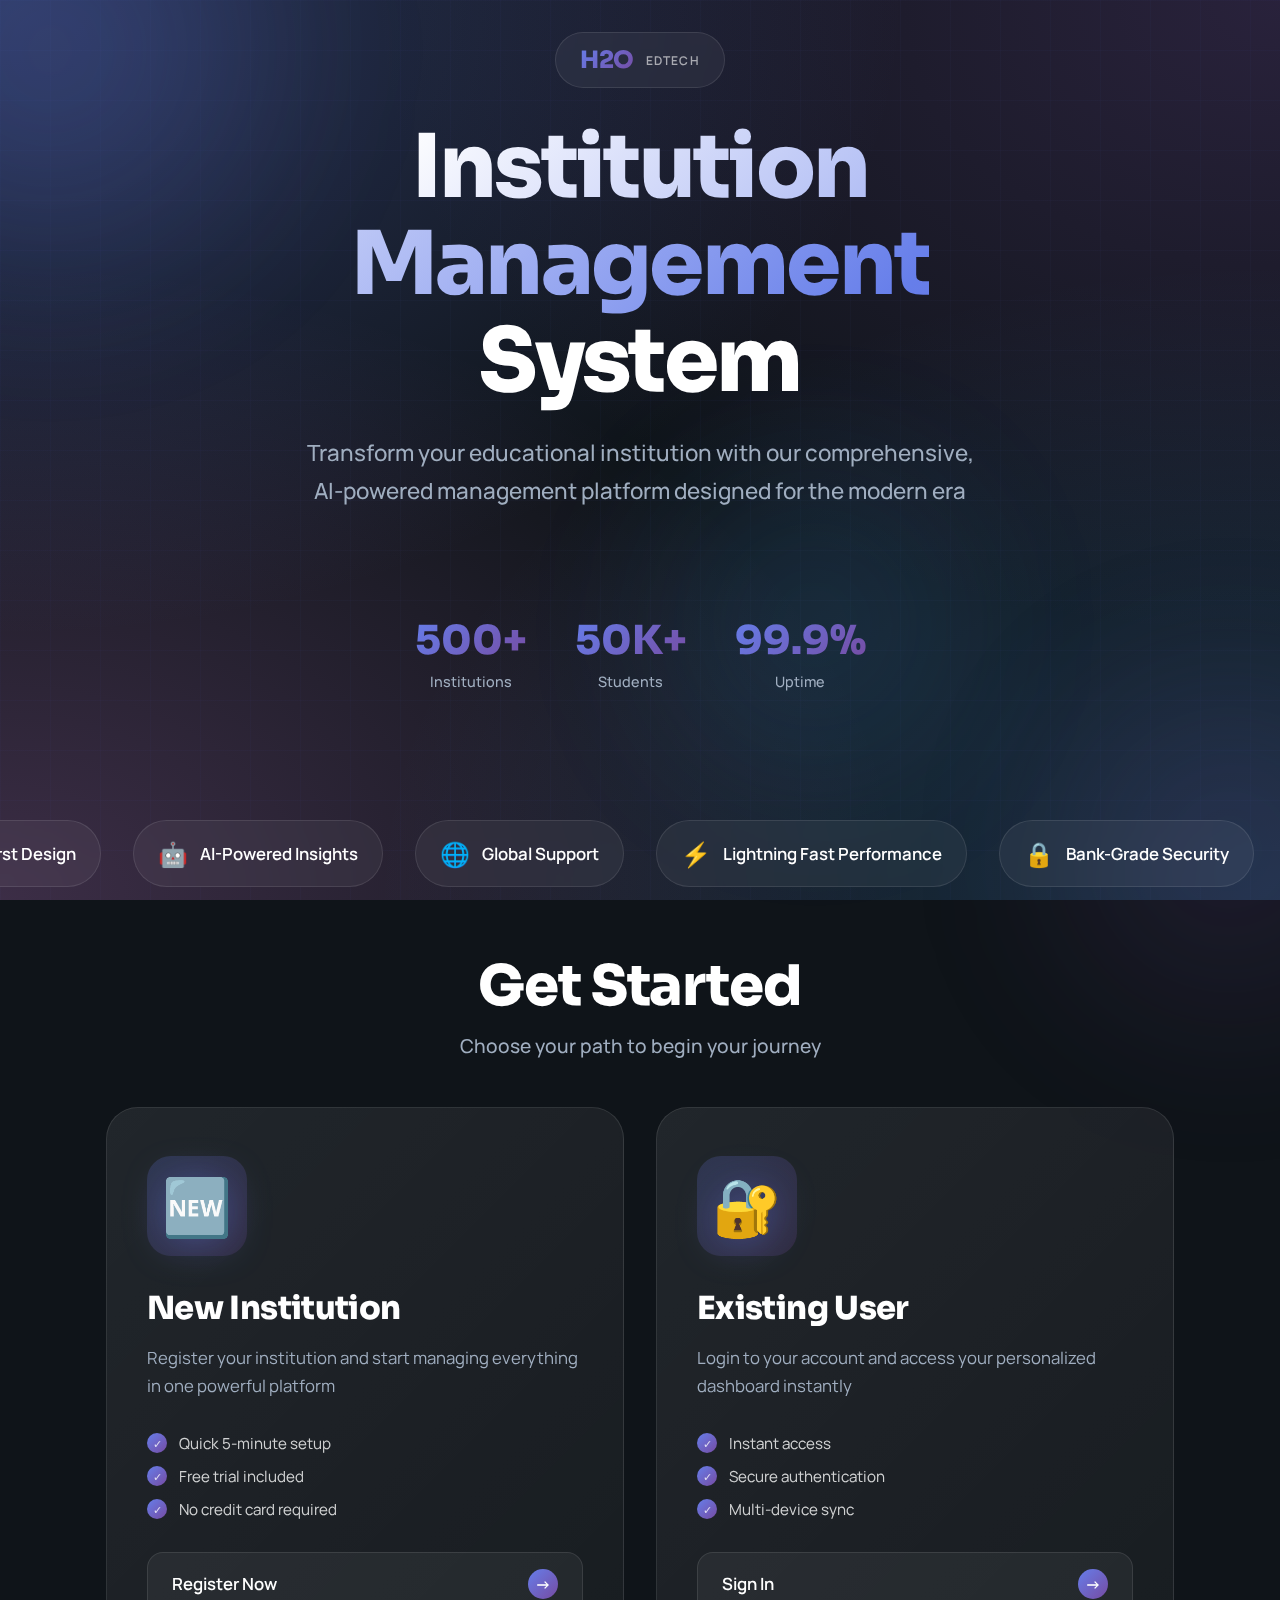
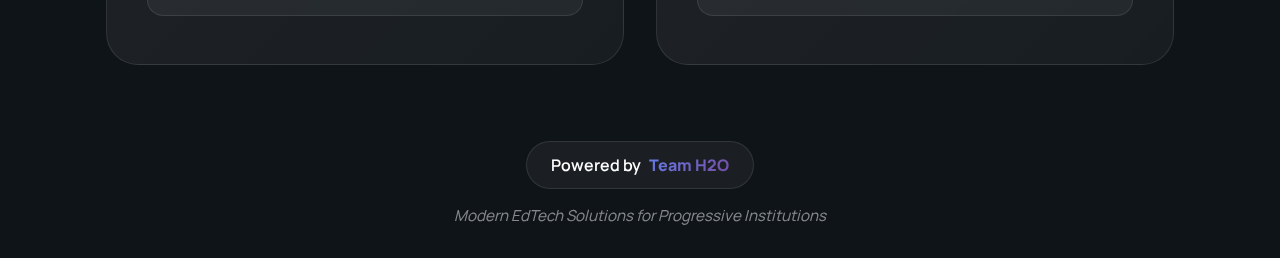
<file: index.html>
<!DOCTYPE html>
<html lang="en">
<head>
    <meta charset="UTF-8">
    <meta name="viewport" content="width=device-width, initial-scale=1.0">
    <meta name="description" content="Institution Management System - Modern EdTech Solution by Team H2O">
    <title>Institution Management System | Team H2O</title>
    
    <!-- Google Fonts - Premium Typography -->
    <link rel="preconnect" href="https://fonts.googleapis.com">
    <link rel="preconnect" href="https://fonts.gstatic.com" crossorigin>
    <link href="https://fonts.googleapis.com/css2?family=Sora:wght@300;400;600;700;800&family=Manrope:wght@400;500;600;700;800&display=swap" rel="stylesheet">
    
    <style>
        * {
            margin: 0;
            padding: 0;
            box-sizing: border-box;
        }

        :root {
            --primary: #667eea;
            --primary-dark: #5568d3;
            --secondary: #764ba2;
            --accent: #f093fb;
            --accent-2: #4facfe;
            --dark: #0f1419;
            --dark-lighter: #1a1f2e;
            --text-primary: #ffffff;
            --text-secondary: #a0aec0;
        }

        body {
            font-family: 'Manrope', sans-serif;
            background: var(--dark);
            color: var(--text-primary);
            overflow-x: hidden;
            position: relative;
            min-height: 100vh;
        }

        /* Dynamic Mesh Gradient Background */
        .mesh-background {
            position: fixed;
            top: 0;
            left: 0;
            width: 100%;
            height: 100%;
            z-index: 0;
            background: 
                radial-gradient(at 0% 0%, rgba(102, 126, 234, 0.3) 0px, transparent 50%),
                radial-gradient(at 100% 0%, rgba(118, 75, 162, 0.25) 0px, transparent 50%),
                radial-gradient(at 100% 100%, rgba(79, 172, 254, 0.2) 0px, transparent 50%),
                radial-gradient(at 0% 100%, rgba(240, 147, 251, 0.2) 0px, transparent 50%),
                #0f1419;
            animation: meshMove 15s ease-in-out infinite;
        }

        @keyframes meshMove {
            0%, 100% { filter: hue-rotate(0deg) brightness(1); }
            50% { filter: hue-rotate(20deg) brightness(1.1); }
        }

        /* Animated Grid Overlay */
        .grid-overlay {
            position: fixed;
            top: 0;
            left: 0;
            width: 100%;
            height: 100%;
            z-index: 1;
            background-image: 
                linear-gradient(rgba(102, 126, 234, 0.03) 1px, transparent 1px),
                linear-gradient(90deg, rgba(102, 126, 234, 0.03) 1px, transparent 1px);
            background-size: 50px 50px;
            pointer-events: none;
            animation: gridScroll 20s linear infinite;
        }

        @keyframes gridScroll {
            0% { transform: translate(0, 0); }
            100% { transform: translate(50px, 50px); }
        }

        /* Orb Effects */
        .orb {
            position: fixed;
            border-radius: 50%;
            filter: blur(80px);
            opacity: 0.6;
            animation: float 20s ease-in-out infinite;
            pointer-events: none;
            z-index: 1;
        }

        .orb-1 {
            width: 500px;
            height: 500px;
            background: radial-gradient(circle, rgba(102, 126, 234, 0.4), transparent);
            top: -200px;
            left: -200px;
            animation-delay: 0s;
        }

        .orb-2 {
            width: 400px;
            height: 400px;
            background: radial-gradient(circle, rgba(118, 75, 162, 0.3), transparent);
            bottom: -150px;
            right: -150px;
            animation-delay: -10s;
        }

        .orb-3 {
            width: 350px;
            height: 350px;
            background: radial-gradient(circle, rgba(79, 172, 254, 0.25), transparent);
            top: 50%;
            left: 50%;
            animation-delay: -5s;
        }

        @keyframes float {
            0%, 100% { transform: translate(0, 0) scale(1); }
            25% { transform: translate(30px, -30px) scale(1.1); }
            50% { transform: translate(-20px, 20px) scale(0.9); }
            75% { transform: translate(40px, 10px) scale(1.05); }
        }

        /* Main Container */
        #landing-container {
            position: relative;
            z-index: 10;
            min-height: 100vh;
            display: flex;
            flex-direction: column;
            align-items: center;
            justify-content: center;
            padding: 2rem;
            animation: fadeIn 1.2s ease-out;
        }

        @keyframes fadeIn {
            from { opacity: 0; }
            to { opacity: 1; }
        }

        /* Modern Logo Badge */
        .logo-badge {
            display: inline-flex;
            align-items: center;
            gap: 0.75rem;
            padding: 0.75rem 1.5rem;
            background: rgba(255, 255, 255, 0.05);
            backdrop-filter: blur(10px);
            border: 1px solid rgba(255, 255, 255, 0.1);
            border-radius: 50px;
            margin-bottom: 2rem;
            animation: slideDown 0.8s ease-out;
            transition: all 0.3s ease;
        }

        .logo-badge:hover {
            background: rgba(255, 255, 255, 0.08);
            border-color: rgba(102, 126, 234, 0.3);
            transform: translateY(-2px);
        }

        @keyframes slideDown {
            from { opacity: 0; transform: translateY(-30px); }
            to { opacity: 1; transform: translateY(0); }
        }

        .logo-text {
            font-family: 'Sora', sans-serif;
            font-size: clamp(1.25rem, 4vw, 1.5rem);
            font-weight: 800;
            background: linear-gradient(135deg, #667eea 0%, #764ba2 100%);
            -webkit-background-clip: text;
            -webkit-text-fill-color: transparent;
            background-clip: text;
            letter-spacing: -0.02em;
        }

        .logo-badge-text {
            font-size: clamp(0.65rem, 2vw, 0.75rem);
            color: rgba(255, 255, 255, 0.6);
            text-transform: uppercase;
            letter-spacing: 0.1em;
            font-weight: 600;
        }

        /* Hero Section */
        .hero-section {
            text-align: center;
            max-width: 1000px;
            margin-bottom: clamp(2rem, 5vw, 4rem);
            width: 100%;
        }

        .hero-title {
            font-family: 'Sora', sans-serif;
            font-size: clamp(2rem, 7vw, 5.5rem);
            font-weight: 800;
            line-height: 1.1;
            margin-bottom: clamp(1rem, 3vw, 1.5rem);
            animation: slideUp 1s ease-out 0.2s backwards;
            letter-spacing: -0.03em;
        }

        @keyframes slideUp {
            from { opacity: 0; transform: translateY(40px); }
            to { opacity: 1; transform: translateY(0); }
        }

        .hero-title .gradient-text {
            background: linear-gradient(135deg, #ffffff 0%, #667eea 50%, #764ba2 100%);
            -webkit-background-clip: text;
            -webkit-text-fill-color: transparent;
            background-clip: text;
            background-size: 200% auto;
            animation: shimmer 3s linear infinite;
        }

        @keyframes shimmer {
            to { background-position: 200% center; }
        }

        .hero-subtitle {
            font-size: clamp(1rem, 2.5vw, 1.4rem);
            color: var(--text-secondary);
            line-height: 1.7;
            max-width: 700px;
            margin: 0 auto clamp(1.5rem, 4vw, 2.5rem);
            animation: slideUp 1s ease-out 0.4s backwards;
            font-weight: 500;
            padding: 0 1rem;
        }

        /* Stats Bar */
        .stats-bar {
            display: flex;
            justify-content: center;
            gap: clamp(1.5rem, 5vw, 3rem);
            margin-bottom: clamp(2rem, 5vw, 4rem);
            flex-wrap: wrap;
            animation: slideUp 1s ease-out 0.6s backwards;
            width: 100%;
        }

        .stat-item {
            text-align: center;
            min-width: 100px;
        }

        .stat-number {
            font-family: 'Sora', sans-serif;
            font-size: clamp(1.75rem, 5vw, 2.5rem);
            font-weight: 800;
            background: linear-gradient(135deg, #667eea 0%, #764ba2 100%);
            -webkit-background-clip: text;
            -webkit-text-fill-color: transparent;
            background-clip: text;
            display: block;
            margin-bottom: 0.25rem;
        }

        .stat-label {
            font-size: clamp(0.8rem, 2vw, 0.9rem);
            color: var(--text-secondary);
            font-weight: 500;
        }

        /* Card Grid */
        .cards-container {
            width: 100%;
            max-width: 1100px;
            animation: slideUp 1s ease-out 0.8s backwards;
            padding: 0 1rem;
        }

        .section-header {
            text-align: center;
            margin-bottom: clamp(2rem, 5vw, 3rem);
        }

        .section-title {
            font-family: 'Sora', sans-serif;
            font-size: clamp(1.75rem, 5vw, 3.5rem);
            font-weight: 800;
            margin-bottom: 0.75rem;
            letter-spacing: -0.02em;
        }

        .section-subtitle {
            font-size: clamp(1rem, 2.5vw, 1.2rem);
            color: var(--text-secondary);
            font-weight: 500;
        }

        /* Premium Action Cards */
        .cards-grid {
            display: grid;
            grid-template-columns: repeat(auto-fit, minmax(min(100%, 320px), 1fr));
            gap: clamp(1.5rem, 3vw, 2rem);
            perspective: 1000px;
        }

        .action-card {
            position: relative;
            background: linear-gradient(135deg, rgba(255, 255, 255, 0.08) 0%, rgba(255, 255, 255, 0.04) 100%);
            backdrop-filter: blur(20px);
            border: 1px solid rgba(255, 255, 255, 0.1);
            border-radius: clamp(20px, 4vw, 32px);
            padding: clamp(2rem, 5vw, 3rem) clamp(1.5rem, 4vw, 2.5rem);
            cursor: pointer;
            transition: all 0.5s cubic-bezier(0.23, 1, 0.32, 1);
            overflow: hidden;
            min-height: clamp(320px, 50vw, 380px);
            display: flex;
            flex-direction: column;
            transform-style: preserve-3d;
        }

        /* Animated Gradient Border */
        .action-card::before {
            content: '';
            position: absolute;
            inset: -2px;
            background: linear-gradient(135deg, var(--primary), var(--secondary), var(--accent));
            border-radius: clamp(20px, 4vw, 32px);
            opacity: 0;
            transition: opacity 0.5s ease;
            z-index: -1;
            background-size: 200% 200%;
            animation: gradientShift 3s ease infinite;
        }

        @keyframes gradientShift {
            0%, 100% { background-position: 0% 50%; }
            50% { background-position: 100% 50%; }
        }

        .action-card::after {
            content: '';
            position: absolute;
            inset: 0;
            background: linear-gradient(135deg, rgba(102, 126, 234, 0.2) 0%, rgba(118, 75, 162, 0.2) 100%);
            border-radius: clamp(20px, 4vw, 32px);
            opacity: 0;
            transition: opacity 0.5s ease;
        }

        .action-card:hover::before {
            opacity: 1;
        }

        .action-card:hover::after {
            opacity: 1;
        }

        /* Card Icon Container */
        .card-icon-container {
            position: relative;
            width: clamp(70px, 15vw, 100px);
            height: clamp(70px, 15vw, 100px);
            margin-bottom: clamp(1.5rem, 3vw, 2rem);
            display: flex;
            align-items: center;
            justify-content: center;
        }

        .icon-background {
            position: absolute;
            width: 100%;
            height: 100%;
            background: linear-gradient(135deg, rgba(102, 126, 234, 0.2) 0%, rgba(118, 75, 162, 0.2) 100%);
            border-radius: clamp(16px, 3vw, 24px);
            transition: all 0.5s ease;
        }

        .action-card:hover .icon-background {
            transform: rotate(10deg) scale(1.1);
            background: linear-gradient(135deg, rgba(102, 126, 234, 0.4) 0%, rgba(118, 75, 162, 0.4) 100%);
        }

        .card-icon {
            font-size: clamp(2.5rem, 7vw, 3.5rem);
            position: relative;
            z-index: 1;
            transition: transform 0.5s cubic-bezier(0.34, 1.56, 0.64, 1);
            filter: drop-shadow(0 4px 20px rgba(102, 126, 234, 0.4));
        }

        .action-card:hover .card-icon {
            transform: scale(1.15) translateY(-5px);
        }

        /* Card Content */
        .card-content {
            flex: 1;
            display: flex;
            flex-direction: column;
            position: relative;
            z-index: 2;
        }

        .card-title {
            font-family: 'Sora', sans-serif;
            font-size: clamp(1.5rem, 4vw, 2rem);
            font-weight: 800;
            margin-bottom: clamp(0.75rem, 2vw, 1rem);
            color: var(--text-primary);
            letter-spacing: -0.02em;
        }

        .card-description {
            font-size: clamp(0.95rem, 2.5vw, 1.05rem);
            color: var(--text-secondary);
            line-height: 1.7;
            margin-bottom: clamp(1.5rem, 3vw, 2rem);
            flex: 1;
        }

        .card-features {
            display: flex;
            flex-direction: column;
            gap: clamp(0.5rem, 1.5vw, 0.75rem);
            margin-bottom: clamp(1.5rem, 3vw, 2rem);
        }

        .feature-item {
            display: flex;
            align-items: center;
            gap: 0.75rem;
            color: rgba(255, 255, 255, 0.8);
            font-size: clamp(0.85rem, 2vw, 0.95rem);
        }

        .feature-check {
            width: 20px;
            height: 20px;
            background: linear-gradient(135deg, var(--primary), var(--secondary));
            border-radius: 50%;
            display: flex;
            align-items: center;
            justify-content: center;
            flex-shrink: 0;
            font-size: 0.7rem;
        }

        .card-button {
            display: flex;
            align-items: center;
            justify-content: space-between;
            padding: clamp(0.875rem, 2vw, 1rem) clamp(1.25rem, 3vw, 1.5rem);
            background: rgba(255, 255, 255, 0.05);
            border: 1px solid rgba(255, 255, 255, 0.1);
            border-radius: clamp(12px, 2vw, 16px);
            color: var(--text-primary);
            font-weight: 600;
            font-size: clamp(0.95rem, 2.5vw, 1.05rem);
            transition: all 0.3s ease;
        }

        .action-card:hover .card-button {
            background: rgba(102, 126, 234, 0.2);
            border-color: rgba(102, 126, 234, 0.3);
        }

        .button-arrow {
            width: clamp(28px, 6vw, 30px);
            height: clamp(28px, 6vw, 30px);
            background: linear-gradient(135deg, var(--primary), var(--secondary));
            border-radius: 50%;
            display: flex;
            align-items: center;
            justify-content: center;
            transition: transform 0.3s ease;
            font-size: clamp(0.9rem, 2vw, 1rem);
        }

        .action-card:hover .button-arrow {
            transform: translateX(5px) rotate(45deg);
        }

        /* Features Marquee */
        .features-marquee {
            margin: clamp(2rem, 5vw, 4rem) 0;
            overflow: hidden;
            position: relative;
        }

        .marquee-content {
            display: flex;
            gap: clamp(1rem, 3vw, 2rem);
            animation: marquee 30s linear infinite;
        }

        @keyframes marquee {
            0% { transform: translateX(0); }
            100% { transform: translateX(-50%); }
        }

        .marquee-item {
            display: flex;
            align-items: center;
            gap: 0.75rem;
            padding: clamp(0.75rem, 2vw, 1rem) clamp(1rem, 3vw, 1.5rem);
            background: rgba(255, 255, 255, 0.05);
            backdrop-filter: blur(10px);
            border: 1px solid rgba(255, 255, 255, 0.1);
            border-radius: 50px;
            white-space: nowrap;
            font-weight: 600;
            font-size: clamp(0.85rem, 2vw, 1.05rem);
        }

        .marquee-icon {
            font-size: clamp(1.25rem, 3vw, 1.5rem);
        }

        /* Footer */
        .footer {
            margin-top: clamp(3rem, 6vw, 5rem);
            text-align: center;
            animation: fadeIn 1s ease-out 1s backwards;
            padding: 0 1rem;
        }

        .footer-badge {
            display: inline-flex;
            align-items: center;
            gap: 0.5rem;
            padding: clamp(0.65rem, 2vw, 0.75rem) clamp(1.25rem, 3vw, 1.5rem);
            background: rgba(255, 255, 255, 0.05);
            backdrop-filter: blur(10px);
            border: 1px solid rgba(255, 255, 255, 0.1);
            border-radius: 50px;
            font-weight: 600;
            transition: all 0.3s ease;
            font-size: clamp(0.9rem, 2vw, 1rem);
        }

        .footer-badge:hover {
            background: rgba(255, 255, 255, 0.08);
            transform: translateY(-2px);
        }

        .team-name {
            background: linear-gradient(135deg, #667eea 0%, #764ba2 100%);
            -webkit-background-clip: text;
            -webkit-text-fill-color: transparent;
            background-clip: text;
            font-weight: 800;
        }

        .tagline {
            margin-top: 1rem;
            font-size: clamp(0.85rem, 2vw, 0.95rem);
            color: rgba(255, 255, 255, 0.5);
            font-style: italic;
            padding: 0 1rem;
        }

        /* Touch Device Optimizations */
        @media (hover: none) and (pointer: coarse) {
            .action-card:hover {
                transform: translateY(-8px);
            }

            .action-card:active {
                transform: translateY(-4px) scale(0.98);
            }
        }

        /* Responsive Breakpoints */
        @media (max-width: 1024px) {
            #landing-container {
                padding: 1.5rem;
            }

            .orb {
                filter: blur(60px);
            }
        }

        @media (max-width: 768px) {
            .cards-grid {
                grid-template-columns: 1fr;
                gap: 1.5rem;
            }

            .stats-bar {
                gap: 1.5rem;
            }

            .action-card {
                min-height: 300px;
            }

            .features-marquee {
                margin: 2rem 0;
            }

            .marquee-content {
                gap: 1rem;
            }

            /* Disable 3D tilt on mobile */
            .action-card {
                transform-style: flat !important;
            }

            .action-card:hover {
                transform: translateY(-8px) !important;
            }

            .orb-1, .orb-3 {
                width: 300px;
                height: 300px;
                filter: blur(50px);
            }

            .orb-2 {
                width: 250px;
                height: 250px;
                filter: blur(50px);
            }
        }

        @media (max-width: 480px) {
            #landing-container {
                padding: 1rem;
            }

            .hero-section {
                margin-bottom: 2rem;
            }

            .action-card {
                padding: 2rem 1.5rem;
                min-height: 280px;
            }

            .card-features {
                gap: 0.5rem;
            }

            .stats-bar {
                gap: 1rem;
            }

            .stat-item {
                min-width: 80px;
            }

            .marquee-item {
                padding: 0.75rem 1rem;
                font-size: 0.9rem;
            }
        }

        /* Landscape Mobile */
        @media (max-width: 900px) and (max-height: 500px) {
            #landing-container {
                min-height: auto;
                padding: 2rem 1rem;
            }

            .hero-title {
                font-size: 2rem;
            }

            .stats-bar {
                margin-bottom: 2rem;
            }

            .features-marquee {
                display: none;
            }
        }

        /* Smooth Scroll */
        html {
            scroll-behavior: smooth;
        }
    </style>
</head>
<body>
    <!-- Dynamic Background -->
    <div class="mesh-background"></div>
    <div class="grid-overlay"></div>
    
    <!-- Floating Orbs -->
    <div class="orb orb-1"></div>
    <div class="orb orb-2"></div>
    <div class="orb orb-3"></div>

    <!-- Main Container -->
    <div id="landing-container">
        <!-- Logo Badge -->
        <div class="logo-badge">
            <span class="logo-text">H2O</span>
            <span class="logo-badge-text">EdTech</span>
        </div>

        <!-- Hero Section -->
        <div class="hero-section">
            <h1 class="hero-title">
                <span class="gradient-text">Institution Management</span><br>
                System
            </h1>
            <p class="hero-subtitle">
                Transform your educational institution with our comprehensive, AI-powered management platform designed for the modern era
            </p>
        </div>

        <!-- Stats Bar -->
        <div class="stats-bar">
            <div class="stat-item">
                <span class="stat-number">500+</span>
                <span class="stat-label">Institutions</span>
            </div>
            <div class="stat-item">
                <span class="stat-number">50K+</span>
                <span class="stat-label">Students</span>
            </div>
            <div class="stat-item">
                <span class="stat-number">99.9%</span>
                <span class="stat-label">Uptime</span>
            </div>
        </div>

        <!-- Features Marquee -->
        <div class="features-marquee">
            <div class="marquee-content">
                <div class="marquee-item">
                    <span class="marquee-icon">⚡</span>
                    <span>Lightning Fast Performance</span>
                </div>
                <div class="marquee-item">
                    <span class="marquee-icon">🔒</span>
                    <span>Bank-Grade Security</span>
                </div>
                <div class="marquee-item">
                    <span class="marquee-icon">☁️</span>
                    <span>Cloud-Native Architecture</span>
                </div>
                <div class="marquee-item">
                    <span class="marquee-icon">📱</span>
                    <span>Mobile-First Design</span>
                </div>
                <div class="marquee-item">
                    <span class="marquee-icon">🤖</span>
                    <span>AI-Powered Insights</span>
                </div>
                <div class="marquee-item">
                    <span class="marquee-icon">🌐</span>
                    <span>Global Support</span>
                </div>
                <!-- Duplicate for seamless loop -->
                <div class="marquee-item">
                    <span class="marquee-icon">⚡</span>
                    <span>Lightning Fast Performance</span>
                </div>
                <div class="marquee-item">
                    <span class="marquee-icon">🔒</span>
                    <span>Bank-Grade Security</span>
                </div>
                <div class="marquee-item">
                    <span class="marquee-icon">☁️</span>
                    <span>Cloud-Native Architecture</span>
                </div>
                <div class="marquee-item">
                    <span class="marquee-icon">📱</span>
                    <span>Mobile-First Design</span>
                </div>
                <div class="marquee-item">
                    <span class="marquee-icon">🤖</span>
                    <span>AI-Powered Insights</span>
                </div>
                <div class="marquee-item">
                    <span class="marquee-icon">🌐</span>
                    <span>Global Support</span>
                </div>
            </div>
        </div>

        <!-- Action Cards -->
        <div class="cards-container">
            <div class="section-header">
                <h2 class="section-title">Get Started</h2>
                <p class="section-subtitle">Choose your path to begin your journey</p>
            </div>

            <div class="cards-grid">
                <!-- New Institution Card -->
                <div class="action-card" onclick="goToRegister()">
                    <div class="card-icon-container">
                        <div class="icon-background"></div>
                        <div class="card-icon">🆕</div>
                    </div>
                    <div class="card-content">
                        <h3 class="card-title">New Institution</h3>
                        <p class="card-description">
                            Register your institution and start managing everything in one powerful platform
                        </p>
                        <div class="card-features">
                            <div class="feature-item">
                                <span class="feature-check">✓</span>
                                <span>Quick 5-minute setup</span>
                            </div>
                            <div class="feature-item">
                                <span class="feature-check">✓</span>
                                <span>Free trial included</span>
                            </div>
                            <div class="feature-item">
                                <span class="feature-check">✓</span>
                                <span>No credit card required</span>
                            </div>
                        </div>
                        <div class="card-button">
                            <span>Register Now</span>
                            <span class="button-arrow">→</span>
                        </div>
                    </div>
                </div>

                <!-- Existing User Card -->
                <div class="action-card" onclick="goToLogin()">
                    <div class="card-icon-container">
                        <div class="icon-background"></div>
                        <div class="card-icon">🔐</div>
                    </div>
                    <div class="card-content">
                        <h3 class="card-title">Existing User</h3>
                        <p class="card-description">
                            Login to your account and access your personalized dashboard instantly
                        </p>
                        <div class="card-features">
                            <div class="feature-item">
                                <span class="feature-check">✓</span>
                                <span>Instant access</span>
                            </div>
                            <div class="feature-item">
                                <span class="feature-check">✓</span>
                                <span>Secure authentication</span>
                            </div>
                            <div class="feature-item">
                                <span class="feature-check">✓</span>
                                <span>Multi-device sync</span>
                            </div>
                        </div>
                        <div class="card-button">
                            <span>Sign In</span>
                            <span class="button-arrow">→</span>
                        </div>
                    </div>
                </div>
            </div>
        </div>

        <!-- Footer -->
        <div class="footer">
            <div class="footer-badge">
                <span>Powered by</span>
                <span class="team-name">Team H2O</span>
            </div>
            <p class="tagline">Modern EdTech Solutions for Progressive Institutions</p>
        </div>
    </div>

    <!-- Scripts -->
    <script>
        // Smooth navigation with animation
        function goToRegister() {
            console.log('Navigating to register page...');
            document.getElementById('landing-container').style.animation = 'fadeOut 0.4s ease-out forwards';
            setTimeout(() => {
                window.location.href = 'register.html';
            }, 400);
        }

        function goToLogin() {
            console.log('Navigating to login page...');
            document.getElementById('landing-container').style.animation = 'fadeOut 0.4s ease-out forwards';
            setTimeout(() => {
                window.location.href = 'login.html';
            }, 400);
        }

        // Check authentication
        window.onload = function() {
            const token = localStorage.getItem('token');
            const userType = localStorage.getItem('userType');
            
            console.log('Checking authentication...', { token: !!token, userType });
            
            if (token) {
                if (userType === 'institution') {
                    console.log('Redirecting to institution dashboard...');
                    window.location.href = 'dashboard.html';
                } else if (userType === 'staff') {
                    console.log('Redirecting to staff dashboard...');
                    window.location.href = 'staff-dashboard.html';
                }
            }
        };

        // Keyboard shortcuts
        document.addEventListener('keydown', (e) => {
            if (e.key === '1') goToRegister();
            if (e.key === '2') goToLogin();
        });

        // 3D tilt effect on cards (desktop only)
        if (window.matchMedia('(min-width: 769px)').matches) {
            document.querySelectorAll('.action-card').forEach(card => {
                card.addEventListener('mousemove', (e) => {
                    const rect = card.getBoundingClientRect();
                    const x = e.clientX - rect.left;
                    const y = e.clientY - rect.top;
                    
                    const centerX = rect.width / 2;
                    const centerY = rect.height / 2;
                    
                    const rotateX = (y - centerY) / 20;
                    const rotateY = (centerX - x) / 20;
                    
                    card.style.transform = `
                        translateY(-12px) 
                        rotateX(${rotateX}deg) 
                        rotateY(${rotateY}deg)
                    `;
                });
                
                card.addEventListener('mouseleave', () => {
                    card.style.transform = '';
                });
            });
        }

        // Add fade out animation style
        const style = document.createElement('style');
        style.textContent = `
            @keyframes fadeOut {
                to { opacity: 0; transform: scale(0.95); }
            }
        `;
        document.head.appendChild(style);
    </script>
</body>
</html>
</file>
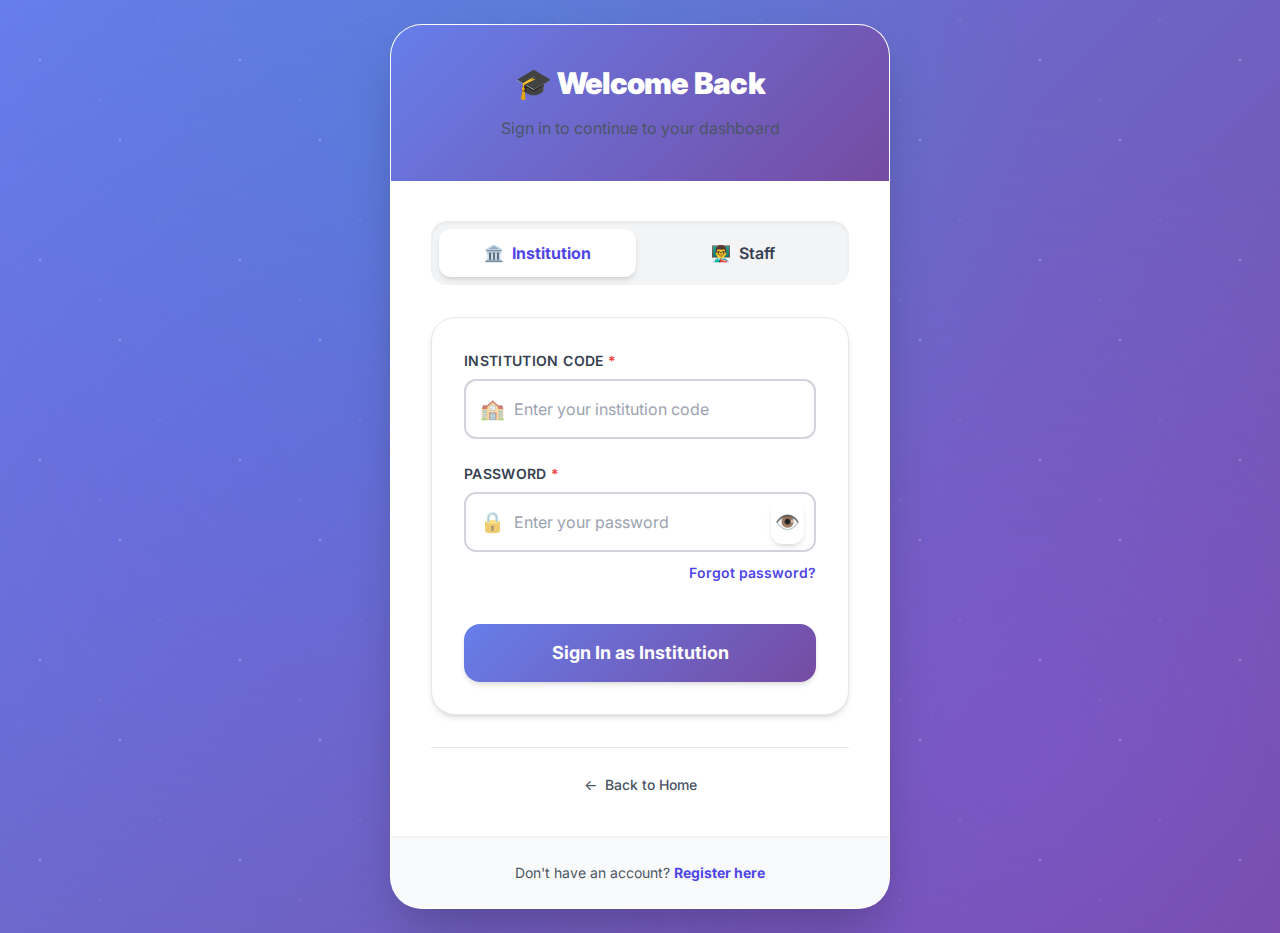
<file: basic-info.html>
<!DOCTYPE html>
<html lang="en">
<head>
    <meta charset="UTF-8">
    <meta name="viewport" content="width=device-width, initial-scale=1.0">
    <title>Part 1 - Basic Information</title>
    <link rel="preconnect" href="https://fonts.googleapis.com">
    <link rel="preconnect" href="https://fonts.gstatic.com" crossorigin>
    <link href="https://fonts.googleapis.com/css2?family=Inter:wght@300;400;600;700;800&display=swap" rel="stylesheet">
    <link rel="stylesheet" href="css/style.css">
</head>
<body>
    <div id="part1-container">
        <div id="header">
            <h1>PART 1: Basic Information Management</h1>
            <button onclick="window.location.href='dashboard.html'">Back to Dashboard</button>
            <button onclick="logout()">Logout</button>
        </div>
        
        <div id="loading" style="display:none;">Loading...</div>
        <div id="error-message" style="display:none; color:red;"></div>
        <div id="success-message" style="display:none; color:green;"></div>
        
        <!-- Section Navigation -->
        <div id="section-tabs">
            <button onclick="showSection('designations')" id="tab-designations">1. Designations</button>
            <button onclick="showSection('classes')" id="tab-classes">2. Classes</button>
            <button onclick="showSection('staff')" id="tab-staff">3. Staff</button>
            <button onclick="showSection('subjects')" id="tab-subjects">4. Subjects</button>
            <button onclick="showSection('students')" id="tab-students">5. Students</button>
            <button onclick="showSection('hierarchy')" id="tab-hierarchy">6. Hierarchy</button>
        </div>
        
        <hr>
        
        <!-- 1. DESIGNATIONS SECTION -->
        <div id="section-designations" class="section" style="display:none;">
            <h2>Designations Management</h2>
            <p><em>(Principal, Vice Principal, Director, Teacher, Coordinator, etc.)</em></p>
            
            <h3>Add New Designation</h3>
            <form id="add-designation-form">
                <label for="des-name">Designation Name: *</label>
                <input type="text" id="des-name" required>
                
                <label for="des-level">Level: (Optional, 1-10)</label>
                <input type="number" id="des-level" min="1" max="10">
                
                <button type="submit">Add Designation</button>
            </form>
            
            <h3>Existing Designations</h3>
            <table id="designations-table" border="1">
                <thead>
                    <tr>
                        <th>Name</th>
                        <th>Level</th>
                        <th>Staff Count</th>
                        <th>Actions</th>
                    </tr>
                </thead>
                <tbody></tbody>
            </table>
        </div>
        
        <!-- 2. CLASSES SECTION -->
        <div id="section-classes" class="section" style="display:none;">
            <h2>Classes Management</h2>
            
            <h3>Add New Class</h3>
            <form id="add-class-form">
                <label for="class-name">Class Name: *</label>
                <input type="text" id="class-name" required>
                
                <label for="class-nickname">Nick Name: (Optional)</label>
                <input type="text" id="class-nickname">
                
                <button type="submit">Add Class</button>
            </form>
            
            <h3>Existing Classes</h3>
            <table id="classes-table" border="1">
                <thead>
                    <tr>
                        <th>Class Name</th>
                        <th>Nick Name</th>
                        <th>Student Count</th>
                        <th>Assigned Subjects</th>
                        <th>Actions</th>
                    </tr>
                </thead>
                <tbody></tbody>
            </table>
        </div>
        
        <!-- 3. STAFF SECTION -->
        <div id="section-staff" class="section" style="display:none;">
            <h2>Staff Management</h2>
            
            <h3>Add New Staff Member</h3>
            <form id="add-staff-form">
                <label for="staff-name">Name: *</label>
                <input type="text" id="staff-name" required>
                
                <label for="staff-mobile">Mobile No: * (10 digits)</label>
                <input type="text" id="staff-mobile" maxlength="10" required>
                
                <label for="staff-designation">Designation: *</label>
                <select id="staff-designation" required></select>
                
                <button type="submit">Add Staff</button>
            </form>
            
            <h3>Existing Staff</h3>
            <table id="staff-table" border="1">
                <thead>
                    <tr>
                        <th>Name</th>
                        <th>Mobile No</th>
                        <th>Designation</th>
                        <th>Assigned Classes</th>
                        <th>Has Credentials</th>
                        <th>Actions</th>
                    </tr>
                </thead>
                <tbody></tbody>
            </table>
        </div>
        
        <!-- 4. SUBJECTS SECTION -->
        <div id="section-subjects" class="section" style="display:none;">
            <h2>Subjects Management</h2>
            
            <h3>Add New Subject</h3>
            <form id="add-subject-form">
                <label for="subject-name">Subject Name: *</label>
                <input type="text" id="subject-name" required>
                
                <button type="submit">Add Subject</button>
            </form>
            
            <h3>Existing Subjects</h3>
            <table id="subjects-table" border="1">
                <thead>
                    <tr>
                        <th>Subject Name</th>
                        <th>Actions</th>
                    </tr>
                </thead>
                <tbody></tbody>
            </table>
        </div>
        
        <!-- 5. STUDENTS SECTION -->
        <div id="section-students" class="section" style="display:none;">
            <h2>Students Management</h2>
            
            <h3>Upload Students (Excel File)</h3>
            <p><strong>Excel Format Required:</strong> Name | Father Name | Class | Mobile No (10 digits only)</p>
            <p><em>Note: Class should be mentioned same way as added in point-2 (Class Name or Nick Name)</em></p>
            
            <form id="bulk-upload-form">
                <label for="student-file">Select Excel File: *</label>
                <input type="file" id="student-file" accept=".xls,.xlsx" required>
                
                <button type="submit">Upload Students</button>
            </form>
            
            <h3>Add Individual Student</h3>
            <form id="add-student-form">
                <label for="student-name">Name: *</label>
                <input type="text" id="student-name" required>
                
                <label for="student-father">Father Name: *</label>
                <input type="text" id="student-father" required>
                
                <label for="student-class">Class: *</label>
                <select id="student-class" required></select>
                
                <label for="student-mobile">Mobile No: * (10 digits)</label>
                <input type="text" id="student-mobile" maxlength="10" required>
                
                <button type="submit">Add Student</button>
            </form>
            
            <h3>Search Students</h3>
            <div>
                <input type="text" id="search-student" placeholder="Search by name, father name, class, or mobile no">
                <button onclick="searchStudents()">Search</button>
                <button onclick="loadAllStudents()">Show All</button>
            </div>
            
            <h3>Existing Students</h3>
            <table id="students-table" border="1">
                <thead>
                    <tr>
                        <th>Name</th>
                        <th>Father Name</th>
                        <th>Class</th>
                        <th>Mobile No</th>
                        <th>Actions</th>
                    </tr>
                </thead>
                <tbody></tbody>
            </table>
        </div>
        
        <!-- 6. HIERARCHY SECTION -->
        <div id="section-hierarchy" class="section" style="display:none;">
            <h2>Hierarchy Setup</h2>
            <p><em>How many levels are there in your institutional hierarchy?</em></p>
            
            <form id="hierarchy-form">
                <label for="num-levels">Choose Number of Levels: (Max 10)</label>
                <select id="num-levels">
                    <option value="1">Level 1</option>
                    <option value="2">Level 2</option>
                    <option value="3">Level 3</option>
                    <option value="4">Level 4</option>
                    <option value="5">Level 5</option>
                    <option value="6">Level 6</option>
                    <option value="7">Level 7</option>
                    <option value="8">Level 8</option>
                    <option value="9">Level 9</option>
                    <option value="10">Level 10</option>
                </select>
                
                <button type="button" onclick="generateHierarchyLevels()">Generate Levels</button>
            </form>
            
            <div id="hierarchy-levels-container"></div>
            
            <button id="save-hierarchy-btn" onclick="saveHierarchy()" style="display:none;">Save Hierarchy</button>
            
            <h3>Current Hierarchy</h3>
            <div id="current-hierarchy"></div>
        </div>
    </div>

    <script src="js/utils.js"></script>
<script src="js/api.js"></script>
<script src="js/config-v2.js"></script>

    <script src="js/basic-info.js"></script>
</body>
</html>
</file>
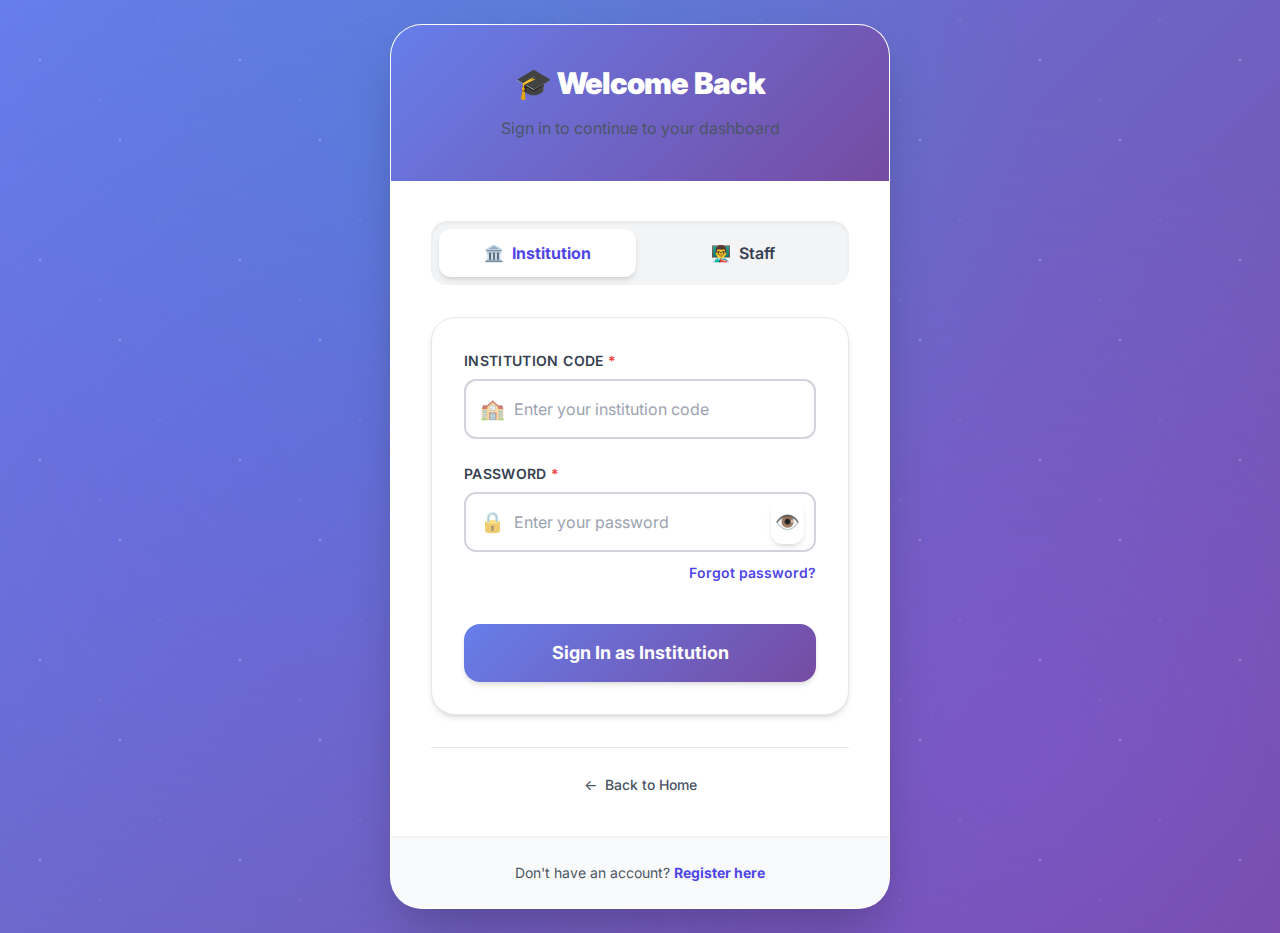
<file: credentials.html>
<!DOCTYPE html>
<html lang="en">
<head>
    <meta charset="UTF-8">
    <meta name="viewport" content="width=device-width, initial-scale=1.0">
    <title>Part 3 - Create Login Credentials</title>
    <link rel="preconnect" href="https://fonts.googleapis.com">
    <link rel="preconnect" href="https://fonts.gstatic.com" crossorigin>
    <link href="https://fonts.googleapis.com/css2?family=Inter:wght@300;400;600;700;800&display=swap" rel="stylesheet">
    <link rel="stylesheet" href="css/style.css">
</head>
<body>
    <div id="part3-container">
        <div id="header">
            <h1>PART 3: Creating Login ID & Password for Staff</h1>
            <button onclick="window.location.href='dashboard.html'">Back to Dashboard</button>
            <button onclick="logout()">Logout</button>
        </div>
        
        <div id="loading" style="display:none;">Loading...</div>
        <div id="error-message" style="display:none; color:red;"></div>
        <div id="success-message" style="display:none; color:green;"></div>
        
        <h2>Create Staff Login Credentials</h2>
        <p><em>For co-coordinator and above level (also applicable to class teacher and subject teacher)</em></p>
        
        <h3>Create New Login Credentials</h3>
        <form id="create-credential-form">
            <div>
                <label for="cred-staff">Choose Staff Name: *</label>
                <select id="cred-staff" required></select>
            </div>
            
            <div id="mobile-display-container" style="display:none;">
                <p><strong>Mobile Number:</strong> <span id="staff-mobile-display">-</span></p>
                <p><em>(Mobile number of 1st 10 digits will be the Login ID by default)</em></p>
            </div>
            
            <div>
                <label for="cred-password">Create Password: *</label>
                <input type="password" id="cred-password" required>
            </div>
            
            <div>
                <label for="cred-retype-password">Retype Password: *</label>
                <input type="password" id="cred-retype-password" required>
            </div>
            
            <div>
                <label for="cred-access-level">Access Level: *</label>
                <select id="cred-access-level" required>
                    <option value="">-- Select Access Level --</option>
                    <option value="teacher">Teacher</option>
                    <option value="coordinator">Coordinator</option>
                    <option value="admin">Admin</option>
                </select>
            </div>
            
            <div id="additional-access-container">
                <h4>ADDITIONAL Access:</h4>
                <label>Access to Classes:</label>
                <div>
                    <label>
                        <input type="checkbox" id="cred-all-classes" onchange="toggleCredAllClasses(this)">
                        All Classes
                    </label>
                </div>
                <div id="cred-classes-checkboxes"></div>
                <p><em>More than one option should be possible</em></p>
            </div>
            
            <button type="submit">Create Login Credentials</button>
        </form>
        
        <hr>
        
        <h3>Existing Staff Credentials</h3>
        <table id="credentials-table" border="1">
            <thead>
                <tr>
                    <th>Staff Name</th>
                    <th>Login ID (Mobile)</th>
                    <th>Access Level</th>
                    <th>Additional Access</th>
                    <th>Status</th>
                    <th>Last Login</th>
                    <th>Actions</th>
                </tr>
            </thead>
            <tbody></tbody>
        </table>
    </div>

   <script src="js/utils.js"></script>
<script src="js/api.js"></script>
<script src="js/config.js"></script>

    <script src="js/credentials.js"></script>
</body>
</html>
</file>
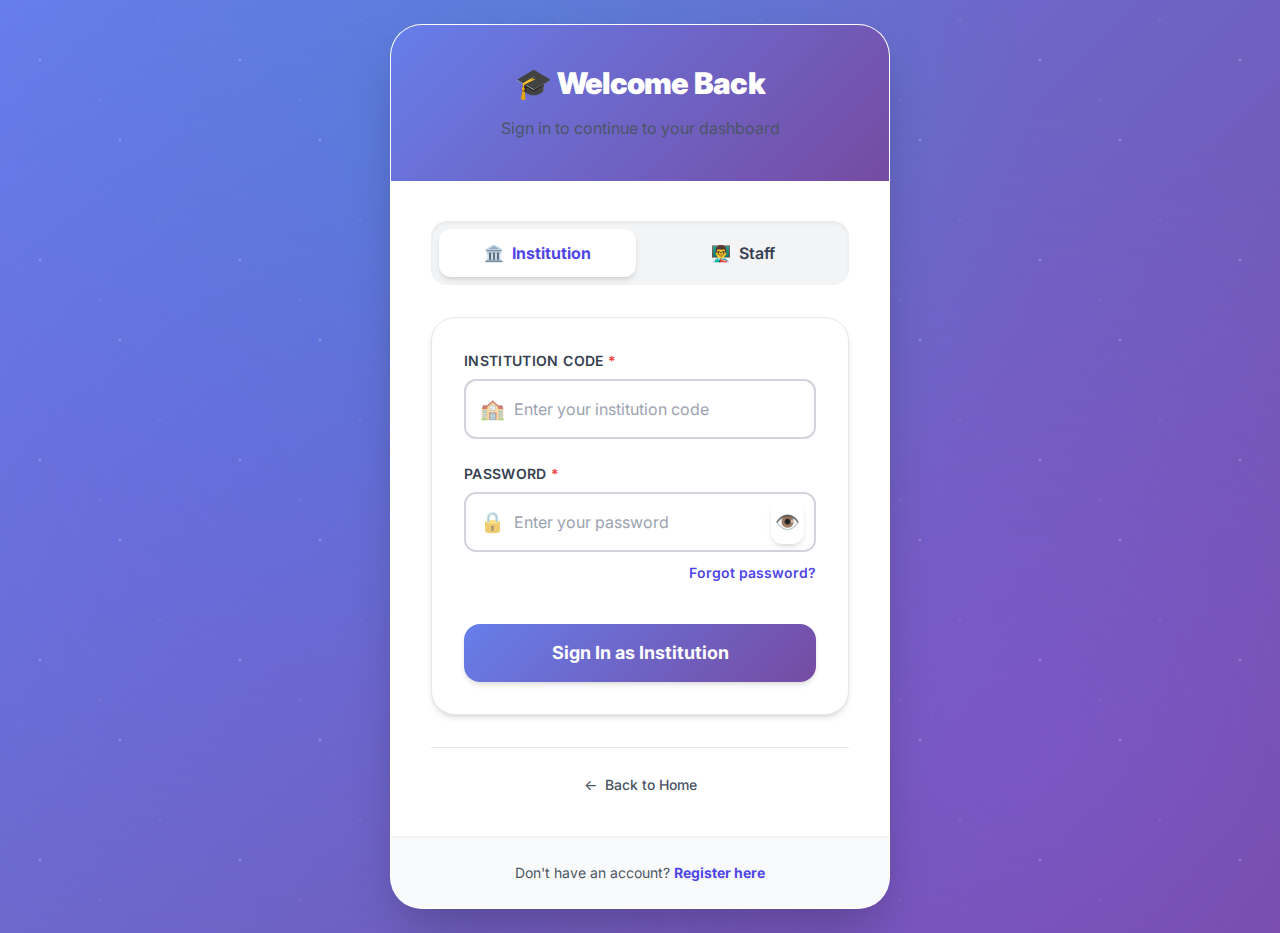
<file: dashboard.html>
<!DOCTYPE html>
<html lang="en">
<head>
    <meta charset="UTF-8">
    <meta name="viewport" content="width=device-width, initial-scale=1.0">
    <meta name="description" content="Institution Dashboard - IMS by Team H2O">
    <title>Dashboard | Institution Management System</title>
    
    <!-- Google Fonts -->
    <link rel="preconnect" href="https://fonts.googleapis.com">
    <link rel="preconnect" href="https://fonts.gstatic.com" crossorigin>
    <link href="https://fonts.googleapis.com/css2?family=Inter:wght@300;400;600;700;800;900&display=swap" rel="stylesheet">
    
    <!-- Stylesheet -->
    <link rel="stylesheet" href="css/style.css">
    
    <style>
        /* Dashboard Specific Styles */
        body {
            background: var(--gray-50);
        }

        #dashboard-container {
            min-height: 100vh;
            padding-bottom: var(--space-10);
        }

        /* Enhanced Header */
        #header {
            background: var(--gradient-primary);
            color: var(--white);
            padding: var(--space-6) var(--space-8);
            position: sticky;
            top: 0;
            z-index: var(--z-sticky);
            box-shadow: var(--shadow-xl);
            display: flex;
            justify-content: space-between;
            align-items: center;
            gap: var(--space-4);
        }

        #header h1 {
            margin: 0;
            font-size: clamp(1.5rem, 4vw, 2rem);
            background: none;
            -webkit-text-fill-color: var(--white);
            font-weight: 800;
        }

        #header button {
            background: rgba(255, 255, 255, 0.2);
            color: var(--white);
            border: 2px solid rgba(255, 255, 255, 0.3);
            padding: var(--space-3) var(--space-6);
            border-radius: var(--radius-full);
            font-weight: 600;
            font-size: var(--text-sm);
            cursor: pointer;
            transition: all var(--duration-200) var(--ease-out);
            backdrop-filter: blur(10px);
        }

        #header button:hover {
            background: rgba(255, 255, 255, 0.3);
            border-color: rgba(255, 255, 255, 0.5);
            transform: translateY(-2px);
        }

        /* Container */
        .container {
            max-width: 1400px;
            margin: 0 auto;
            padding: 0 var(--space-6);
        }

        /* Messages - Hidden by default */
        #loading,
        #error-message,
        #success-message {
            display: none !important;
            margin: var(--space-6) 0;
        }

        #loading.show,
        #error-message.show,
        #success-message.show {
            display: block !important;
        }

        /* Profile Section */
        #profile-section {
            background: linear-gradient(135deg, var(--white) 0%, var(--gray-50) 100%);
            border-radius: var(--radius-3xl);
            padding: var(--space-10);
            box-shadow: var(--shadow-lg);
            margin: var(--space-8) 0;
            border: 2px solid var(--gray-200);
            position: relative;
            overflow: hidden;
        }

        #profile-section::before {
            content: '';
            position: absolute;
            top: -50%;
            right: -50%;
            width: 100%;
            height: 100%;
            background: radial-gradient(circle, var(--primary-100) 0%, transparent 70%);
            opacity: 0.5;
        }

        #profile-section h2 {
            position: relative;
            z-index: 1;
            margin-bottom: var(--space-6);
            color: var(--gray-900);
            font-size: var(--text-3xl);
        }

        #logo-container {
            text-align: center;
            margin-bottom: var(--space-8);
            position: relative;
            z-index: 1;
        }

        #institution-logo {
            max-width: 200px;
            height: auto;
            border-radius: var(--radius-2xl);
            box-shadow: var(--shadow-xl);
            border: 4px solid var(--white);
            transition: transform var(--duration-300) var(--ease-out);
        }

        #institution-logo:hover {
            transform: scale(1.05) rotate(2deg);
        }

        #profile-details {
            position: relative;
            z-index: 1;
            display: grid;
            grid-template-columns: repeat(auto-fit, minmax(300px, 1fr));
            gap: var(--space-4);
        }

        #profile-details p {
            background: var(--white);
            padding: var(--space-5);
            border-radius: var(--radius-xl);
            border-left: 4px solid var(--primary-600);
            box-shadow: var(--shadow-sm);
            transition: all var(--duration-200) var(--ease-out);
            display: flex;
            justify-content: space-between;
            align-items: center;
            margin: 0;
        }

        #profile-details p:hover {
            transform: translateX(8px);
            box-shadow: var(--shadow-md);
            border-left-width: 6px;
        }

        #profile-details strong {
            color: var(--gray-700);
            font-weight: 700;
            font-size: var(--text-sm);
            text-transform: uppercase;
            letter-spacing: var(--tracking-wide);
        }

        #profile-details span {
            color: var(--gray-900);
            font-weight: 600;
            text-align: right;
        }

        /* Stats Section */
        #stats-section {
            margin: var(--space-10) 0;
        }

        #stats-section h2 {
            text-align: center;
            margin-bottom: var(--space-8);
            font-size: var(--text-4xl);
            background: var(--gradient-primary);
            -webkit-background-clip: text;
            -webkit-text-fill-color: transparent;
            background-clip: text;
        }

        #stats-grid {
            display: grid;
            grid-template-columns: repeat(auto-fit, minmax(250px, 1fr));
            gap: var(--space-6);
        }

        .stat-card {
            background: linear-gradient(135deg, var(--white) 0%, var(--gray-50) 100%);
            border-radius: var(--radius-2xl);
            padding: var(--space-8);
            text-align: center;
            box-shadow: var(--shadow-md);
            border: 2px solid var(--gray-200);
            transition: all var(--duration-300) var(--ease-out);
            position: relative;
            overflow: hidden;
            cursor: pointer;
        }

        .stat-card::before {
            content: '';
            position: absolute;
            top: 0;
            left: 0;
            right: 0;
            height: 5px;
            background: var(--gradient-primary);
        }

        .stat-card::after {
            content: '';
            position: absolute;
            inset: 0;
            background: radial-gradient(circle at top right, var(--primary-100), transparent 60%);
            opacity: 0;
            transition: opacity var(--duration-300) var(--ease-out);
        }

        .stat-card:hover {
            border-color: var(--primary-500);
            transform: translateY(-8px) scale(1.02);
            box-shadow: var(--shadow-2xl);
        }

        .stat-card:hover::after {
            opacity: 0.5;
        }

        .stat-card h3 {
            font-size: var(--text-xs);
            text-transform: uppercase;
            letter-spacing: var(--tracking-widest);
            color: var(--gray-600);
            font-weight: 700;
            margin-bottom: var(--space-3);
            position: relative;
            z-index: 1;
        }

        .stat-card p {
            font-size: clamp(2.5rem, 8vw, 3.5rem);
            font-weight: 900;
            background: var(--gradient-primary);
            -webkit-background-clip: text;
            -webkit-text-fill-color: transparent;
            background-clip: text;
            margin: 0;
            line-height: 1;
            position: relative;
            z-index: 1;
        }

        .stat-card small {
            display: block;
            margin-top: var(--space-3);
            color: var(--gray-500);
            font-size: var(--text-sm);
            font-weight: 500;
            position: relative;
            z-index: 1;
        }

        /* Navigation Section */
        #navigation-section {
            margin: var(--space-10) 0;
        }

        #navigation-section h2 {
            text-align: center;
            margin-bottom: var(--space-8);
            font-size: var(--text-4xl);
            color: var(--gray-900);
        }

        #nav-buttons {
            display: grid;
            grid-template-columns: repeat(auto-fit, minmax(320px, 1fr));
            gap: var(--space-8);
        }

        #nav-buttons button {
            padding: var(--space-10);
            text-align: left;
            background: linear-gradient(135deg, var(--white) 0%, var(--gray-50) 100%);
            border: 2px solid var(--gray-200);
            border-radius: var(--radius-3xl);
            transition: all var(--duration-300) var(--ease-out);
            position: relative;
            overflow: hidden;
            min-height: 220px;
            cursor: pointer;
            box-shadow: var(--shadow-lg);
            display: flex;
            flex-direction: column;
            justify-content: space-between;
        }

        #nav-buttons button::before {
            content: '';
            position: absolute;
            top: 0;
            left: 0;
            width: 100%;
            height: 100%;
            background: var(--gradient-glass);
            opacity: 0;
            transition: opacity var(--duration-300) var(--ease-out);
        }

        #nav-buttons button:hover {
            border-color: var(--primary-500);
            transform: translateY(-12px) scale(1.03);
            box-shadow: var(--shadow-2xl), var(--shadow-colored);
        }

        #nav-buttons button:hover::before {
            opacity: 1;
        }

        #nav-buttons button h3 {
            position: relative;
            z-index: 1;
            font-size: var(--text-3xl);
            margin-bottom: var(--space-4);
            background: var(--gradient-primary);
            -webkit-background-clip: text;
            -webkit-text-fill-color: transparent;
            background-clip: text;
            font-weight: 900;
        }

        #nav-buttons button p {
            position: relative;
            z-index: 1;
            color: var(--gray-700);
            font-weight: 600;
            margin-bottom: var(--space-3);
            font-size: var(--text-lg);
        }

        #nav-buttons button small {
            position: relative;
            z-index: 1;
            color: var(--gray-500);
            font-size: var(--text-sm);
            font-weight: 500;
        }

        /* Footer */
        .powered-by {
            text-align: center;
            margin-top: var(--space-16);
            padding: var(--space-8);
            color: var(--gray-500);
            font-size: var(--text-sm);
        }

        .powered-by strong {
            background: var(--gradient-primary);
            -webkit-background-clip: text;
            -webkit-text-fill-color: transparent;
            background-clip: text;
            font-weight: 800;
            font-size: var(--text-lg);
        }

        /* Mobile Responsive */
        @media (max-width: 768px) {
            #header {
                flex-direction: column;
                text-align: center;
                padding: var(--space-5);
            }

            #stats-grid {
                grid-template-columns: repeat(2, 1fr);
            }

            #nav-buttons {
                grid-template-columns: 1fr;
            }

            #profile-details {
                grid-template-columns: 1fr;
            }
        }

        @media (max-width: 480px) {
            #stats-grid {
                grid-template-columns: 1fr;
            }
        }

        /* Loading Animation */
        @keyframes pulse {
            0%, 100% { opacity: 1; }
            50% { opacity: 0.5; }
        }

        .loading-skeleton {
            background: linear-gradient(90deg, var(--gray-200) 25%, var(--gray-100) 50%, var(--gray-200) 75%);
            background-size: 200% 100%;
            animation: shimmer 1.5s infinite;
        }

        @keyframes shimmer {
            0% { background-position: 200% 0; }
            100% { background-position: -200% 0; }
        }
    </style>
</head>
<body>
    <div id="dashboard-container">
        <!-- Header -->
        <div id="header">
            <h1>📊 Institution Dashboard</h1>
            <button onclick="logout()">Logout</button>
        </div>

        <div class="container">
            <!-- Messages (Hidden by default) -->
            <div id="loading" style="display:none;">⏳ Loading dashboard...</div>
            <div id="error-message" style="display:none;"></div>
            <div id="success-message" style="display:none;"></div>

            <!-- Institution Profile Section -->
            <div id="profile-section">
                <h2>🏫 Institution Profile</h2>

                <div id="logo-container">
                    <img id="institution-logo" src="" alt="Institution Logo" style="display:none;">
                </div>

                <div id="profile-details">
                    <p>
                        <strong>Institution Code:</strong>
                        <span id="inst-code">-</span>
                    </p>
                    <p>
                        <strong>Name:</strong>
                        <span id="inst-name">-</span>
                    </p>
                    <p>
                        <strong>Type:</strong>
                        <span id="inst-type">-</span>
                    </p>
                    <p>
                        <strong>State:</strong>
                        <span id="inst-state">-</span>
                    </p>
                    <p>
                        <strong>District:</strong>
                        <span id="inst-district">-</span>
                    </p>
                    <p>
                        <strong>City:</strong>
                        <span id="inst-city">-</span>
                    </p>
                    <p>
                        <strong>Mobile 1:</strong>
                        <span id="inst-mobile1">-</span>
                    </p>
                    <p>
                        <strong>Mobile 2:</strong>
                        <span id="inst-mobile2">-</span>
                    </p>
                    <p>
                        <strong>Email:</strong>
                        <span id="inst-email">-</span>
                    </p>
                    <p>
                        <strong>Last Login:</strong>
                        <span id="inst-last-login">-</span>
                    </p>
                </div>
            </div>

            <hr>

            <!-- Statistics Section -->
            <div id="stats-section">
                <h2>📈 Quick Statistics</h2>
                <div id="stats-grid">
                    <div class="stat-card">
                        <h3>👥 Total Staff</h3>
                        <p id="stat-staff">0</p>
                        <small>Active staff members</small>
                    </div>
                    <div class="stat-card">
                        <h3>📚 Total Classes</h3>
                        <p id="stat-classes">0</p>
                        <small>Registered classes</small>
                    </div>
                    <div class="stat-card">
                        <h3>📖 Total Subjects</h3>
                        <p id="stat-subjects">0</p>
                        <small>Available subjects</small>
                    </div>
                    <div class="stat-card">
                        <h3>🎓 Total Students</h3>
                        <p id="stat-students">0</p>
                        <small>Enrolled students</small>
                    </div>
                </div>
            </div>

            <hr>

            <!-- Navigation to Parts -->
            <div id="navigation-section">
                <h2>🎯 Manage Your Institution</h2>

                <div id="nav-buttons">
                    <button onclick="goToPart1()">
                        <div>
                            <h3>📋 PART 1</h3>
                            <p>Basic Information</p>
                        </div>
                        <small>Designations, Classes, Staff, Subjects, Students, Hierarchy</small>
                    </button>

                    <button onclick="goToPart2()">
                        <div>
                            <h3>🔗 PART 2</h3>
                            <p>Mapping & Assignments</p>
                        </div>
                        <small>Assign Staff to Classes, Subjects to Classes, Teachers to Subjects</small>
                    </button>

                    <button onclick="goToPart3()">
                        <div>
                            <h3>🔑 PART 3</h3>
                            <p>Login Credentials</p>
                        </div>
                        <small>Create and manage staff login credentials</small>
                    </button>
                </div>
            </div>

            <!-- Footer -->
            <div class="powered-by">
                <p>Powered by <strong>Team H2O</strong></p>
                <p style="font-size: 0.75rem; opacity: 0.8;">Institution Management System</p>
            </div>
        </div>
    </div>

    <!-- Scripts -->
    <script src="js/config.js"></script>
    <script src="js/utils.js"></script>
    <script src="js/api.js"></script>
    <script src="js/dashboard.js"></script>
</body>
</html>
</file>
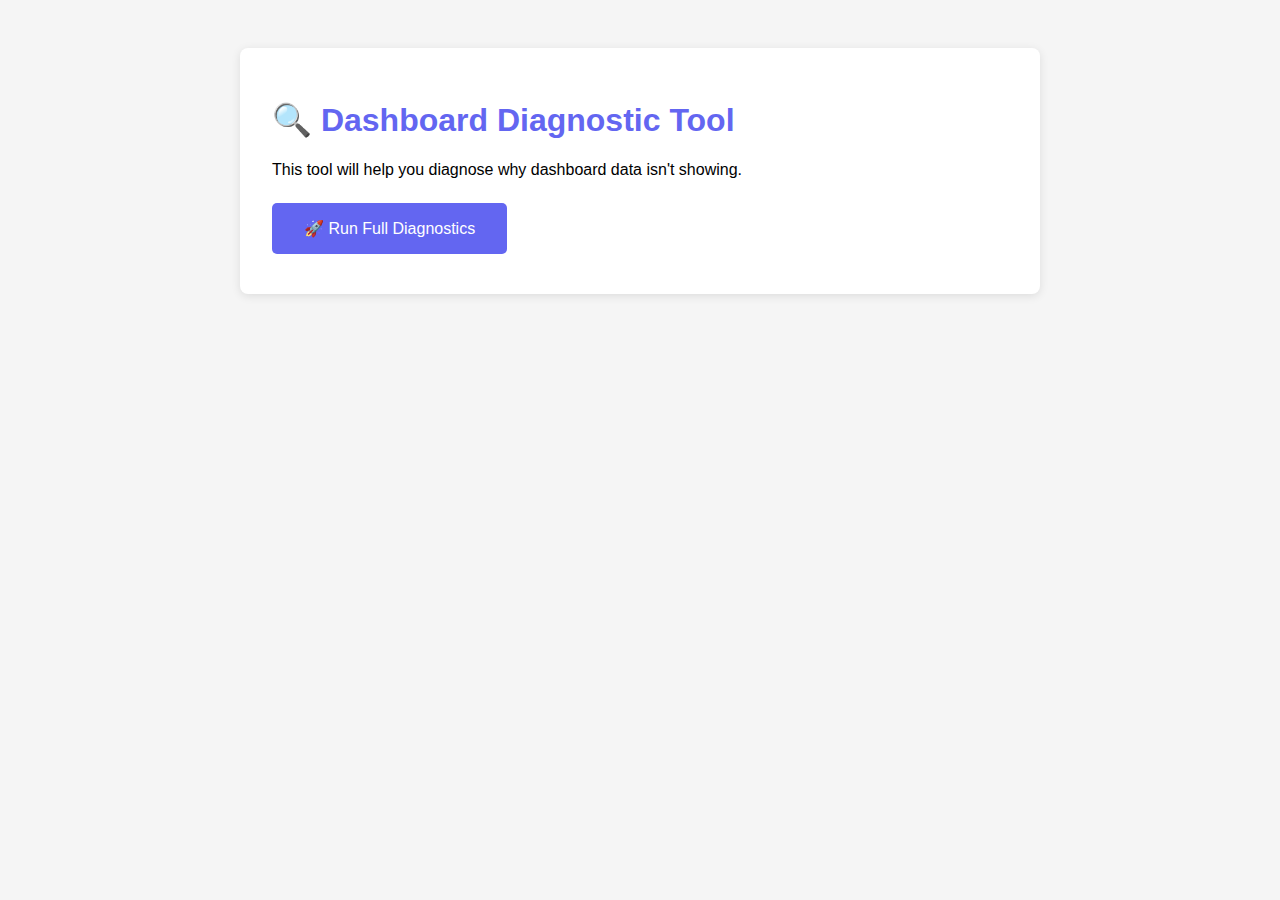
<file: diagnose.html>
<!DOCTYPE html>
<html lang="en">
<head>
    <meta charset="UTF-8">
    <meta name="viewport" content="width=device-width, initial-scale=1.0">
    <title>Dashboard Diagnostic Tool</title>
    <style>
        body {
            font-family: Arial, sans-serif;
            max-width: 800px;
            margin: 2rem auto;
            padding: 1rem;
            background: #f5f5f5;
        }
        .container {
            background: white;
            padding: 2rem;
            border-radius: 8px;
            box-shadow: 0 2px 10px rgba(0,0,0,0.1);
        }
        h1 {
            color: #6366f1;
        }
        button {
            background: #6366f1;
            color: white;
            border: none;
            padding: 1rem 2rem;
            border-radius: 5px;
            cursor: pointer;
            font-size: 1rem;
            margin: 0.5rem 0;
        }
        button:hover {
            background: #4f46e5;
        }
        .result {
            margin-top: 2rem;
            padding: 1rem;
            border-radius: 5px;
            font-family: monospace;
            font-size: 0.9rem;
        }
        .success {
            background: #d1fae5;
            border-left: 4px solid #10b981;
        }
        .error {
            background: #fee2e2;
            border-left: 4px solid #ef4444;
        }
        .warning {
            background: #fef3c7;
            border-left: 4px solid #f59e0b;
        }
        .info {
            background: #dbeafe;
            border-left: 4px solid #3b82f6;
        }
        pre {
            white-space: pre-wrap;
            word-wrap: break-word;
            background: #1f2937;
            color: #f3f4f6;
            padding: 1rem;
            border-radius: 5px;
            overflow-x: auto;
        }
        .test-item {
            margin: 1rem 0;
            padding: 1rem;
            border: 1px solid #e5e7eb;
            border-radius: 5px;
        }
    </style>
</head>
<body>
    <div class="container">
        <h1>🔍 Dashboard Diagnostic Tool</h1>
        <p>This tool will help you diagnose why dashboard data isn't showing.</p>
        
        <button onclick="runDiagnostics()">🚀 Run Full Diagnostics</button>
        
        <div id="results"></div>
    </div>

    <script>
        async function runDiagnostics() {
            const resultsDiv = document.getElementById('results');
            resultsDiv.innerHTML = '<h2>Running diagnostics...</h2>';
            
            let report = '';
            
            // Test 1: Check if logged in
            report += '<div class="test-item">';
            report += '<h3>Test 1: Authentication Check</h3>';
            const token = localStorage.getItem('token');
            const userType = localStorage.getItem('userType');
            
            if (token) {
                report += '<div class="result success">✅ Token found: ' + token.substring(0, 20) + '...</div>';
                report += '<div class="result info">📋 User Type: ' + userType + '</div>';
            } else {
                report += '<div class="result error">❌ No token found! Please login first.</div>';
                report += '<button onclick="window.location.href=\'login.html\'">Go to Login</button>';
                resultsDiv.innerHTML = report;
                return;
            }
            report += '</div>';
            
            // Test 2: Test API Connection
            report += '<div class="test-item">';
            report += '<h3>Test 2: API Connection</h3>';
            try {
                const response = await fetch('https://institution-backend.onrender.com/api/health');
                const data = await response.json();
                report += '<div class="result success">✅ Backend is online</div>';
                report += '<div class="result info">📊 Status: ' + data.status + '</div>';
            } catch (error) {
                report += '<div class="result error">❌ Cannot connect to backend: ' + error.message + '</div>';
            }
            report += '</div>';
            
            // Test 3: Fetch Profile Data
            report += '<div class="test-item">';
            report += '<h3>Test 3: Profile Data Fetch</h3>';
            try {
                const response = await fetch('https://institution-backend.onrender.com/api/institution/profile', {
                    headers: {
                        'Authorization': 'Bearer ' + token,
                        'Content-Type': 'application/json'
                    }
                });
                
                const data = await response.json();
                
                if (data.success) {
                    report += '<div class="result success">✅ API call successful</div>';
                    
                    // Test 4: Check Data Structure
                    report += '</div><div class="test-item">';
                    report += '<h3>Test 4: Data Structure Analysis</h3>';
                    
                    const address = data.data?.address;
                    const contacts = data.data?.contacts;
                    
                    // Check Address
                    if (address === undefined) {
                        report += '<div class="result error">❌ PROBLEM: address is undefined</div>';
                        report += '<div class="result warning">⚠️ Backend not returning address field</div>';
                    } else if (address === null) {
                        report += '<div class="result error">❌ PROBLEM: address is null</div>';
                        report += '<div class="result warning">⚠️ Address not saved in database</div>';
                    } else if (typeof address === 'string') {
                        report += '<div class="result error">❌ PROBLEM: address is a string, not object</div>';
                        report += '<div class="result warning">⚠️ Data saved incorrectly: ' + address + '</div>';
                    } else if (typeof address === 'object') {
                        report += '<div class="result success">✅ Address is an object</div>';
                        report += '<div class="result info">📍 State: ' + (address.state || 'MISSING') + '</div>';
                        report += '<div class="result info">📍 District: ' + (address.district || 'MISSING') + '</div>';
                        report += '<div class="result info">📍 City: ' + (address.city || 'MISSING') + '</div>';
                        
                        if (!address.state || !address.district) {
                            report += '<div class="result warning">⚠️ Address object exists but state/district are empty</div>';
                        }
                    }
                    
                    // Check Contacts
                    if (contacts === undefined) {
                        report += '<div class="result error">❌ PROBLEM: contacts is undefined</div>';
                        report += '<div class="result warning">⚠️ Backend not returning contacts field</div>';
                    } else if (contacts === null) {
                        report += '<div class="result error">❌ PROBLEM: contacts is null</div>';
                        report += '<div class="result warning">⚠️ Contacts not saved in database</div>';
                    } else if (typeof contacts === 'string') {
                        report += '<div class="result error">❌ PROBLEM: contacts is a string, not object</div>';
                        report += '<div class="result warning">⚠️ Data saved incorrectly: ' + contacts + '</div>';
                    } else if (typeof contacts === 'object') {
                        report += '<div class="result success">✅ Contacts is an object</div>';
                        report += '<div class="result info">📞 Mobile 1: ' + (contacts.mobile1 || 'MISSING') + '</div>';
                        report += '<div class="result info">📞 Mobile 2: ' + (contacts.mobile2 || 'MISSING') + '</div>';
                        report += '<div class="result info">📧 Email: ' + (contacts.email || 'MISSING') + '</div>';
                        
                        if (!contacts.mobile1 || !contacts.email) {
                            report += '<div class="result warning">⚠️ Contacts object exists but mobile1/email are empty</div>';
                        }
                    }
                    
                    // Show Full Response
                    report += '</div><div class="test-item">';
                    report += '<h3>Test 5: Full API Response</h3>';
                    report += '<pre>' + JSON.stringify(data, null, 2) + '</pre>';
                    
                    // Diagnosis
                    report += '</div><div class="test-item">';
                    report += '<h3>🎯 Diagnosis & Solution</h3>';
                    
                    if (address === null || address === undefined) {
                        report += '<div class="result error">';
                        report += '<h4>❌ Problem: Address data missing from database</h4>';
                        report += '<p><strong>Solution:</strong></p>';
                        report += '<ol>';
                        report += '<li>Use the update page to add address data</li>';
                        report += '<li>Or re-register with complete data</li>';
                        report += '</ol>';
                        report += '<button onclick="window.location.href=\'update-institution.html\'">Go to Update Page</button>';
                        report += '</div>';
                    }
                    
                    if (contacts === null || contacts === undefined) {
                        report += '<div class="result error">';
                        report += '<h4>❌ Problem: Contacts data missing from database</h4>';
                        report += '<p><strong>Solution:</strong></p>';
                        report += '<ol>';
                        report += '<li>Update backend PUT route to accept contacts</li>';
                        report += '<li>Use the update page to add contact data</li>';
                        report += '</ol>';
                        report += '<button onclick="window.location.href=\'update-institution.html\'">Go to Update Page</button>';
                        report += '</div>';
                    }
                    
                    if (typeof address === 'string' || typeof contacts === 'string') {
                        report += '<div class="result error">';
                        report += '<h4>❌ Problem: Data saved as strings instead of objects</h4>';
                        report += '<p><strong>Solution:</strong></p>';
                        report += '<ol>';
                        report += '<li>Update backend registration controller to parse JSON</li>';
                        report += '<li>Re-register institution</li>';
                        report += '</ol>';
                        report += '</div>';
                    }
                    
                    if (typeof address === 'object' && address && typeof contacts === 'object' && contacts) {
                        if (address.state && address.district && contacts.mobile1 && contacts.email) {
                            report += '<div class="result success">';
                            report += '<h4>✅ All data is correct!</h4>';
                            report += '<p>If dashboard still shows "-", the problem is in the frontend JavaScript.</p>';
                            report += '<p><strong>Solution:</strong> Update dashboard.js with better null checks.</p>';
                            report += '<button onclick="window.location.href=\'dashboard.html\'">Go to Dashboard</button>';
                            report += '</div>';
                        } else {
                            report += '<div class="result warning">';
                            report += '<h4>⚠️ Data structure is correct but some fields are empty</h4>';
                            report += '<p><strong>Solution:</strong> Use update page to fill in missing fields.</p>';
                            report += '<button onclick="window.location.href=\'update-institution.html\'">Go to Update Page</button>';
                            report += '</div>';
                        }
                    }
                    
                } else {
                    report += '<div class="result error">❌ API returned error: ' + data.message + '</div>';
                }
                
            } catch (error) {
                report += '<div class="result error">❌ Error fetching profile: ' + error.message + '</div>';
            }
            report += '</div>';
            
            resultsDiv.innerHTML = report;
        }
    </script>
</body>
</html>
</file>
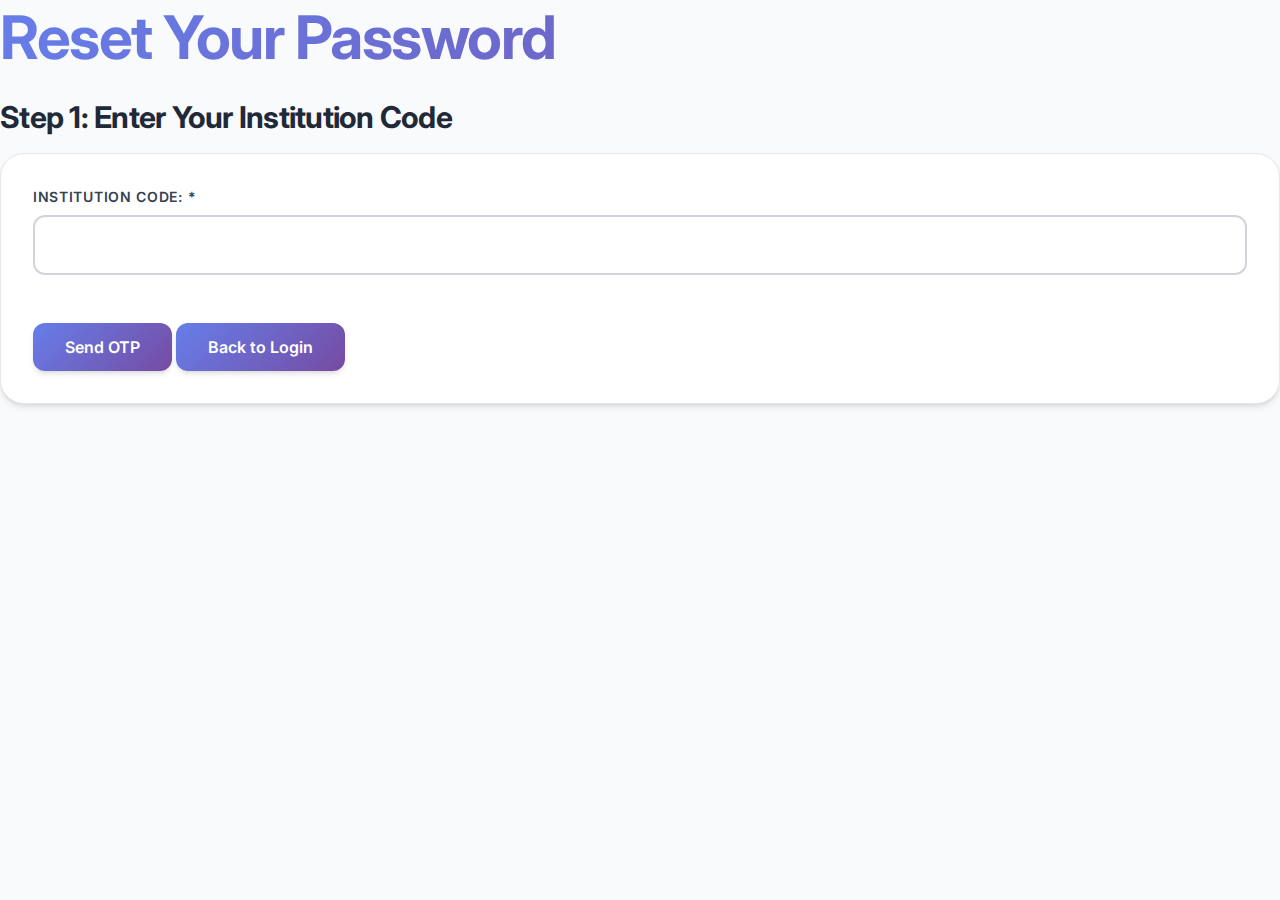
<file: forgot-password.html>
<!DOCTYPE html>
<html lang="en">
<head>
    <meta charset="UTF-8">
    <meta name="viewport" content="width=device-width, initial-scale=1.0">
    <title>Forgot Password</title>
     <link rel="preconnect" href="https://fonts.googleapis.com">
    <link rel="preconnect" href="https://fonts.gstatic.com" crossorigin>
    <link href="https://fonts.googleapis.com/css2?family=Inter:wght@300;400;600;700;800&display=swap" rel="stylesheet">
    <link rel="stylesheet" href="css/style.css"></head>


</head>
<body>
    <div id="forgot-password-container">
        <h1>Reset Your Password</h1>
        
        <div id="loading" style="display:none;">Loading...</div>
        <div id="error-message" style="display:none; color:red;"></div>
        <div id="success-message" style="display:none; color:green;"></div>
        
        <!-- Step 1: Enter Institution Code -->
        <div id="step1-container">
            <h3>Step 1: Enter Your Institution Code</h3>
            <form id="request-otp-form">
                <div>
                    <label for="institution-code">Institution Code: *</label>
                    <input type="text" id="institution-code" required>
                </div>
                
                <br>
                <button type="submit">Send OTP</button>
                <button type="button" onclick="window.location.href='login.html'">Back to Login</button>
            </form>
        </div>
        
        <!-- Step 2: Verify OTP and Reset Password -->
        <div id="step2-container" style="display:none;">
            <h3>Step 2: Verify OTP & Set New Password</h3>
            <p>OTP has been sent to your registered mobile and email.</p>
            
            <form id="reset-password-form">
                <div>
                    <label for="otp">Enter OTP: *</label>
                    <input type="text" id="otp" maxlength="6" required>
                </div>
                
                <div>
                    <label for="new-password">New Password: *</label>
                    <input type="password" id="new-password" required>
                </div>
                
                <div>
                    <label for="confirm-new-password">Confirm New Password: *</label>
                    <input type="password" id="confirm-new-password" required>
                </div>
                
                <br>
                <button type="submit">Reset Password</button>
            </form>
        </div>
    </div>

    <script src="js/config-v2.js"></script>
    <script src="js/api.js"></script>
    <script src="js/utils.js"></script>
    <script>
        let institutionCode = null;
        
        document.addEventListener('DOMContentLoaded', function() {
            // Handle request OTP form
            const requestForm = document.getElementById('request-otp-form');
            requestForm.addEventListener('submit', handleRequestOTP);
            
            // Handle reset password form
            const resetForm = document.getElementById('reset-password-form');
            resetForm.addEventListener('submit', handleResetPassword);
        });
        
        async function handleRequestOTP(e) {
            e.preventDefault();
            
            institutionCode = document.getElementById('institution-code').value.trim();
            
            if (!institutionCode) {
                showError('Please enter your institution code');
                return;
            }
            
            try {
                showLoading('Sending OTP...');
                
                const response = await apiPost(API_ENDPOINTS.FORGOT_PASSWORD, {
                    institutionCode: institutionCode
                }, false);
                
                hideLoading();
                
                if (response.success) {
                    showSuccess(response.message);
                    
                    // Show OTP for development
                    alert('OTP: ' + response.otp);
                    
                    // Show step 2
                    document.getElementById('step1-container').style.display = 'none';
                    document.getElementById('step2-container').style.display = 'block';
                }
                
            } catch (error) {
                hideLoading();
                showError(error.message);
            }
        }
        
        async function handleResetPassword(e) {
            e.preventDefault();
            
            const otp = document.getElementById('otp').value.trim();
            const newPassword = document.getElementById('new-password').value;
            const confirmPassword = document.getElementById('confirm-new-password').value;
            
            if (!otp || otp.length !== 6) {
                showError('Please enter a valid 6-digit OTP');
                return;
            }
            
            if (newPassword.length < 6) {
                showError('Password must be at least 6 characters long');
                return;
            }
            
            if (newPassword !== confirmPassword) {
                showError('Passwords do not match');
                return;
            }
            
            try {
                showLoading('Resetting password...');
                
                const response = await apiPost(API_ENDPOINTS.RESET_PASSWORD, {
                    institutionCode: institutionCode,
                    otp: otp,
                    newPassword: newPassword
                }, false);
                
                hideLoading();
                
                if (response.success) {
                    showSuccess(response.message);
                    
                    alert('Password reset successful! You can now login with your new password.');
                    
                    // Redirect to login
                    setTimeout(() => {
                        window.location.href = 'login.html';
                    }, 2000);
                }
                
            } catch (error) {
                hideLoading();
                showError(error.message);
            }
        }
    </script>
</body>
</html>
</file>
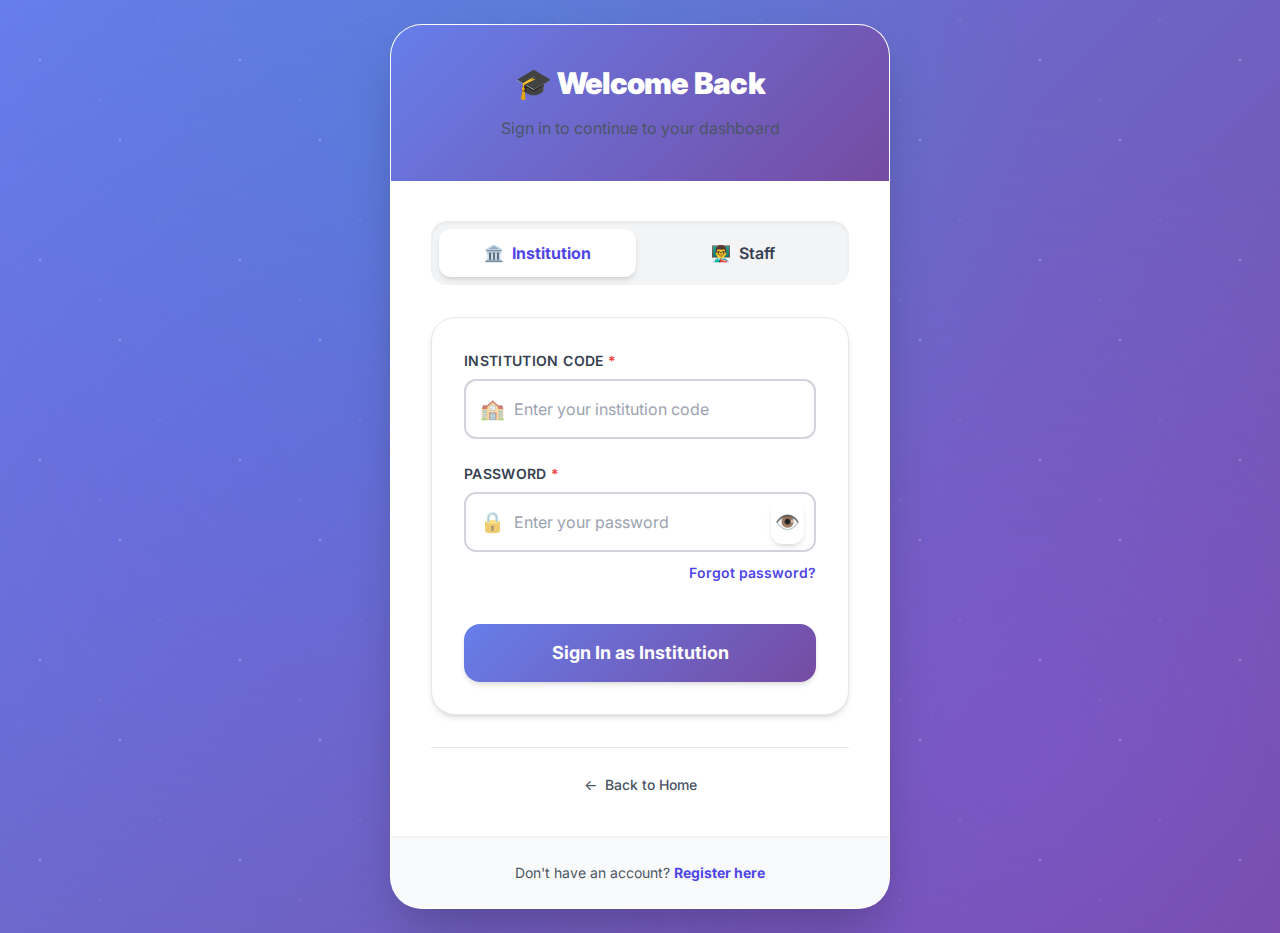
<file: login.html>
<!DOCTYPE html>
<html lang="en">
<head>
    <meta charset="UTF-8">
    <meta name="viewport" content="width=device-width, initial-scale=1.0">
    <meta name="description" content="Login - Institution Management System by Team H2O">
    <title>Login | Institution Management System</title>
    
    <!-- Google Fonts -->
    <link rel="preconnect" href="https://fonts.googleapis.com">
    <link rel="preconnect" href="https://fonts.gstatic.com" crossorigin>
    <link href="https://fonts.googleapis.com/css2?family=Inter:wght@300;400;600;700;800;900&display=swap" rel="stylesheet">
    
    <!-- Stylesheet -->
    <link rel="stylesheet" href="css/style.css">
    
    <style>
        /* Login Page Specific Styles */
        body {
            margin: 0;
            padding: 0;
            min-height: 100vh;
        }

        #login-container {
            min-height: 100vh;
            display: flex;
            align-items: center;
            justify-content: center;
            background: var(--gradient-primary);
            padding: var(--space-6);
            position: relative;
            overflow: hidden;
        }

        /* Animated Background */
        #login-container::before {
            content: '';
            position: absolute;
            inset: 0;
            background: 
                radial-gradient(circle at 20% 50%, rgba(99, 102, 241, 0.3) 0%, transparent 50%),
                radial-gradient(circle at 80% 80%, rgba(139, 92, 246, 0.3) 0%, transparent 50%),
                radial-gradient(circle at 40% 20%, rgba(6, 182, 212, 0.2) 0%, transparent 50%);
            animation: meshMove 15s ease-in-out infinite;
        }

        @keyframes meshMove {
            0%, 100% { transform: translate(0, 0); }
            33% { transform: translate(20px, -20px); }
            66% { transform: translate(-20px, 20px); }
        }

        /* Floating Particles */
        #login-container::after {
            content: '';
            position: absolute;
            inset: 0;
            background-image: 
                radial-gradient(2px 2px at 20% 30%, white, transparent),
                radial-gradient(2px 2px at 60% 70%, white, transparent),
                radial-gradient(1px 1px at 50% 50%, white, transparent),
                radial-gradient(1px 1px at 80% 10%, white, transparent);
            background-size: 200px 200px;
            animation: floatParticles 20s linear infinite;
            opacity: 0.3;
        }

        @keyframes floatParticles {
            from { transform: translateY(0); }
            to { transform: translateY(-200px); }
        }

        /* Login Card */
        .login-card {
            background: var(--white);
            border-radius: var(--radius-3xl);
            box-shadow: var(--shadow-2xl);
            max-width: 500px;
            width: 100%;
            position: relative;
            z-index: 1;
            overflow: hidden;
            animation: fadeInUp 0.8s var(--ease-out);
            border: 1px solid rgba(255, 255, 255, 0.2);
        }

        @keyframes fadeInUp {
            from {
                opacity: 0;
                transform: translateY(40px);
            }
            to {
                opacity: 1;
                transform: translateY(0);
            }
        }

        /* Header */
        .login-header {
            background: var(--gradient-primary);
            padding: var(--space-10);
            text-align: center;
            color: var(--white);
            position: relative;
        }

        .login-header h1 {
            font-size: var(--text-3xl);
            margin-bottom: var(--space-3);
            color: var(--white);
            -webkit-text-fill-color: var(--white);
            background: none;
            font-weight: 900;
        }

        .login-header p {
            opacity: 0.95;
            font-size: var(--text-base);
            margin: 0;
            font-weight: 400;
        }

        /* Body */
        .login-body {
            padding: var(--space-10);
        }

        /* Login Type Tabs */
        .login-type-tabs {
            display: grid;
            grid-template-columns: 1fr 1fr;
            gap: var(--space-2);
            background: var(--gray-100);
            padding: var(--space-2);
            border-radius: var(--radius-xl);
            margin-bottom: var(--space-8);
            box-shadow: var(--shadow-inner);
        }

        .login-type-tabs button {
            padding: var(--space-4) var(--space-6);
            background: transparent;
            color: var(--gray-700);
            border: none;
            border-radius: var(--radius-lg);
            font-weight: 600;
            font-size: var(--text-base);
            cursor: pointer;
            transition: all var(--duration-200) var(--ease-out);
            box-shadow: none;
            min-height: auto;
            display: flex;
            align-items: center;
            justify-content: center;
            gap: var(--space-2);
        }

        .login-type-tabs button.active {
            background: var(--white);
            color: var(--primary-600);
            box-shadow: var(--shadow-md);
            font-weight: 700;
        }

        @media (hover: hover) {
            .login-type-tabs button:hover:not(.active) {
                background: rgba(255, 255, 255, 0.5);
                color: var(--primary-600);
            }
        }

        /* Forms */
        .login-form {
            display: none;
        }

        .login-form.active {
            display: block;
            animation: fadeIn 0.4s var(--ease-out);
        }

        @keyframes fadeIn {
            from {
                opacity: 0;
                transform: translateY(10px);
            }
            to {
                opacity: 1;
                transform: translateY(0);
            }
        }

        .form-group {
            margin-bottom: var(--space-6);
        }

        .form-group label {
            display: block;
            font-weight: 600;
            color: var(--gray-700);
            margin-bottom: var(--space-2);
            font-size: var(--text-sm);
            text-transform: uppercase;
            letter-spacing: var(--tracking-wide);
        }

        .form-group .required {
            color: var(--error-500);
        }

        .input-with-icon {
            position: relative;
        }

        .input-with-icon input {
            padding-left: var(--space-12);
            width: 100%;
        }

        .input-icon {
            position: absolute;
            left: var(--space-4);
            top: 50%;
            transform: translateY(-50%);
            font-size: 1.25rem;
            opacity: 0.6;
            pointer-events: none;
        }

        /* Button */
        .btn-login {
            width: 100%;
            padding: var(--space-5);
            background: var(--gradient-primary);
            color: var(--white);
            border: none;
            border-radius: var(--radius-xl);
            font-weight: 700;
            font-size: var(--text-lg);
            cursor: pointer;
            transition: all var(--duration-300) var(--ease-out);
            box-shadow: var(--shadow-md);
            margin-top: var(--space-4);
            position: relative;
            overflow: hidden;
        }

        .btn-login::before {
            content: '';
            position: absolute;
            top: 0;
            left: -100%;
            width: 100%;
            height: 100%;
            background: linear-gradient(90deg, transparent, rgba(255, 255, 255, 0.3), transparent);
            transition: left var(--duration-500) var(--ease-out);
        }

        @media (hover: hover) {
            .btn-login:hover {
                transform: translateY(-2px);
                box-shadow: var(--shadow-xl), var(--shadow-colored);
            }

            .btn-login:hover::before {
                left: 100%;
            }
        }

        .btn-login:active {
            transform: translateY(0);
        }

        /* Forgot Password */
        .forgot-password {
            text-align: right;
            margin-top: var(--space-2);
        }

        .forgot-password a {
            color: var(--primary-600);
            font-size: var(--text-sm);
            text-decoration: none;
            font-weight: 600;
            transition: color var(--duration-200) var(--ease-out);
        }

        .forgot-password a:hover {
            color: var(--primary-700);
            text-decoration: underline;
        }

        /* Footer */
        .login-footer {
            text-align: center;
            padding: var(--space-6) var(--space-10);
            border-top: 2px solid var(--gray-100);
            background: var(--gray-50);
        }

        .login-footer p {
            margin: 0;
            font-size: var(--text-sm);
            color: var(--gray-600);
        }

        .login-footer a {
            color: var(--primary-600);
            font-weight: 700;
            text-decoration: none;
            transition: color var(--duration-200) var(--ease-out);
        }

        .login-footer a:hover {
            color: var(--primary-700);
            text-decoration: underline;
        }

        /* Messages */
        .message-box {
    padding: var(--space-4) var(--space-6);
    border-radius: var(--radius-lg);
    margin-bottom: var(--space-6);
    font-size: var(--text-sm);
    font-weight: 600;
    display: none !important;  /* ← Add !important */
    align-items: center;
    gap: var(--space-2);
}

.message-box.show {
    display: flex !important;  /* ← Add !important */
    animation: slideInRight 0.4s var(--ease-bounce);
}

        @keyframes slideInRight {
            from {
                opacity: 0;
                transform: translateX(100px);
            }
            to {
                opacity: 1;
                transform: translateX(0);
            }
        }

        .message-box.error {
            background: linear-gradient(135deg, var(--error-50), var(--error-100));
            color: var(--error-700);
            border: 2px solid var(--error-500);
        }

        .message-box.success {
            background: linear-gradient(135deg, var(--success-50), var(--success-100));
            color: var(--success-700);
            border: 2px solid var(--success-500);
        }

        .message-box.loading {
            background: linear-gradient(135deg, var(--warning-50), var(--warning-100));
            color: var(--warning-700);
            border: 2px solid var(--warning-500);
        }

        /* Back Link */
        .back-link {
            text-align: center;
            margin-top: var(--space-6);
            padding-top: var(--space-6);
            border-top: 1px solid var(--gray-200);
        }

        .back-link a {
            color: var(--gray-600);
            font-size: var(--text-sm);
            text-decoration: none;
            display: inline-flex;
            align-items: center;
            gap: var(--space-2);
            transition: color var(--duration-200) var(--ease-out);
            font-weight: 500;
        }

        .back-link a:hover {
            color: var(--primary-600);
        }

        /* Mobile Responsive */
        @media (max-width: 640px) {
            #login-container {
                padding: var(--space-4);
            }

            .login-card {
                border-radius: var(--radius-2xl);
            }

            .login-header {
                padding: var(--space-8);
            }

            .login-header h1 {
                font-size: var(--text-2xl);
            }

            .login-body {
                padding: var(--space-6);
            }

            .login-footer {
                padding: var(--space-5) var(--space-6);
            }

            .login-type-tabs button {
                font-size: var(--text-sm);
                padding: var(--space-3) var(--space-4);
            }
        }
    </style>
</head>
<body>
    <div id="login-container">
        <div class="login-card">
            <!-- Header -->
            <div class="login-header">
                <h1>🎓 Welcome Back</h1>
                <p>Sign in to continue to your dashboard</p>
            </div>

            <!-- Body -->
            <div class="login-body">
                <!-- Messages -->
                <!-- Messages (HIDDEN BY DEFAULT) -->
<div id="loading" class="message-box loading" style="display: none;">
    ⏳ Loading...
</div>
<div id="error-message" class="message-box error" style="display: none;">
    ❌ Error message here
</div>
<div id="success-message" class="message-box success" style="display: none;">
    ✅ Success message here
</div>

                <!-- Login Type Tabs -->
                <div class="login-type-tabs">
                    <button onclick="showInstitutionLogin()" id="institution-btn" class="active">
                        <span>🏛️</span>
                        <span>Institution</span>
                    </button>
                    <button onclick="showStaffLogin()" id="staff-btn">
                        <span>👨‍🏫</span>
                        <span>Staff</span>
                    </button>
                </div>

                <!-- Institution Login Form -->
                <form id="institution-login-form" class="login-form active">
                    <div class="form-group">
                        <label for="inst-code">
                            Institution Code <span class="required">*</span>
                        </label>
                        <div class="input-with-icon">
                            <span class="input-icon">🏫</span>
                            <input 
                                type="text" 
                                id="inst-code" 
                                placeholder="Enter your institution code"
                                required
                                autocomplete="username"
                            >
                        </div>
                    </div>

                    <div class="form-group">
                        <label for="inst-password">
                            Password <span class="required">*</span>
                        </label>
                        <div class="input-with-icon">
                            <span class="input-icon">🔒</span>
                            <input 
                                type="password" 
                                id="inst-password" 
                                placeholder="Enter your password"
                                required
                                autocomplete="current-password"
                            >
                        </div>
                        <div class="forgot-password">
                            <a href="forgot-password.html">Forgot password?</a>
                        </div>
                    </div>

                    <button type="submit" class="btn-login">
                        Sign In as Institution
                    </button>
                </form>

                <!-- Staff Login Form -->
                <form id="staff-login-form" class="login-form">
                    <div class="form-group">
                        <label for="staff-loginid">
                            Login ID (Mobile) <span class="required">*</span>
                        </label>
                        <div class="input-with-icon">
                            <span class="input-icon">📱</span>
                            <input 
                                type="tel" 
                                id="staff-loginid" 
                                placeholder="Enter 10-digit mobile number"
                                maxlength="10"
                                required
                                autocomplete="username"
                            >
                        </div>
                    </div>

                    <div class="form-group">
                        <label for="staff-password">
                            Password <span class="required">*</span>
                        </label>
                        <div class="input-with-icon">
                            <span class="input-icon">🔒</span>
                            <input 
                                type="password" 
                                id="staff-password" 
                                placeholder="Enter your password"
                                required
                                autocomplete="current-password"
                            >
                        </div>
                    </div>

                    <button type="submit" class="btn-login">
                        Sign In as Staff
                    </button>
                </form>

                <!-- Back to Home -->
                <div class="back-link">
                    <a href="index.html">
                        <span>←</span>
                        <span>Back to Home</span>
                    </a>
                </div>
            </div>

            <!-- Footer -->
            <div class="login-footer">
                <p>Don't have an account? <a href="register.html">Register here</a></p>
            </div>
        </div>
    </div>

    <!-- Scripts -->
    <script src="js/config-v2.js"></script>
    <script src="js/utils.js"></script>
    <script src="js/api.js"></script>
    <script src="js/login.js"></script>
</body>
</html>
</file>
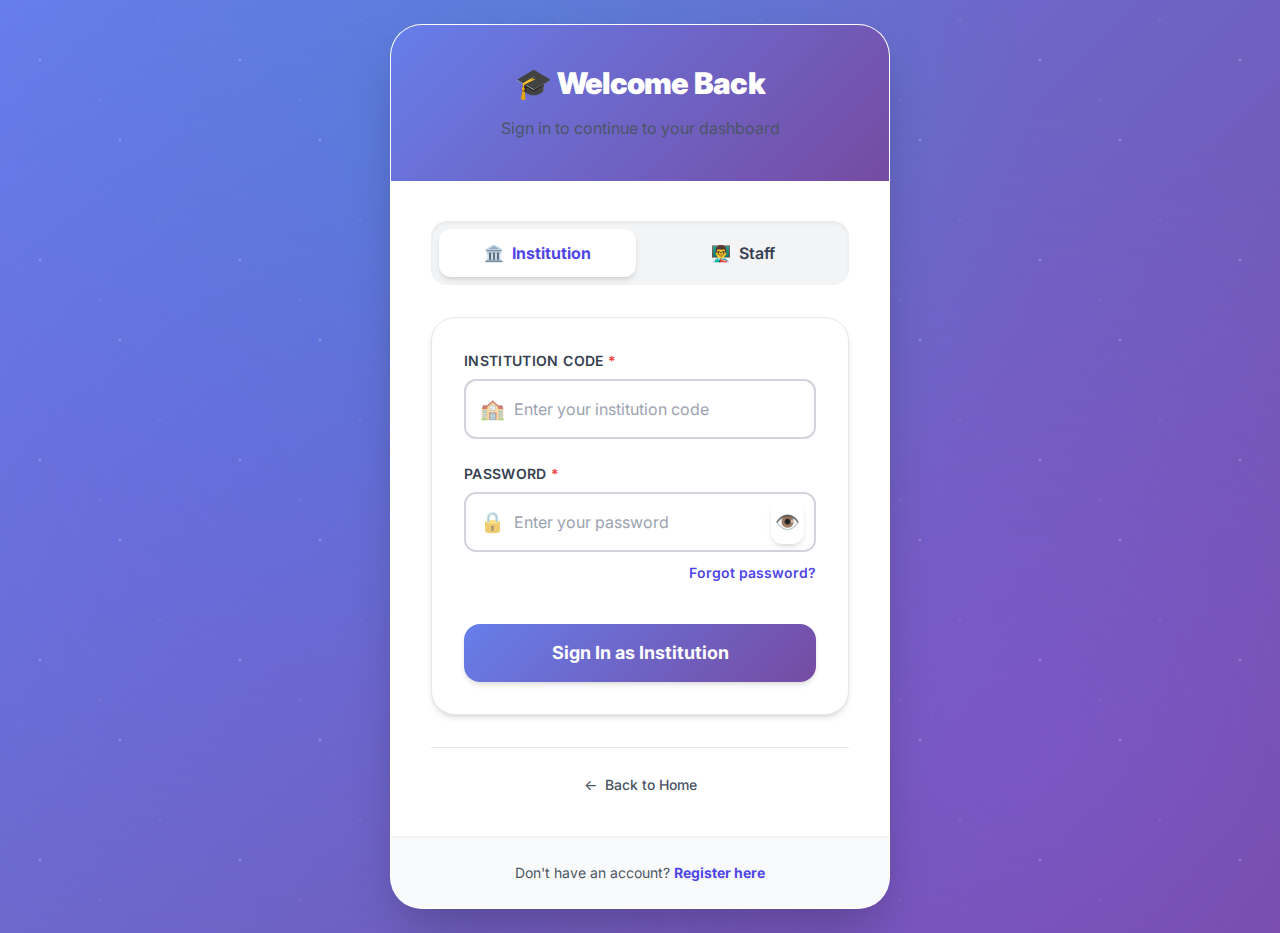
<file: part2-mapping.html>
<!DOCTYPE html>
<html lang="en">
<head>
    <meta charset="UTF-8">
    <meta name="viewport" content="width=device-width, initial-scale=1.0">
    <title>Part 2 - Mapping | IMS</title>
    
    <!-- Google Fonts -->
    <link rel="preconnect" href="https://fonts.googleapis.com">
    <link rel="preconnect" href="https://fonts.gstatic.com" crossorigin>
    <link href="https://fonts.googleapis.com/css2?family=Inter:wght@300;400;600;700;800;900&display=swap" rel="stylesheet">
    
    <!-- Stylesheet -->
    <link rel="stylesheet" href="css/style.css">
    
    <style>
        /* Part 2 Specific Styles */
        body {
            background: var(--gray-50);
        }

        #part2-container {
            min-height: 100vh;
            padding-bottom: var(--space-10);
        }

        /* Enhanced Header */
        #header {
            background: var(--gradient-primary);
            color: var(--white);
            padding: var(--space-6) var(--space-8);
            position: sticky;
            top: 0;
            z-index: var(--z-sticky);
            box-shadow: var(--shadow-xl);
            display: flex;
            justify-content: space-between;
            align-items: center;
            gap: var(--space-4);
            flex-wrap: wrap;
        }

        #header h1 {
            margin: 0;
            font-size: clamp(1.25rem, 4vw, 1.75rem);
            background: none;
            -webkit-text-fill-color: var(--white);
            font-weight: 800;
        }

        #header > div {
            display: flex;
            gap: var(--space-3);
            flex-wrap: wrap;
        }

        #header button {
            background: rgba(255, 255, 255, 0.2);
            color: var(--white);
            border: 2px solid rgba(255, 255, 255, 0.3);
            padding: var(--space-3) var(--space-5);
            border-radius: var(--radius-full);
            font-weight: 600;
            font-size: var(--text-sm);
            cursor: pointer;
            transition: all var(--duration-200) var(--ease-out);
            backdrop-filter: blur(10px);
            white-space: nowrap;
        }

        #header button:hover {
            background: rgba(255, 255, 255, 0.3);
            border-color: rgba(255, 255, 255, 0.5);
            transform: translateY(-2px);
        }

        /* Container */
        .container {
            max-width: 1400px;
            margin: 0 auto;
            padding: 0 var(--space-6);
        }

        /* Messages */
        #loading,
        #error-message,
        #success-message {
            display: none !important;
            margin: var(--space-6) 0;
            padding: var(--space-4) var(--space-6);
            border-radius: var(--radius-xl);
            font-weight: 600;
        }

        #loading.show { display: block !important; background: var(--warning-50); color: var(--warning-700); border: 2px solid var(--warning-500); }
        #error-message.show { display: block !important; background: var(--error-50); color: var(--error-700); border: 2px solid var(--error-500); }
        #success-message.show { display: block !important; background: var(--success-50); color: var(--success-700); border: 2px solid var(--success-500); }

        /* Section Tabs - Enhanced */
        #section-tabs {
            display: flex;
            gap: var(--space-3);
            background: var(--white);
            padding: var(--space-4);
            border-radius: var(--radius-2xl);
            box-shadow: var(--shadow-lg);
            margin: var(--space-8) 0;
            overflow-x: auto;
            -webkit-overflow-scrolling: touch;
            border: 2px solid var(--gray-200);
        }

        #section-tabs button {
            flex: 1;
            min-width: 200px;
            padding: var(--space-5) var(--space-6);
            background: var(--gray-100);
            color: var(--gray-700);
            border: 2px solid transparent;
            border-radius: var(--radius-xl);
            font-weight: 600;
            font-size: var(--text-sm);
            transition: all var(--duration-300) var(--ease-out);
            cursor: pointer;
            position: relative;
            text-align: center;
        }

        #section-tabs button::before {
            content: '';
            position: absolute;
            bottom: 0;
            left: 50%;
            transform: translateX(-50%) scaleX(0);
            width: 80%;
            height: 4px;
            background: var(--gradient-primary);
            border-radius: var(--radius-full);
            transition: transform var(--duration-300) var(--ease-out);
        }

        #section-tabs button:hover {
            background: var(--primary-100);
            color: var(--primary-700);
            transform: translateY(-4px);
        }

        #section-tabs button[style*="font-weight: bold"],
        #section-tabs button.active {
            background: var(--gradient-primary);
            color: var(--white);
            box-shadow: var(--shadow-md);
        }

        #section-tabs button[style*="font-weight: bold"]::before,
        #section-tabs button.active::before {
            transform: translateX(-50%) scaleX(1);
        }

        /* Mapping Section Container */
        .mapping-section {
            display: none;
            background: var(--white);
            border-radius: var(--radius-3xl);
            padding: var(--space-10);
            box-shadow: var(--shadow-lg);
            margin-bottom: var(--space-8);
            border: 2px solid var(--gray-200);
            animation: fadeInUp 0.4s ease-out;
        }

        .mapping-section h2 {
            color: var(--gray-900);
            font-size: var(--text-3xl);
            margin-bottom: var(--space-3);
            display: flex;
            align-items: center;
            gap: var(--space-3);
        }

        .mapping-section > p {
            color: var(--gray-600);
            margin-bottom: var(--space-8);
            font-size: var(--text-base);
            font-style: italic;
        }

        .mapping-section h3 {
            color: var(--primary-700);
            font-size: var(--text-xl);
            margin: var(--space-8) 0 var(--space-4) 0;
            padding-bottom: var(--space-3);
            border-bottom: 3px solid var(--primary-200);
        }

        /* Visual Mapping Indicator */
        .mapping-visual {
            display: flex;
            align-items: center;
            justify-content: center;
            gap: var(--space-6);
            padding: var(--space-8);
            background: linear-gradient(135deg, var(--primary-50), var(--secondary-50));
            border-radius: var(--radius-2xl);
            margin: var(--space-6) 0;
            border: 2px dashed var(--primary-300);
        }

        .mapping-item {
            background: var(--white);
            padding: var(--space-6);
            border-radius: var(--radius-xl);
            box-shadow: var(--shadow-md);
            min-width: 150px;
            text-align: center;
            font-weight: 700;
            color: var(--primary-700);
            border: 2px solid var(--primary-400);
        }

        .mapping-arrow {
            font-size: var(--text-4xl);
            color: var(--primary-600);
            animation: pulse 2s infinite;
        }

        @keyframes pulse {
            0%, 100% { opacity: 1; transform: scale(1); }
            50% { opacity: 0.7; transform: scale(1.1); }
        }

        /* Enhanced Forms */
        form {
            background: var(--gray-50);
            padding: var(--space-8);
            border-radius: var(--radius-2xl);
            border: 2px solid var(--gray-200);
            margin-bottom: var(--space-8);
            transition: all var(--duration-300) var(--ease-out);
        }

        form:hover {
            border-color: var(--primary-300);
            box-shadow: var(--shadow-md);
        }

        form > div {
            margin-bottom: var(--space-6);
        }

        label {
            display: block;
            font-weight: 600;
            color: var(--gray-700);
            margin-bottom: var(--space-2);
            font-size: var(--text-sm);
            text-transform: uppercase;
            letter-spacing: var(--tracking-wide);
        }

        select {
            width: 100%;
            padding: var(--space-4) var(--space-6);
            font-size: var(--text-base);
            font-family: inherit;
            color: var(--gray-900);
            background: var(--white);
            border: 2px solid var(--gray-300);
            border-radius: var(--radius-lg);
            transition: all var(--duration-200) var(--ease-out);
            cursor: pointer;
        }

        select:focus {
            outline: none;
            border-color: var(--primary-600);
            box-shadow: 0 0 0 4px var(--primary-100);
        }

        /* Checkbox Section */
        .checkbox-container {
            background: var(--white);
            padding: var(--space-6);
            border-radius: var(--radius-xl);
            border: 2px solid var(--gray-300);
            max-height: 300px;
            overflow-y: auto;
        }

        .checkbox-container label {
            display: flex;
            align-items: center;
            gap: var(--space-3);
            padding: var(--space-3) var(--space-4);
            margin-bottom: var(--space-2);
            border-radius: var(--radius-md);
            transition: all var(--duration-150) var(--ease-out);
            text-transform: none;
            font-weight: 500;
            letter-spacing: normal;
            cursor: pointer;
        }

        .checkbox-container label:hover {
            background: var(--primary-50);
            color: var(--primary-700);
        }

        .checkbox-container input[type="checkbox"] {
            width: 20px;
            height: 20px;
            cursor: pointer;
            accent-color: var(--primary-600);
        }

        /* All/Select All Checkbox */
        .select-all-checkbox {
            background: var(--primary-100);
            border: 2px solid var(--primary-400);
            font-weight: 700;
            color: var(--primary-800);
        }

        .select-all-checkbox:hover {
            background: var(--primary-200);
        }

        /* Enhanced Tables */
        .table-wrapper {
            width: 100%;
            overflow-x: auto;
            -webkit-overflow-scrolling: touch;
            margin: var(--space-8) 0;
            border-radius: var(--radius-2xl);
            box-shadow: var(--shadow-lg);
            border: 2px solid var(--gray-200);
        }

        table {
            width: 100%;
            min-width: 700px;
            background: var(--white);
            border-collapse: separate;
            border-spacing: 0;
        }

        thead {
            background: var(--gradient-primary);
            color: var(--white);
            position: sticky;
            top: 0;
            z-index: var(--z-10);
        }

        thead th {
            padding: var(--space-5) var(--space-6);
            text-align: left;
            font-weight: 700;
            text-transform: uppercase;
            letter-spacing: var(--tracking-wider);
            font-size: var(--text-sm);
            white-space: nowrap;
        }

        tbody tr {
            border-bottom: 1px solid var(--gray-200);
            transition: all var(--duration-200) var(--ease-out);
        }

        tbody tr:hover {
            background: var(--primary-50);
            transform: scale(1.01);
            box-shadow: var(--shadow-sm);
        }

        tbody td {
            padding: var(--space-5) var(--space-6);
            color: var(--gray-700);
            font-size: var(--text-sm);
        }

        tbody td button {
            padding: var(--space-2) var(--space-4);
            font-size: var(--text-xs);
            margin: 0 var(--space-1);
            min-height: auto;
        }

        /* Info Box */
        .info-box {
            background: linear-gradient(135deg, var(--info-50), var(--info-100));
            padding: var(--space-6);
            border-radius: var(--radius-xl);
            border-left: 4px solid var(--info-500);
            margin: var(--space-6) 0;
            color: var(--info-900);
            font-size: var(--text-sm);
        }

        .info-box strong {
            display: block;
            margin-bottom: var(--space-2);
            font-size: var(--text-base);
        }

        /* Responsive */
        @media (max-width: 768px) {
            #header {
                flex-direction: column;
                text-align: center;
                padding: var(--space-5);
            }

            #section-tabs {
                flex-direction: column;
            }

            #section-tabs button {
                min-width: auto;
            }

            .mapping-visual {
                flex-direction: column;
            }

            .mapping-section {
                padding: var(--space-6);
            }

            form {
                padding: var(--space-6);
            }
        }

        /* Animations */
        @keyframes fadeInUp {
            from {
                opacity: 0;
                transform: translateY(30px);
            }
            to {
                opacity: 1;
                transform: translateY(0);
            }
        }

        /* Conditional Display Helper */
        #ts-subjects-container {
            display: none;
            margin-top: var(--space-6);
        }

        #ts-subjects-container.show {
            display: block;
            animation: fadeInUp 0.3s ease-out;
        }
    </style>
</head>
<body>
    <div id="part2-container">
        <!-- Header -->
        <div id="header">
            <h1>🔗 PART 2: Mapping & Assignments</h1>
            <div>
                <button onclick="window.location.href='dashboard.html'">← Back to Dashboard</button>
                <button onclick="logout()">Logout</button>
            </div>
        </div>

        <div class="container">
            <!-- Messages -->
            <div id="loading" style="display:none;">⏳ Loading...</div>
            <div id="error-message" style="display:none;"></div>
            <div id="success-message" style="display:none;"></div>

            <!-- Section Navigation -->
            <div id="section-tabs">
                <button onclick="showMappingSection('staff-class')" id="tab-staff-class">
                    1️⃣ Staff → Classes
                </button>
                <button onclick="showMappingSection('class-subject')" id="tab-class-subject">
                    2️⃣ Classes → Subjects
                </button>
                <button onclick="showMappingSection('teacher-subject')" id="tab-teacher-subject">
                    3️⃣ Teachers → Subjects
                </button>
            </div>

            <!-- 1. ASSIGN STAFF TO CLASSES -->
            <div id="section-staff-class" class="mapping-section" style="display:none;">
                <h2>👥 Assign Staff to Classes</h2>
                <p>Assign designation and classes to staff members (except class teachers)</p>

                <!-- Visual Indicator -->
                <div class="mapping-visual">
                    <div class="mapping-item">👨‍🏫 Staff</div>
                    <div class="mapping-arrow">→</div>
                    <div class="mapping-item">🏆 Designation</div>
                    <div class="mapping-arrow">→</div>
                    <div class="mapping-item">📚 Classes</div>
                </div>

                <h3>➕ Assign Staff Member</h3>
                <form id="assign-staff-class-form">
                    <div>
                        <label for="sc-staff-name">Staff Name *</label>
                        <select id="sc-staff-name" required>
                            <option value="">-- Select Staff --</option>
                        </select>
                    </div>

                    <div>
                        <label for="sc-designation">Designation *</label>
                        <select id="sc-designation" required>
                            <option value="">-- Select Designation --</option>
                        </select>
                    </div>

                    <div>
                        <label>Assigned Classes *</label>
                        <div class="info-box">
                            <strong>💡 Tip:</strong>
                            Select "All Classes" or choose specific classes below
                        </div>
                        <div class="checkbox-container">
                            <label class="select-all-checkbox">
                                <input type="checkbox" id="sc-all-classes" onchange="toggleAllClasses(this)">
                                ✅ All Classes
                            </label>
                            <div id="sc-classes-checkboxes"></div>
                        </div>
                    </div>

                    <button type="submit">Assign Staff to Classes</button>
                </form>

                <h3>📊 Current Assignments</h3>
                <div class="table-wrapper">
                    <table id="staff-class-table">
                        <thead>
                            <tr>
                                <th>Staff Name</th>
                                <th>Designation</th>
                                <th>Assigned Classes</th>
                                <th>Actions</th>
                            </tr>
                        </thead>
                        <tbody></tbody>
                    </table>
                </div>
            </div>

            <!-- 2. ASSIGN SUBJECTS TO CLASSES -->
            <div id="section-class-subject" class="mapping-section" style="display:none;">
                <h2>📖 Assign Subjects to Classes</h2>
                <p>Choose a class and select which subjects are taught in that class</p>

                <!-- Visual Indicator -->
                <div class="mapping-visual">
                    <div class="mapping-item">📚 Class</div>
                    <div class="mapping-arrow">→</div>
                    <div class="mapping-item">📖 Subjects</div>
                </div>

                <h3>➕ Assign Subjects to a Class</h3>
                <form id="assign-class-subject-form">
                    <div>
                        <label for="cs-class">Choose Class *</label>
                        <select id="cs-class" required>
                            <option value="">-- Select Class --</option>
                        </select>
                        <small style="display: block; margin-top: var(--space-2); color: var(--gray-600);">
                            Nick name will appear automatically if created earlier
                        </small>
                    </div>

                    <div>
                        <label>Choose Subjects *</label>
                        <div class="info-box">
                            <strong>💡 Tip:</strong>
                            Select "All Subjects" or choose specific subjects for this class
                        </div>
                        <div class="checkbox-container">
                            <label class="select-all-checkbox">
                                <input type="checkbox" id="cs-all-subjects" onchange="toggleAllSubjects(this)">
                                ✅ All Subjects
                            </label>
                            <div id="cs-subjects-checkboxes"></div>
                        </div>
                    </div>

                    <button type="submit">Assign Subjects to Class</button>
                </form>

                <h3>📊 Current Subject Assignments</h3>
                <div class="table-wrapper">
                    <table id="class-subject-table">
                        <thead>
                            <tr>
                                <th>Class</th>
                                <th>Assigned Subjects</th>
                                <th>Actions</th>
                            </tr>
                        </thead>
                        <tbody></tbody>
                    </table>
                </div>
            </div>

            <!-- 3. ASSIGN TEACHERS TO SUBJECTS -->
            <div id="section-teacher-subject" class="mapping-section" style="display:none;">
                <h2>👨‍🏫 Assign Teachers to Subjects</h2>
                <p>Choose a teacher, then select class and subjects they teach</p>

                <!-- Visual Indicator -->
                <div class="mapping-visual">
                    <div class="mapping-item">👨‍🏫 Teacher</div>
                    <div class="mapping-arrow">→</div>
                    <div class="mapping-item">📚 Class</div>
                    <div class="mapping-arrow">→</div>
                    <div class="mapping-item">📖 Subjects</div>
                </div>

                <h3>➕ Assign Teacher to Subjects</h3>
                <form id="assign-teacher-subject-form">
                    <div>
                        <label for="ts-teacher">Teacher Name *</label>
                        <select id="ts-teacher" required>
                            <option value="">-- Select Teacher --</option>
                        </select>
                    </div>

                    <div>
                        <label for="ts-class">Class *</label>
                        <select id="ts-class" required>
                            <option value="">-- Select Class --</option>
                        </select>
                        <small style="display: block; margin-top: var(--space-2); color: var(--gray-600);">
                            Subjects assigned to this class will appear below
                        </small>
                    </div>

                    <div id="ts-subjects-container">
                        <label>Subjects (Tick the ones this teacher teaches) *</label>
                        <div class="info-box">
                            <strong>💡 Note:</strong>
                            Only subjects assigned to the selected class will appear here
                        </div>
                        <div class="checkbox-container">
                            <div id="ts-subjects-checkboxes"></div>
                        </div>
                    </div>

                    <button type="submit">Assign Teacher to Subjects</button>
                </form>

                <h3>📊 Current Teacher Assignments</h3>
                <div class="table-wrapper">
                    <table id="teacher-subject-table">
                        <thead>
                            <tr>
                                <th>Teacher Name</th>
                                <th>Class</th>
                                <th>Assigned Subjects</th>
                                <th>Actions</th>
                            </tr>
                        </thead>
                        <tbody></tbody>
                    </table>
                </div>
            </div>
        </div>
    </div>

    <!-- Scripts -->
    <script src="js/config.js"></script>
    <script src="js/utils.js"></script>
    <script src="js/api.js"></script>
    <script src="js/mapping.js"></script>
</body>
</html>
</file>
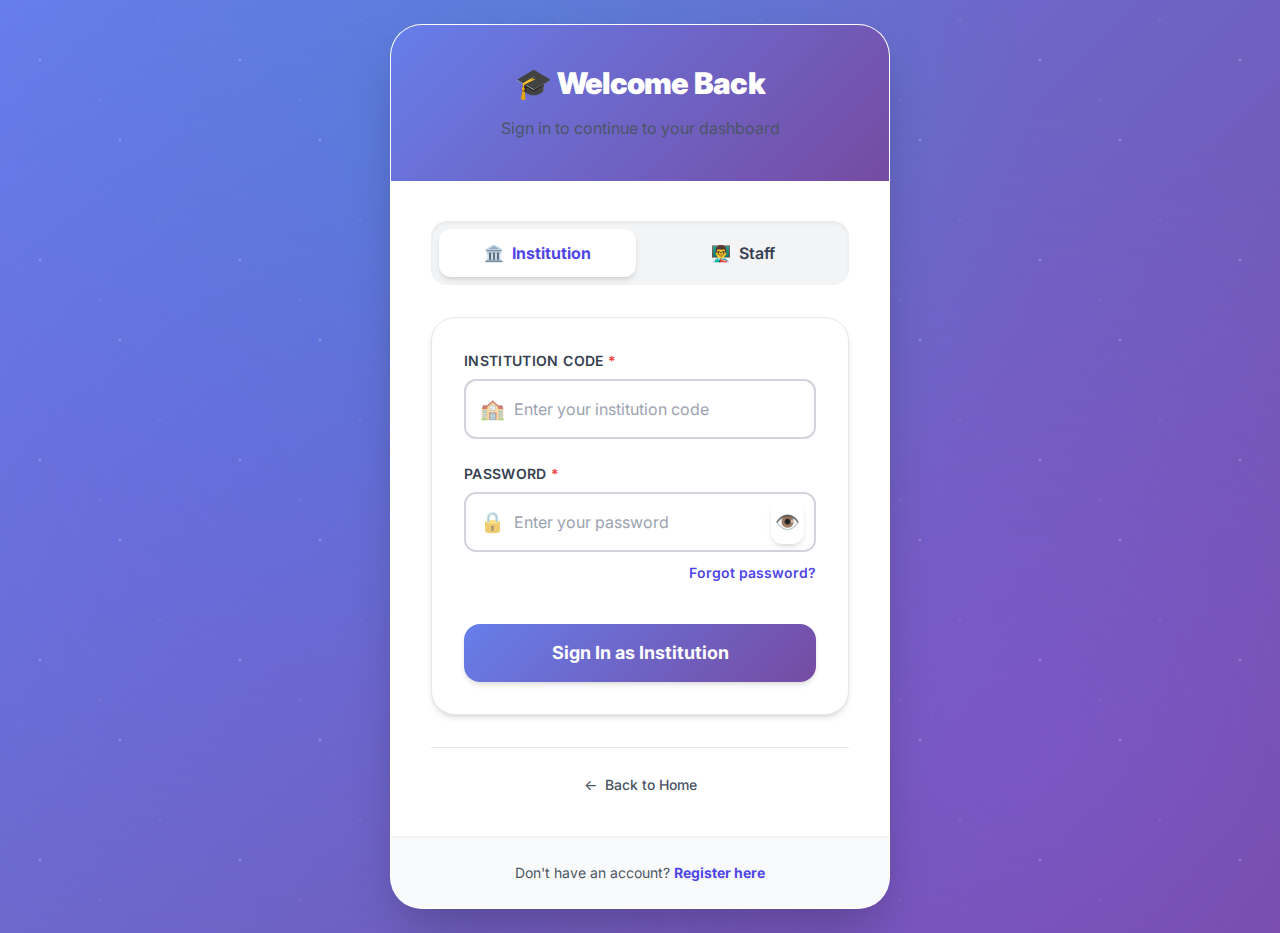
<file: part3-credentials.html>
<!DOCTYPE html>
<html lang="en">
<head>
    <meta charset="UTF-8">
    <meta name="viewport" content="width=device-width, initial-scale=1.0">
    <title>Part 3 - Login Credentials | IMS</title>
    
    <!-- Google Fonts -->
    <link rel="preconnect" href="https://fonts.googleapis.com">
    <link rel="preconnect" href="https://fonts.gstatic.com" crossorigin>
    <link href="https://fonts.googleapis.com/css2?family=Inter:wght@300;400;600;700;800;900&display=swap" rel="stylesheet">
    
    <!-- Stylesheet -->
    <link rel="stylesheet" href="css/style.css">
    
    <style>
        /* Part 3 Specific Styles */
        body {
            background: var(--gray-50);
        }

        #part3-container {
            min-height: 100vh;
            padding-bottom: var(--space-10);
        }

        /* Enhanced Header */
        #header {
            background: var(--gradient-primary);
            color: var(--white);
            padding: var(--space-6) var(--space-8);
            position: sticky;
            top: 0;
            z-index: var(--z-sticky);
            box-shadow: var(--shadow-xl);
            display: flex;
            justify-content: space-between;
            align-items: center;
            gap: var(--space-4);
            flex-wrap: wrap;
        }

        #header h1 {
            margin: 0;
            font-size: clamp(1.25rem, 4vw, 1.75rem);
            background: none;
            -webkit-text-fill-color: var(--white);
            font-weight: 800;
        }

        #header > div {
            display: flex;
            gap: var(--space-3);
            flex-wrap: wrap;
        }

        #header button {
            background: rgba(255, 255, 255, 0.2);
            color: var(--white);
            border: 2px solid rgba(255, 255, 255, 0.3);
            padding: var(--space-3) var(--space-5);
            border-radius: var(--radius-full);
            font-weight: 600;
            font-size: var(--text-sm);
            cursor: pointer;
            transition: all var(--duration-200) var(--ease-out);
            backdrop-filter: blur(10px);
        }

        #header button:hover {
            background: rgba(255, 255, 255, 0.3);
            border-color: rgba(255, 255, 255, 0.5);
            transform: translateY(-2px);
        }

        /* Container */
        .container {
            max-width: 1400px;
            margin: 0 auto;
            padding: 0 var(--space-6);
        }

        /* Messages */
        #loading,
        #error-message,
        #success-message {
            display: none !important;
            margin: var(--space-6) 0;
            padding: var(--space-4) var(--space-6);
            border-radius: var(--radius-xl);
            font-weight: 600;
        }

        #loading.show { display: block !important; background: var(--warning-50); color: var(--warning-700); border: 2px solid var(--warning-500); }
        #error-message.show { display: block !important; background: var(--error-50); color: var(--error-700); border: 2px solid var(--error-500); }
        #success-message.show { display: block !important; background: var(--success-50); color: var(--success-700); border: 2px solid var(--success-500); }

        /* Page Header Section */
        .page-header {
            background: linear-gradient(135deg, var(--white) 0%, var(--gray-50) 100%);
            border-radius: var(--radius-3xl);
            padding: var(--space-10);
            box-shadow: var(--shadow-lg);
            margin: var(--space-8) 0;
            border: 2px solid var(--gray-200);
            position: relative;
            overflow: hidden;
        }

        .page-header::before {
            content: '🔐';
            position: absolute;
            top: -20px;
            right: -20px;
            font-size: 150px;
            opacity: 0.05;
        }

        .page-header h2 {
            color: var(--gray-900);
            font-size: var(--text-4xl);
            margin-bottom: var(--space-3);
            position: relative;
            z-index: 1;
        }

        .page-header p {
            color: var(--gray-600);
            font-size: var(--text-lg);
            margin: 0;
            position: relative;
            z-index: 1;
        }

        /* Security Notice */
        .security-notice {
            background: linear-gradient(135deg, var(--warning-50), var(--warning-100));
            border-left: 5px solid var(--warning-500);
            padding: var(--space-6);
            border-radius: var(--radius-xl);
            margin: var(--space-8) 0;
            display: flex;
            align-items: start;
            gap: var(--space-4);
        }

        .security-notice::before {
            content: '⚠️';
            font-size: var(--text-3xl);
            flex-shrink: 0;
        }

        .security-notice div {
            flex: 1;
        }

        .security-notice h4 {
            margin: 0 0 var(--space-2) 0;
            color: var(--warning-900);
            font-size: var(--text-lg);
        }

        .security-notice p {
            margin: 0;
            color: var(--warning-800);
            font-size: var(--text-sm);
        }

        /* Create Credentials Section */
        .create-section {
            background: var(--white);
            border-radius: var(--radius-3xl);
            padding: var(--space-10);
            box-shadow: var(--shadow-lg);
            margin-bottom: var(--space-8);
            border: 2px solid var(--gray-200);
        }

        .create-section h3 {
            color: var(--primary-700);
            font-size: var(--text-2xl);
            margin: 0 0 var(--space-6) 0;
            padding-bottom: var(--space-3);
            border-bottom: 3px solid var(--primary-200);
        }

        /* Enhanced Forms */
        form {
            background: linear-gradient(135deg, var(--gray-50) 0%, var(--white) 100%);
            padding: var(--space-8);
            border-radius: var(--radius-2xl);
            border: 2px solid var(--gray-200);
            transition: all var(--duration-300) var(--ease-out);
        }

        form:hover {
            border-color: var(--primary-300);
            box-shadow: var(--shadow-md);
        }

        form > div {
            margin-bottom: var(--space-6);
        }

        label {
            display: block;
            font-weight: 600;
            color: var(--gray-700);
            margin-bottom: var(--space-2);
            font-size: var(--text-sm);
            text-transform: uppercase;
            letter-spacing: var(--tracking-wide);
        }

        input[type="text"],
        input[type="password"],
        select {
            width: 100%;
            padding: var(--space-4) var(--space-6);
            font-size: var(--text-base);
            font-family: inherit;
            color: var(--gray-900);
            background: var(--white);
            border: 2px solid var(--gray-300);
            border-radius: var(--radius-lg);
            transition: all var(--duration-200) var(--ease-out);
        }

        input:focus,
        select:focus {
            outline: none;
            border-color: var(--primary-600);
            box-shadow: 0 0 0 4px var(--primary-100);
        }

        input[type="password"] {
            font-family: 'Courier New', monospace;
            letter-spacing: 2px;
        }

        /* Login ID Display */
        #loginid-display {
            background: var(--success-50);
            color: var(--success-700);
            padding: var(--space-4) var(--space-6);
            border-radius: var(--radius-lg);
            border: 2px solid var(--success-500);
            font-weight: 700;
            font-size: var(--text-lg);
            text-align: center;
            font-family: 'Courier New', monospace;
        }

        /* Access Level Radio Buttons */
        .access-level-group {
            display: flex;
            gap: var(--space-4);
            margin-top: var(--space-4);
            flex-wrap: wrap;
        }

        .access-level-group label {
            display: flex;
            align-items: center;
            gap: var(--space-2);
            padding: var(--space-4) var(--space-6);
            background: var(--white);
            border: 2px solid var(--gray-300);
            border-radius: var(--radius-xl);
            cursor: pointer;
            transition: all var(--duration-200) var(--ease-out);
            text-transform: none;
            font-weight: 600;
        }

        .access-level-group input[type="radio"]:checked + label,
        .access-level-group label:has(input[type="radio"]:checked) {
            background: var(--primary-600);
            color: var(--white);
            border-color: var(--primary-600);
            box-shadow: var(--shadow-md);
        }

        .access-level-group input[type="radio"] {
            accent-color: var(--primary-600);
        }

        /* Additional Access */
        #additional-access-section {
            background: var(--info-50);
            padding: var(--space-6);
            border-radius: var(--radius-xl);
            border: 2px solid var(--info-300);
            margin-top: var(--space-6);
        }

        #additional-access-section h4 {
            color: var(--info-900);
            font-size: var(--text-base);
            margin: 0 0 var(--space-4) 0;
        }

        /* Checkbox Container */
        .checkbox-container {
            background: var(--white);
            padding: var(--space-6);
            border-radius: var(--radius-xl);
            border: 2px solid var(--gray-200);
            max-height: 250px;
            overflow-y: auto;
        }

        .checkbox-container label {
            display: flex;
            align-items: center;
            gap: var(--space-3);
            padding: var(--space-3) var(--space-4);
            margin-bottom: var(--space-2);
            border-radius: var(--radius-lg);
            transition: all var(--duration-150) var(--ease-out);
            cursor: pointer;
            text-transform: none;
            font-weight: 500;
        }

        .checkbox-container label:hover {
            background: var(--primary-50);
            color: var(--primary-700);
        }

        .checkbox-container input[type="checkbox"] {
            width: 20px;
            height: 20px;
            cursor: pointer;
            accent-color: var(--primary-600);
        }

        /* Enhanced Tables */
        .credentials-table-section {
            background: var(--white);
            border-radius: var(--radius-3xl);
            padding: var(--space-10);
            box-shadow: var(--shadow-lg);
            margin-bottom: var(--space-8);
            border: 2px solid var(--gray-200);
        }

        .credentials-table-section h3 {
            color: var(--primary-700);
            font-size: var(--text-2xl);
            margin: 0 0 var(--space-6) 0;
            padding-bottom: var(--space-3);
            border-bottom: 3px solid var(--primary-200);
        }

        .table-wrapper {
            width: 100%;
            overflow-x: auto;
            -webkit-overflow-scrolling: touch;
            border-radius: var(--radius-2xl);
            box-shadow: var(--shadow-lg);
            border: 2px solid var(--gray-200);
        }

        table {
            width: 100%;
            min-width: 800px;
            background: var(--white);
            border-collapse: separate;
            border-spacing: 0;
        }

        thead {
            background: var(--gradient-primary);
            color: var(--white);
            position: sticky;
            top: 0;
            z-index: var(--z-10);
        }

        thead th {
            padding: var(--space-5) var(--space-6);
            text-align: left;
            font-weight: 700;
            text-transform: uppercase;
            letter-spacing: var(--tracking-wider);
            font-size: var(--text-sm);
            white-space: nowrap;
        }

        tbody tr {
            border-bottom: 1px solid var(--gray-200);
            transition: all var(--duration-200) var(--ease-out);
        }

        tbody tr:hover {
            background: var(--primary-50);
            transform: scale(1.005);
            box-shadow: var(--shadow-sm);
        }

        tbody td {
            padding: var(--space-5) var(--space-6);
            color: var(--gray-700);
            font-size: var(--text-sm);
        }

        tbody td button {
            padding: var(--space-2) var(--space-4);
            font-size: var(--text-xs);
            margin: 0 var(--space-1);
            min-height: auto;
        }

        /* Status Badges */
        .status-badge {
            display: inline-block;
            padding: var(--space-2) var(--space-4);
            border-radius: var(--radius-full);
            font-size: var(--text-xs);
            font-weight: 700;
            text-transform: uppercase;
        }

        .status-active {
            background: var(--success-100);
            color: var(--success-700);
        }

        .status-inactive {
            background: var(--error-100);
            color: var(--error-700);
        }

        /* Access Level Badges */
        .access-badge {
            display: inline-block;
            padding: var(--space-2) var(--space-4);
            border-radius: var(--radius-full);
            font-size: var(--text-xs);
            font-weight: 700;
            text-transform: uppercase;
        }

        .access-teacher {
            background: var(--info-100);
            color: var(--info-700);
        }

        .access-coordinator {
            background: var(--warning-100);
            color: var(--warning-700);
        }

        .access-admin {
            background: var(--error-100);
            color: var(--error-700);
        }

        /* Responsive */
        @media (max-width: 768px) {
            #header {
                flex-direction: column;
                text-align: center;
                padding: var(--space-5);
            }

            .create-section,
            .credentials-table-section,
            .page-header {
                padding: var(--space-6);
            }

            form {
                padding: var(--space-6);
            }

            .access-level-group {
                flex-direction: column;
            }

            .security-notice {
                flex-direction: column;
                text-align: center;
            }
        }

        /* Animations */
        @keyframes fadeInUp {
            from {
                opacity: 0;
                transform: translateY(30px);
            }
            to {
                opacity: 1;
                transform: translateY(0);
            }
        }

        /* Password Strength Indicator */
        .password-strength {
            margin-top: var(--space-2);
            padding: var(--space-2) var(--space-4);
            border-radius: var(--radius-md);
            font-size: var(--text-xs);
            font-weight: 600;
            display: none;
        }

        .password-strength.show {
            display: block;
        }

        .password-strength.weak {
            background: var(--error-100);
            color: var(--error-700);
        }

        .password-strength.medium {
            background: var(--warning-100);
            color: var(--warning-700);
        }

        .password-strength.strong {
            background: var(--success-100);
            color: var(--success-700);
        }

        /* Form Button */
        form button[type="submit"] {
            width: 100%;
            padding: var(--space-5);
            font-size: var(--text-lg);
            margin-top: var(--space-6);
        }

        /* Empty State */
        .empty-state {
            text-align: center;
            padding: var(--space-10);
            color: var(--gray-500);
        }

        .empty-state p {
            font-size: var(--text-lg);
            margin-bottom: var(--space-4);
        }

        .empty-state small {
            display: block;
            color: var(--gray-400);
        }
    </style>
</head>
<body>
    <div id="part3-container">
        <!-- Header -->
        <div id="header">
            <h1>🔑 PART 3: Login Credentials Management</h1>
            <div>
                <button onclick="window.location.href='dashboard.html'">← Back to Dashboard</button>
                <button onclick="logout()">Logout</button>
            </div>
        </div>

        <div class="container">
            <!-- Messages -->
            <div id="loading" style="display:none;">⏳ Loading...</div>
            <div id="error-message" style="display:none;"></div>
            <div id="success-message" style="display:none;"></div>

            <!-- Page Header -->
            <div class="page-header">
                <h2>🔐 Staff Login Credentials</h2>
                <p>Create and manage secure login access for your staff members</p>
            </div>

            <!-- Security Notice -->
            <div class="security-notice">
                <div>
                    <h4>Security Best Practices</h4>
                    <p>Always use strong passwords (min 6 characters). Credentials should be kept confidential. Staff members should change their passwords after first login.</p>
                </div>
            </div>

            <!-- Create Credentials Section -->
            <div class="create-section">
                <h3>➕ Create New Staff Credentials</h3>

                <form id="create-credentials-form">
                    <div>
                        <label for="staff-select">Select Staff Member *</label>
                        <select id="staff-select" required>
                            <option value="">-- Choose Staff --</option>
                        </select>
                        <small style="display: block; margin-top: var(--space-2); color: var(--gray-500);">
                            Only staff without existing credentials will appear
                        </small>
                    </div>

                    <div>
                        <label>Login ID (Auto-Generated)</label>
                        <div id="loginid-display">Select a staff member first</div>
                        <small style="display: block; margin-top: var(--space-2); color: var(--gray-500);">
                            Login ID is the staff member's mobile number
                        </small>
                    </div>

                    <div>
                        <label for="password">Password * (Minimum 6 characters)</label>
                        <input 
                            type="password" 
                            id="password" 
                            minlength="6"
                            placeholder="Enter secure password" 
                            required
                        >
                        <div id="password-strength" class="password-strength"></div>
                    </div>

                    <div>
                        <label for="confirm-password">Confirm Password *</label>
                        <input 
                            type="password" 
                            id="confirm-password" 
                            minlength="6"
                            placeholder="Re-enter password" 
                            required
                        >
                    </div>

                    <div>
                        <label>Access Level *</label>
                        <div class="access-level-group">
                            <label>
                                <input type="radio" name="access-level" value="teacher" required>
                                👨‍🏫 Teacher
                            </label>
                            <label>
                                <input type="radio" name="access-level" value="coordinator" required>
                                📋 Coordinator
                            </label>
                            <label>
                                <input type="radio" name="access-level" value="admin" required>
                                🔐 Admin
                            </label>
                        </div>
                        <small style="display: block; margin-top: var(--space-3); color: var(--gray-500);">
                            <strong>Teacher:</strong> View only | <strong>Coordinator:</strong> View + Manage | <strong>Admin:</strong> Full access
                        </small>
                    </div>

                    <div id="additional-access-section" style="display:none;">
                        <h4>📚 Additional Class Access</h4>
                        <p style="font-size: var(--text-sm); color: var(--info-800); margin-bottom: var(--space-4);">
                            Grant access to specific classes or enable "All Classes" access
                        </p>
                        
                        <label style="margin-bottom: var(--space-3);">
                            <input type="checkbox" id="can-access-all-classes">
                            <strong>Can Access All Classes</strong>
                        </label>

                        <div id="specific-classes-section">
                            <label style="margin-bottom: var(--space-2);">Or Select Specific Classes:</label>
                            <div id="class-checkboxes" class="checkbox-container">
                                <!-- Populated by JS -->
                            </div>
                        </div>
                    </div>

                    <button type="submit">🔐 Create Credentials</button>
                </form>
            </div>

            <!-- Credentials Table Section -->
            <div class="credentials-table-section">
                <h3>📊 Existing Staff Credentials</h3>

                <div class="table-wrapper">
                    <table id="credentials-table">
                        <thead>
                            <tr>
                                <th>Login ID</th>
                                <th>Staff Name</th>
                                <th>Access Level</th>
                                <th>Can Access All Classes</th>
                                <th>Status</th>
                                <th>Last Login</th>
                                <th>Actions</th>
                            </tr>
                        </thead>
                        <tbody>
                            <tr>
                                <td colspan="7" class="empty-state">
                                    <p>📭 No credentials created yet</p>
                                    <small>Create your first staff credential above</small>
                                </td>
                            </tr>
                        </tbody>
                    </table>
                </div>
            </div>
        </div>
    </div>

    <!-- Scripts -->
    <script src="js/config-v2.js"></script>
    <script src="js/utils.js"></script>
    <script src="js/api.js"></script>
    <script src="js/credentials.js"></script>
</body>
</html>
</file>
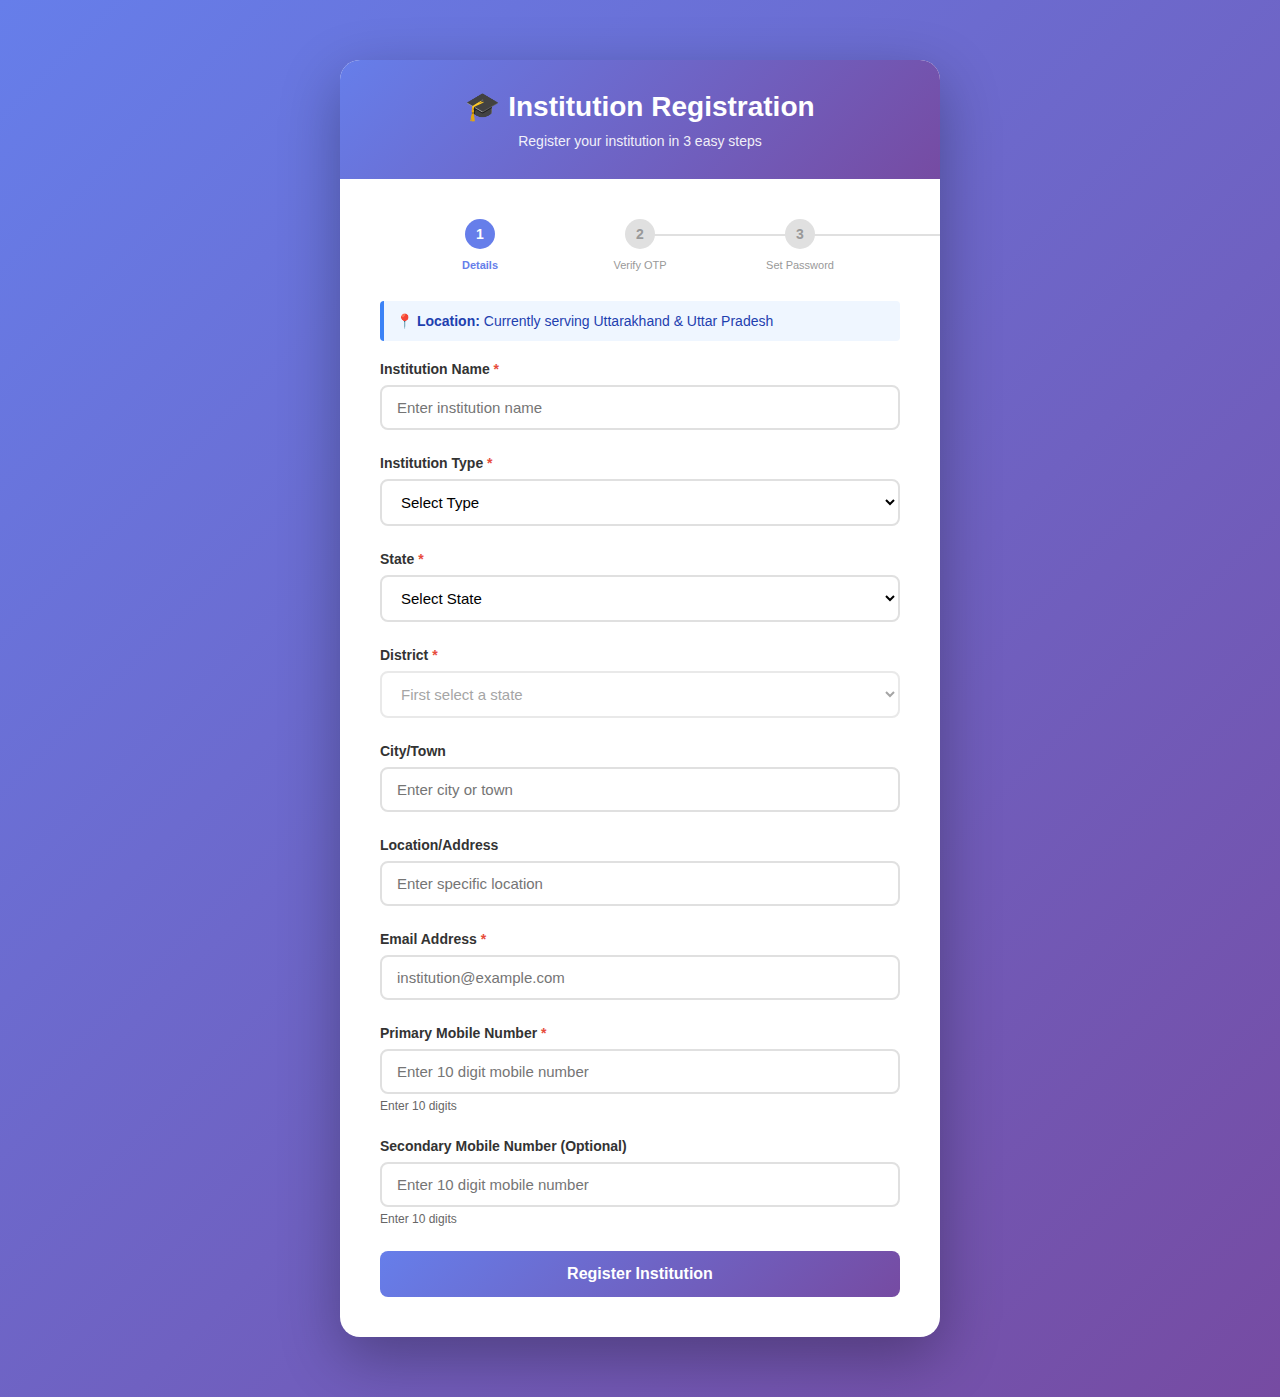
<file: register.html>
<!DOCTYPE html>
<html lang="en">
<head>
    <meta charset="UTF-8">
    <meta name="viewport" content="width=device-width, initial-scale=1.0">
    <title>Institution Registration</title>
    <style>
        * {
            margin: 0;
            padding: 0;
            box-sizing: border-box;
        }

        body {
            font-family: 'Segoe UI', Tahoma, Geneva, Verdana, sans-serif;
            background: linear-gradient(135deg, #667eea 0%, #764ba2 100%);
            min-height: 100vh;
            padding: 20px;
        }

        .container {
            max-width: 600px;
            margin: 40px auto;
            background: white;
            border-radius: 20px;
            box-shadow: 0 20px 60px rgba(0,0,0,0.3);
            overflow: hidden;
        }

        .header {
            background: linear-gradient(135deg, #667eea 0%, #764ba2 100%);
            color: white;
            padding: 30px;
            text-align: center;
        }

        .header h1 {
            font-size: 28px;
            margin-bottom: 10px;
        }

        .header p {
            opacity: 0.9;
            font-size: 14px;
        }

        .form-container {
            padding: 40px;
        }

        .form-group {
            margin-bottom: 25px;
        }

        label {
            display: block;
            margin-bottom: 8px;
            font-weight: 600;
            color: #333;
            font-size: 14px;
        }

        .required {
            color: #e74c3c;
        }

        input, select {
            width: 100%;
            padding: 12px 15px;
            border: 2px solid #e0e0e0;
            border-radius: 8px;
            font-size: 15px;
            transition: all 0.3s ease;
            font-family: inherit;
        }

        input:focus, select:focus {
            outline: none;
            border-color: #667eea;
            box-shadow: 0 0 0 3px rgba(102, 126, 234, 0.1);
        }

        input.phone-valid {
            border-color: #10B981 !important;
            background-color: #f0fdf4;
        }

        input.phone-invalid {
            border-color: #EF4444 !important;
            background-color: #fef2f2;
        }

        select {
            cursor: pointer;
            background-color: white;
        }

        .btn {
            width: 100%;
            padding: 14px;
            background: linear-gradient(135deg, #667eea 0%, #764ba2 100%);
            color: white;
            border: none;
            border-radius: 8px;
            font-size: 16px;
            font-weight: 600;
            cursor: pointer;
            transition: transform 0.2s, box-shadow 0.2s;
        }

        .btn:hover {
            transform: translateY(-2px);
            box-shadow: 0 10px 20px rgba(102, 126, 234, 0.3);
        }

        .btn:active {
            transform: translateY(0);
        }

        .btn:disabled {
            background: #ccc;
            cursor: not-allowed;
            transform: none;
        }

        .step-indicator {
            display: flex;
            justify-content: space-between;
            margin-bottom: 30px;
            padding: 0 20px;
        }

        .step {
            flex: 1;
            text-align: center;
            position: relative;
        }

        .step::before {
            content: '';
            position: absolute;
            top: 15px;
            left: 50%;
            width: 100%;
            height: 2px;
            background: #e0e0e0;
            z-index: 0;
        }

        .step:first-child::before {
            display: none;
        }

        .step-number {
            width: 30px;
            height: 30px;
            border-radius: 50%;
            background: #e0e0e0;
            color: #999;
            display: inline-flex;
            align-items: center;
            justify-content: center;
            font-weight: bold;
            font-size: 14px;
            position: relative;
            z-index: 1;
            margin-bottom: 5px;
        }

        .step.active .step-number {
            background: #667eea;
            color: white;
        }

        .step.completed .step-number {
            background: #10B981;
            color: white;
        }

        .step-label {
            font-size: 11px;
            color: #999;
            margin-top: 5px;
        }

        .step.active .step-label {
            color: #667eea;
            font-weight: 600;
        }

        .error-message {
            background: #fef2f2;
            border: 1px solid #fca5a5;
            color: #991b1b;
            padding: 12px;
            border-radius: 8px;
            margin-bottom: 20px;
            font-size: 14px;
        }

        .success-message {
            background: #f0fdf4;
            border: 1px solid #86efac;
            color: #166534;
            padding: 12px;
            border-radius: 8px;
            margin-bottom: 20px;
            font-size: 14px;
        }

        .loading {
            display: none;
            text-align: center;
            padding: 20px;
        }

        .spinner {
            border: 3px solid #f3f3f3;
            border-top: 3px solid #667eea;
            border-radius: 50%;
            width: 40px;
            height: 40px;
            animation: spin 1s linear infinite;
            margin: 0 auto 10px;
        }

        @keyframes spin {
            0% { transform: rotate(0deg); }
            100% { transform: rotate(360deg); }
        }

        .phone-hint {
            font-size: 12px;
            color: #666;
            margin-top: 5px;
        }

        .phone-hint.valid {
            color: #10B981;
        }

        .phone-hint.invalid {
            color: #EF4444;
        }

        .hidden {
            display: none;
        }

        .otp-container {
            background: #f8fafc;
            padding: 20px;
            border-radius: 8px;
            margin: 20px 0;
        }

        .otp-input {
            text-align: center;
            font-size: 24px;
            letter-spacing: 10px;
            font-weight: bold;
        }

        .resend-link {
            color: #667eea;
            cursor: pointer;
            text-decoration: underline;
            font-size: 14px;
            margin-top: 10px;
            display: inline-block;
        }

        .resend-link:hover {
            color: #764ba2;
        }

        .info-box {
            background: #eff6ff;
            border-left: 4px solid #3b82f6;
            padding: 12px;
            margin-bottom: 20px;
            border-radius: 4px;
            font-size: 14px;
            color: #1e40af;
        }

        .institution-code-box {
            background: linear-gradient(135deg, #fef3c7 0%, #fde68a 100%);
            border: 2px solid #f59e0b;
            border-radius: 12px;
            padding: 20px;
            margin-bottom: 30px;
            box-shadow: 0 4px 6px rgba(245, 158, 11, 0.1);
        }

        .code-header h3 {
            color: #92400e;
            margin-bottom: 5px;
            font-size: 18px;
        }

        .code-header p {
            color: #78350f;
            font-size: 13px;
            margin-bottom: 15px;
        }

        .code-display {
            background: white;
            border: 2px dashed #f59e0b;
            border-radius: 8px;
            padding: 15px;
            display: flex;
            align-items: center;
            justify-content: space-between;
            margin-bottom: 12px;
        }

        .code-value {
            font-size: 24px;
            font-weight: bold;
            color: #92400e;
            letter-spacing: 2px;
            font-family: 'Courier New', monospace;
        }

        .copy-btn {
            background: #f59e0b;
            color: white;
            border: none;
            padding: 8px 16px;
            border-radius: 6px;
            cursor: pointer;
            display: flex;
            align-items: center;
            gap: 6px;
            font-size: 14px;
            font-weight: 600;
            transition: all 0.2s;
        }

        .copy-btn:hover {
            background: #d97706;
            transform: translateY(-1px);
        }

        .copy-btn:active {
            transform: translateY(0);
        }

        .copy-btn.copied {
            background: #10B981;
        }

        .code-warning {
            background: rgba(255, 255, 255, 0.8);
            border-radius: 6px;
            padding: 10px;
            font-size: 13px;
            color: #92400e;
        }

        .code-warning strong {
            color: #dc2626;
        }

        #otherTypeContainer {
            margin-top: 15px;
            animation: slideDown 0.3s ease-out;
        }

        @keyframes slideDown {
            from {
                opacity: 0;
                transform: translateY(-10px);
            }
            to {
                opacity: 1;
                transform: translateY(0);
            }
        }
    </style>
</head>
<body>
    <div class="container">
        <div class="header">
            <h1>🎓 Institution Registration</h1>
            <p>Register your institution in 3 easy steps</p>
        </div>

        <div class="form-container">
            <!-- Step Indicator -->
            <div class="step-indicator">
                <div class="step active" id="step1-indicator">
                    <div class="step-number">1</div>
                    <div class="step-label">Details</div>
                </div>
                <div class="step" id="step2-indicator">
                    <div class="step-number">2</div>
                    <div class="step-label">Verify OTP</div>
                </div>
                <div class="step" id="step3-indicator">
                    <div class="step-number">3</div>
                    <div class="step-label">Set Password</div>
                </div>
            </div>

            <!-- Messages -->
            <div id="errorMessage" class="error-message hidden"></div>
            <div id="successMessage" class="success-message hidden"></div>
            <div id="loading" class="loading">
                <div class="spinner"></div>
                <p>Processing...</p>
            </div>

            <!-- Step 1: Registration Form -->
            <form id="registrationForm">
                <div class="info-box">
                    <strong>📍 Location:</strong> Currently serving Uttarakhand & Uttar Pradesh
                </div>

                <div class="form-group">
                    <label>Institution Name <span class="required">*</span></label>
                    <input type="text" id="name" name="name" required placeholder="Enter institution name">
                </div>

                <div class="form-group">
                    <label>Institution Type <span class="required">*</span></label>
                    <select id="type" name="type" required>
                        <option value="">Select Type</option>
                        <option value="School">School</option>
                        <option value="College">College</option>
                        <option value="University">University</option>
                        <option value="Other">Other (Specify)</option>
                    </select>
                    
                    <!-- Other Type Input (Hidden by default) -->
                    <div id="otherTypeContainer" class="hidden">
                        <input type="text" id="otherType" name="otherType" 
                               placeholder="Specify institution type (e.g., Training Center, Institute)" 
                               style="margin-top: 10px;">
                    </div>
                </div>

                <div class="form-group">
                    <label>State <span class="required">*</span></label>
                    <select id="state" name="state" required>
                        <option value="">Select State</option>
                        <option value="Uttarakhand">Uttarakhand</option>
                        <option value="Uttar Pradesh">Uttar Pradesh</option>
                    </select>
                </div>

                <div class="form-group">
                    <label>District <span class="required">*</span></label>
                    <select id="district" name="district" required disabled>
                        <option value="">First select a state</option>
                    </select>
                </div>

                <div class="form-group">
                    <label>City/Town</label>
                    <input type="text" id="city" name="city" placeholder="Enter city or town">
                </div>

                <div class="form-group">
                    <label>Location/Address</label>
                    <input type="text" id="location" name="location" placeholder="Enter specific location">
                </div>

                <div class="form-group">
                    <label>Email Address <span class="required">*</span></label>
                    <input type="email" id="email" name="email" required placeholder="institution@example.com">
                </div>

                <div class="form-group">
                    <label>Primary Mobile Number <span class="required">*</span></label>
                    <input type="tel" id="mobile1" name="mobile1" required 
                           placeholder="Enter 10 digit mobile number" maxlength="10">
                    <div class="phone-hint" id="mobile1-hint">Enter 10 digits</div>
                </div>

                <div class="form-group">
                    <label>Secondary Mobile Number (Optional)</label>
                    <input type="tel" id="mobile2" name="mobile2" 
                           placeholder="Enter 10 digit mobile number" maxlength="10">
                    <div class="phone-hint" id="mobile2-hint">Enter 10 digits</div>
                </div>

                <button type="submit" class="btn" id="registerBtn">Register Institution</button>
            </form>

            <!-- Step 2: OTP Verification (Hidden by default) -->
            <div id="otpForm" class="hidden">
                <div class="otp-container">
                    <h3 style="margin-bottom: 15px; color: #333;">Enter Verification Code</h3>
                    <p style="color: #666; margin-bottom: 20px;">
                        We've sent a 6-digit OTP to <strong id="otpEmail"></strong>
                    </p>
                    
                    <div class="form-group">
                        <label>OTP Code <span class="required">*</span></label>
                        <input type="text" id="otp" name="otp" class="otp-input" 
                               required maxlength="6" placeholder="000000">
                    </div>

                    <button type="button" class="btn" id="verifyOtpBtn">Verify OTP</button>
                    <div style="text-align: center; margin-top: 15px;">
                        <span class="resend-link" id="resendOtpBtn">Didn't receive? Resend OTP</span>
                    </div>
                </div>
            </div>

            <!-- Step 3: Set Password (Hidden by default) -->
            <div id="passwordForm" class="hidden">
                <!-- Institution Code Display -->
                <div class="institution-code-box">
                    <div class="code-header">
                        <h3>📋 Your Institution Code</h3>
                        <p>Save this code - you'll need it for login</p>
                    </div>
                    <div class="code-display">
                        <span class="code-value" id="displayInstitutionCode"></span>
                        <button type="button" class="copy-btn" id="copyCodeBtn" title="Copy to clipboard">
                            <svg width="20" height="20" viewBox="0 0 24 24" fill="none" stroke="currentColor" stroke-width="2">
                                <rect x="9" y="9" width="13" height="13" rx="2" ry="2"></rect>
                                <path d="M5 15H4a2 2 0 0 1-2-2V4a2 2 0 0 1 2-2h9a2 2 0 0 1 2 2v1"></path>
                            </svg>
                            Copy
                        </button>
                    </div>
                    <div class="code-warning">
                        ⚠️ <strong>Important:</strong> Write this code down or save it securely. You'll need it to login.
                    </div>
                </div>

                <div class="form-group">
                    <label>Create Password <span class="required">*</span></label>
                    <input type="password" id="password" name="password" 
                           required placeholder="Minimum 8 characters">
                </div>

                <div class="form-group">
                    <label>Confirm Password <span class="required">*</span></label>
                    <input type="password" id="confirmPassword" name="confirmPassword" 
                           required placeholder="Re-enter password">
                </div>

                <button type="button" class="btn" id="setPasswordBtn">Set Password & Complete</button>
            </div>
        </div>
    </div>

    <script>
        // API Configuration
        const API_BASE_URL = 'https://institution-backend.onrender.com/api';

        // State-District Mapping
        const stateDistrictMap = {
            'Uttarakhand': [
                'Almora', 'Bageshwar', 'Chamoli', 'Champawat', 'Dehradun',
                'Haridwar', 'Nainital', 'Pauri Garhwal', 'Pithoragarh',
                'Rudraprayag', 'Tehri Garhwal', 'Udham Singh Nagar', 'Uttarkashi'
            ],
            'Uttar Pradesh': [
                'Agra', 'Aligarh', 'Allahabad', 'Ambedkar Nagar', 'Amethi',
                'Amroha', 'Auraiya', 'Ayodhya', 'Azamgarh', 'Baghpat',
                'Bahraich', 'Ballia', 'Balrampur', 'Banda', 'Barabanki',
                'Bareilly', 'Basti', 'Bhadohi', 'Bijnor', 'Budaun',
                'Bulandshahr', 'Chandauli', 'Chitrakoot', 'Deoria', 'Etah',
                'Etawah', 'Farrukhabad', 'Fatehpur', 'Firozabad', 'Gautam Buddha Nagar',
                'Ghaziabad', 'Ghazipur', 'Gonda', 'Gorakhpur', 'Hamirpur',
                'Hapur', 'Hardoi', 'Hathras', 'Jalaun', 'Jaunpur',
                'Jhansi', 'Kannauj', 'Kanpur Dehat', 'Kanpur Nagar', 'Kasganj',
                'Kaushambi', 'Kushinagar', 'Lakhimpur Kheri', 'Lalitpur', 'Lucknow',
                'Maharajganj', 'Mahoba', 'Mainpuri', 'Mathura', 'Mau',
                'Meerut', 'Mirzapur', 'Moradabad', 'Muzaffarnagar', 'Pilibhit',
                'Pratapgarh', 'Prayagraj', 'Raebareli', 'Rampur', 'Saharanpur',
                'Sambhal', 'Sant Kabir Nagar', 'Shahjahanpur', 'Shamli', 'Shravasti',
                'Siddharthnagar', 'Sitapur', 'Sonbhadra', 'Sultanpur', 'Unnao', 'Varanasi'
            ]
        };

        // Global variable to store institution code
        let institutionCode = '';

        // DOM Elements
        const registrationForm = document.getElementById('registrationForm');
        const otpFormDiv = document.getElementById('otpForm');
        const passwordFormDiv = document.getElementById('passwordForm');
        const stateSelect = document.getElementById('state');
        const districtSelect = document.getElementById('district');
        const typeSelect = document.getElementById('type');
        const otherTypeContainer = document.getElementById('otherTypeContainer');
        const otherTypeInput = document.getElementById('otherType');
        const mobile1Input = document.getElementById('mobile1');
        const mobile2Input = document.getElementById('mobile2');
        const mobile1Hint = document.getElementById('mobile1-hint');
        const mobile2Hint = document.getElementById('mobile2-hint');

        // Institution Type Change Handler
        typeSelect.addEventListener('change', function() {
            if (this.value === 'Other') {
                otherTypeContainer.classList.remove('hidden');
                otherTypeInput.required = true;
            } else {
                otherTypeContainer.classList.add('hidden');
                otherTypeInput.required = false;
                otherTypeInput.value = '';
            }
        });

        // State Change Handler
        stateSelect.addEventListener('change', function() {
            const selectedState = this.value;
            districtSelect.innerHTML = '<option value="">Select District</option>';
            
            if (selectedState && stateDistrictMap[selectedState]) {
                districtSelect.disabled = false;
                stateDistrictMap[selectedState].forEach(district => {
                    const option = document.createElement('option');
                    option.value = district;
                    option.textContent = district;
                    districtSelect.appendChild(option);
                });
            } else {
                districtSelect.disabled = true;
                districtSelect.innerHTML = '<option value="">First select a state</option>';
            }
        });

        // Phone Validation Function
        function validatePhone(input, hintElement) {
            const value = input.value.replace(/\D/g, '');
            input.value = value;

            if (value.length === 10) {
                input.classList.remove('phone-invalid');
                input.classList.add('phone-valid');
                hintElement.textContent = '✓ Valid 10 digit number';
                hintElement.classList.remove('invalid');
                hintElement.classList.add('valid');
                return true;
            } else if (value.length > 0) {
                input.classList.remove('phone-valid');
                input.classList.add('phone-invalid');
                hintElement.textContent = `✗ ${value.length}/10 digits`;
                hintElement.classList.remove('valid');
                hintElement.classList.add('invalid');
                return false;
            } else {
                input.classList.remove('phone-valid', 'phone-invalid');
                hintElement.textContent = 'Enter 10 digits';
                hintElement.classList.remove('valid', 'invalid');
                return false;
            }
        }

        // Phone Input Listeners
        mobile1Input.addEventListener('input', function() {
            validatePhone(this, mobile1Hint);
        });

        mobile2Input.addEventListener('input', function() {
            validatePhone(this, mobile2Hint);
        });

        // Utility Functions
        function showError(message) {
            const errorDiv = document.getElementById('errorMessage');
            errorDiv.textContent = message;
            errorDiv.classList.remove('hidden');
            setTimeout(() => errorDiv.classList.add('hidden'), 5000);
        }

        function showSuccess(message) {
            const successDiv = document.getElementById('successMessage');
            successDiv.textContent = message;
            successDiv.classList.remove('hidden');
            setTimeout(() => successDiv.classList.add('hidden'), 5000);
        }

        function showLoading(show) {
            document.getElementById('loading').style.display = show ? 'block' : 'none';
        }

        function updateStep(step) {
            for (let i = 1; i <= 3; i++) {
                const stepIndicator = document.getElementById(`step${i}-indicator`);
                stepIndicator.classList.remove('active', 'completed');
                
                if (i < step) {
                    stepIndicator.classList.add('completed');
                } else if (i === step) {
                    stepIndicator.classList.add('active');
                }
            }

            registrationForm.classList.toggle('hidden', step !== 1);
            otpFormDiv.classList.toggle('hidden', step !== 2);
            passwordFormDiv.classList.toggle('hidden', step !== 3);
        }

registrationForm.addEventListener('submit', async (e) => {
    e.preventDefault();

    // Validate mobile numbers
    const mobile1Valid = validatePhone(mobile1Input, mobile1Hint);
    if (!mobile1Valid) {
        showError('Please enter a valid 10-digit primary mobile number');
        return;
    }

    const mobile2 = mobile2Input.value.trim();
    if (mobile2 && mobile2.length !== 10) {
        showError('Secondary mobile number must be 10 digits');
        return;
    }

    // Get institution type and custom type
    const selectedType = typeSelect.value;
    let institutionType = selectedType;
    let customType = '';

    // If "Other" is selected, validate and use custom type
    if (selectedType === 'Other') {
        const otherTypeValue = otherTypeInput.value.trim();
        if (!otherTypeValue) {
            showError('Please specify the institution type');
            otherTypeInput.focus();
            return;
        }
        institutionType = 'Other';
        customType = otherTypeValue;
    }

    showLoading(true);

    // Prepare form data with BOTH type and customType fields
    const formData = {
        name: document.getElementById('name').value.trim(),
        type: institutionType,  // Either 'School', 'College', 'University', or 'Other'
        customType: customType, // Empty string if not "Other", otherwise the custom value
        address: JSON.stringify({
            state: document.getElementById('state').value,
            district: document.getElementById('district').value,
            city: document.getElementById('city').value.trim() || '',
            location: document.getElementById('location').value.trim() || ''
        }),
        contacts: JSON.stringify({
            email: document.getElementById('email').value.trim(),
            mobile1: mobile1Input.value,
            mobile2: mobile2 || ''
        })
    };

    console.log('Sending registration data:', formData); // For debugging

    try {
        const response = await fetch(`${API_BASE_URL}/auth/register`, {
            method: 'POST',
            headers: { 'Content-Type': 'application/json' },
            body: JSON.stringify(formData)
        });

        const data = await response.json();

        if (data.success) {
            institutionCode = data.institutionCode;
            document.getElementById('otpEmail').textContent = document.getElementById('email').value;
            showSuccess(data.message);
            updateStep(2);
        } else {
            showError(data.message || 'Registration failed');
        }
    } catch (error) {
        showError('Network error. Please try again.');
        console.error('Registration error:', error);
    } finally {
        showLoading(false);
    }
});



// Step 2: Verify OTP (THIS IS MISSING!)
document.getElementById('verifyOtpBtn').addEventListener('click', async () => {
    const otp = document.getElementById('otp').value.trim();

    if (!otp || otp.length !== 6) {
        showError('Please enter a valid 6-digit OTP');
        return;
    }

    showLoading(true);

    try {
        const response = await fetch(`${API_BASE_URL}/auth/verify-otp`, {
            method: 'POST',
            headers: { 'Content-Type': 'application/json' },
            body: JSON.stringify({ institutionCode, otp })
        });

        const data = await response.json();

        if (data.success) {
            showSuccess(data.message);
            document.getElementById('displayInstitutionCode').textContent = institutionCode;
            updateStep(3);
        } else {
            showError(data.message || 'Invalid OTP');
        }
    } catch (error) {
        showError('Network error. Please try again.');
        console.error('OTP verification error:', error);
    } finally {
        showLoading(false);
    }
});

        // Resend OTP
        document.getElementById('resendOtpBtn').addEventListener('click', async () => {
            showLoading(true);

            try {
                const response = await fetch(`${API_BASE_URL}/auth/resend-otp`, {
                    method: 'POST',
                    headers: { 'Content-Type': 'application/json' },
                    body: JSON.stringify({ institutionCode })
                });

                const data = await response.json();

                if (data.success) {
                    showSuccess('OTP resent successfully!');
                } else {
                    showError(data.message || 'Failed to resend OTP');
                }
            } catch (error) {
                showError('Network error. Please try again.');
            } finally {
                showLoading(false);
            }
        });

        // Step 3: Set Password
        document.getElementById('setPasswordBtn').addEventListener('click', async () => {
            const password = document.getElementById('password').value;
            const confirmPassword = document.getElementById('confirmPassword').value;

            if (password.length < 8) {
                showError('Password must be at least 8 characters');
                return;
            }

            if (password !== confirmPassword) {
                showError('Passwords do not match');
                return;
            }

            showLoading(true);

            try {
                const response = await fetch(`${API_BASE_URL}/auth/set-password`, {
                    method: 'POST',
                    headers: { 'Content-Type': 'application/json' },
                    body: JSON.stringify({ institutionCode, password, confirmPassword })
                });

                const data = await response.json();

                if (data.success) {
                    showSuccess('Registration complete! Redirecting to login...');
                    setTimeout(() => {
                        window.location.href = 'login.html';
                    }, 2000);
                } else {
                    showError(data.message || 'Failed to set password');
                }
            } catch (error) {
                showError('Network error. Please try again.');
                console.error('Set password error:', error);
            } finally {
                showLoading(false);
            }
        });

        // Allow only numbers in OTP field
        document.getElementById('otp').addEventListener('input', function() {
            this.value = this.value.replace(/\D/g, '');
        });

        // Copy Institution Code
        document.getElementById('copyCodeBtn').addEventListener('click', function() {
            const code = document.getElementById('displayInstitutionCode').textContent;
            
            navigator.clipboard.writeText(code).then(() => {
                this.innerHTML = `
                    <svg width="20" height="20" viewBox="0 0 24 24" fill="none" stroke="currentColor" stroke-width="2">
                        <polyline points="20 6 9 17 4 12"></polyline>
                    </svg>
                    Copied!
                `;
                this.classList.add('copied');
                
                showSuccess('Institution code copied to clipboard!');
                
                setTimeout(() => {
                    this.innerHTML = `
                        <svg width="20" height="20" viewBox="0 0 24 24" fill="none" stroke="currentColor" stroke-width="2">
                            <rect x="9" y="9" width="13" height="13" rx="2" ry="2"></rect>
                            <path d="M5 15H4a2 2 0 0 1-2-2V4a2 2 0 0 1 2-2h9a2 2 0 0 1 2 2v1"></path>
                        </svg>
                        Copy
                    `;
                    this.classList.remove('copied');
                }, 2000);
            }).catch(err => {
                showError('Failed to copy. Please write it down manually.');
                console.error('Copy failed:', err);
            });
        });
    </script>
</body>
</html>
</file>
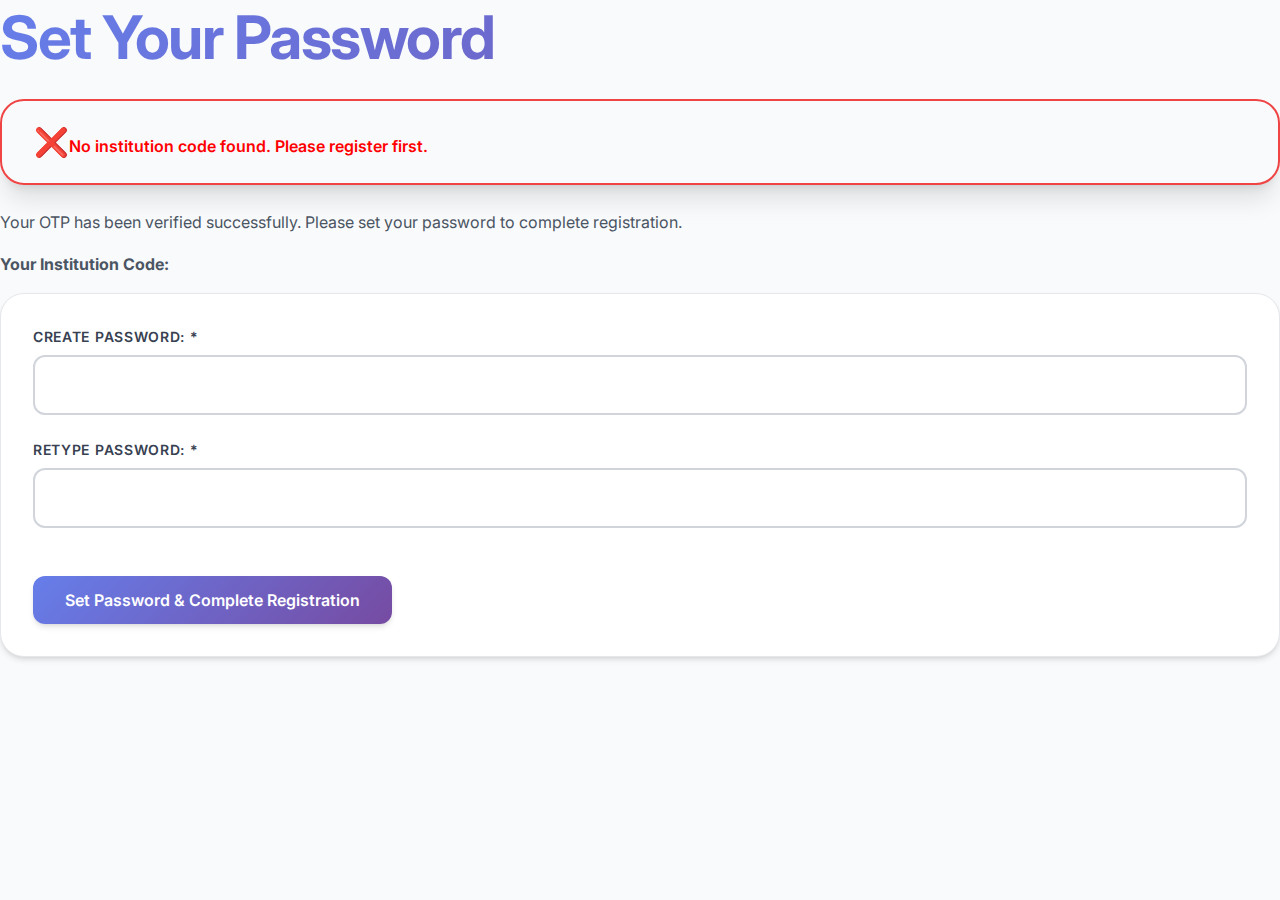
<file: set-password.html>
<!DOCTYPE html>
<html lang="en">
<head>
    <meta charset="UTF-8">
    <meta name="viewport" content="width=device-width, initial-scale=1.0">
    <title>Set Password</title>
     <link rel="preconnect" href="https://fonts.googleapis.com">
    <link rel="preconnect" href="https://fonts.gstatic.com" crossorigin>
    <link href="https://fonts.googleapis.com/css2?family=Inter:wght@300;400;600;700;800&display=swap" rel="stylesheet">
    <link rel="stylesheet" href="css/style.css"></head>


</head>
<body>
    <div id="set-password-container">
        <h1>Set Your Password</h1>
        
        <div id="loading" style="display:none;">Loading...</div>
        <div id="error-message" style="display:none; color:red;"></div>
        <div id="success-message" style="display:none; color:green;"></div>
        
        <p>Your OTP has been verified successfully. Please set your password to complete registration.</p>
        
        <div id="institution-code-display">
            <p><strong>Your Institution Code:</strong> <span id="code-value"></span></p>
        </div>
        
        <form id="set-password-form">
            <div>
                <label for="password">Create Password: *</label>
                <input type="password" id="password" required>
            </div>
            
            <div>
                <label for="confirm-password">Retype Password: *</label>
                <input type="password" id="confirm-password" required>
            </div>
            
            <br>
            <button type="submit">Set Password & Complete Registration</button>
        </form>
    </div>

    <script src="js/config-v2.js"></script>
    <script src="js/api.js"></script>
    <script src="js/utils.js"></script>
    <script>
        let institutionCode = null;
        
        document.addEventListener('DOMContentLoaded', function() {
            // Get institution code from localStorage
            institutionCode = localStorage.getItem('pendingInstitutionCode');
            
            if (!institutionCode) {
                showError('No institution code found. Please register first.');
                setTimeout(() => {
                    window.location.href = 'register.html';
                }, 2000);
                return;
            }
            
            // Display institution code
            document.getElementById('code-value').textContent = institutionCode;
            
            // Handle form submission
            const form = document.getElementById('set-password-form');
            form.addEventListener('submit', handleSetPassword);
        });
        
        async function handleSetPassword(e) {
            e.preventDefault();
            
            const password = document.getElementById('password').value;
            const confirmPassword = document.getElementById('confirm-password').value;
            
            // Validate passwords
            if (password.length < 6) {
                showError('Password must be at least 6 characters long');
                return;
            }
            
            if (password !== confirmPassword) {
                showError('Passwords do not match');
                return;
            }
            
            try {
                showLoading('Setting password...');
                
                const response = await apiPost(API_ENDPOINTS.SET_PASSWORD, {
                    institutionCode: institutionCode,
                    password: password,
                    confirmPassword: confirmPassword
                }, false);
                
                hideLoading();
                
                if (response.success) {
                    showSuccess(response.message);
                    
                    // Clear pending institution code
                    localStorage.removeItem('pendingInstitutionCode');
                    
                    alert('Registration completed successfully!\n\nYour Institution Code: ' + institutionCode + '\n\nPlease save this code. You will need it to login.');
                    
                    // Redirect to login page
                    setTimeout(() => {
                        window.location.href = 'login.html';
                    }, 2000);
                }
                
            } catch (error) {
                hideLoading();
                showError(error.message);
            }
        }
    </script>
</body>
</html>
</file>
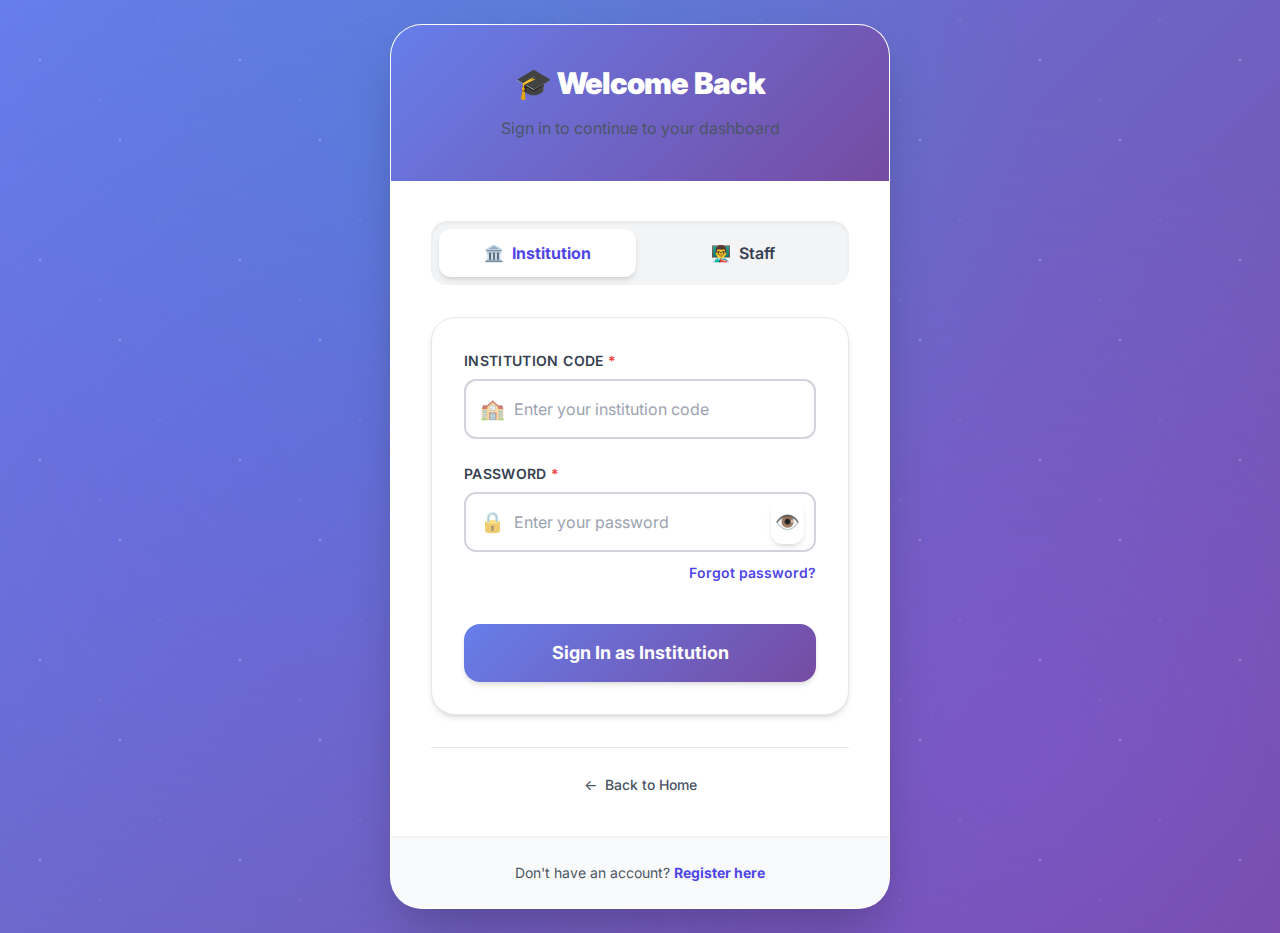
<file: staff-dashboard.html>
<!DOCTYPE html>
<html lang="en">
<head>
    <meta charset="UTF-8">
    <meta name="viewport" content="width=device-width, initial-scale=1.0">
    <meta name="description" content="Staff Dashboard - Institution Management System by Team H2O">
    <title>Staff Dashboard | IMS</title>
    
    <!-- Google Fonts -->
    <link rel="preconnect" href="https://fonts.googleapis.com">
    <link rel="preconnect" href="https://fonts.gstatic.com" crossorigin>
    <link href="https://fonts.googleapis.com/css2?family=Inter:wght@300;400;600;700;800&display=swap" rel="stylesheet">
    
    <!-- Stylesheet -->
    <link rel="stylesheet" href="css/style.css">
</head>
<body>
    <div id="staff-dashboard-container">
        <!-- Header -->
        <div id="header">
            <div>
                <h1>👨‍🏫 Staff Dashboard</h1>
                <p style="margin: 0; opacity: 0.9; font-size: 0.875rem;">Welcome back, <span id="staff-name-header">Staff Member</span></p>
            </div>
            <button onclick="logout()">Logout</button>
        </div>
        
        <!-- Messages -->
        <div id="loading" style="display:none;">Loading...</div>
        <div id="error-message" style="display:none;"></div>
        <div id="success-message" style="display:none;"></div>
        
        <!-- Staff Profile Section -->
        <div id="staff-profile-section" class="card">
            <h2>Your Profile</h2>
            
            <div id="staff-profile-details">
                <p><strong>Name:</strong> <span id="staff-name">-</span></p>
                <p><strong>Mobile Number:</strong> <span id="staff-mobile">-</span></p>
                <p><strong>Login ID:</strong> <span id="staff-login-id">-</span></p>
                <p><strong>Designation:</strong> <span id="staff-designation">-</span></p>
                <p><strong>Access Level:</strong> <span id="staff-access-level">-</span></p>
                <p><strong>Account Status:</strong> <span id="staff-status">-</span></p>
                <p><strong>Last Login:</strong> <span id="staff-last-login">-</span></p>
            </div>
        </div>
        
        <hr>
        
        <!-- Access Information Section -->
        <div id="access-section">
            <h2>Your Access & Permissions</h2>
            
            <div id="access-grid" style="display: grid; grid-template-columns: repeat(auto-fit, minmax(300px, 1fr)); gap: 1.5rem; margin: 1.5rem 0;">
                <!-- Assigned Classes Card -->
                <div class="card">
                    <h3>📚 Assigned Classes</h3>
                    <div id="assigned-classes-list">
                        <p>Loading...</p>
                    </div>
                </div>
                
                <!-- Teaching Subjects Card (for teachers) -->
                <div class="card" id="teaching-subjects-card" style="display:none;">
                    <h3>📖 Teaching Subjects</h3>
                    <div id="teaching-subjects-list">
                        <p>Loading...</p>
                    </div>
                </div>
                
                <!-- Permissions Card -->
                <div class="card">
                    <h3>🔐 Permissions</h3>
                    <div id="permissions-list">
                        <p>Loading...</p>
                    </div>
                </div>
            </div>
        </div>
        
        <hr>
        
        <!-- Quick Actions Section -->
        <div id="quick-actions-section">
            <h2>Quick Actions</h2>
            
            <div id="action-buttons">
                <!-- Attendance Button (for teachers) -->
                <button class="action-card" id="attendance-btn" onclick="goToAttendance()" style="display:none;">
                    <h3>📝 Take Attendance</h3>
                    <p>Mark student attendance for your classes</p>
                    <small>Available for your assigned subjects</small>
                </button>
                
                <!-- View Students Button -->
                <button class="action-card" onclick="viewStudents()">
                    <h3>👥 View Students</h3>
                    <p>See students in your assigned classes</p>
                    <small>Access student information</small>
                </button>
                
                <!-- View Class Schedule Button (if coordinator/admin) -->
                <button class="action-card" id="schedule-btn" onclick="viewSchedule()" style="display:none;">
                    <h3>📅 Class Schedule</h3>
                    <p>View and manage class schedules</p>
                    <small>Coordinator/Admin access</small>
                </button>
                
                <!-- View All Staff Button (if admin) -->
                <button class="action-card" id="view-staff-btn" onclick="viewAllStaff()" style="display:none;">
                    <h3>👔 View Staff</h3>
                    <p>Access staff directory and information</p>
                    <small>Admin access only</small>
                </button>
            </div>
        </div>
        
        <hr>
        
        <!-- Institution Information -->
        <div id="institution-info-section" class="card">
            <h2>Institution Information</h2>
            <div id="institution-details">
                <p><strong>Institution Name:</strong> <span id="inst-name">-</span></p>
                <p><strong>Institution Type:</strong> <span id="inst-type">-</span></p>
                <p><strong>Institution Code:</strong> <span id="inst-code">-</span></p>
            </div>
        </div>
        
        <!-- Footer -->
        <div class="powered-by" style="margin-top: 3rem;">
            <p>Powered by <strong>Team H2O</strong></p>
            <p style="font-size: 0.75rem; opacity: 0.8;">Institution Management System</p>
        </div>
    </div>

    <!-- Scripts -->
    <script src="js/utils.js"></script>
<script src="js/api.js"></script>
<script src="js/config.js"></script>

    <script src="js/staff-dashboard.js"></script>
</body>
</html>
</file>
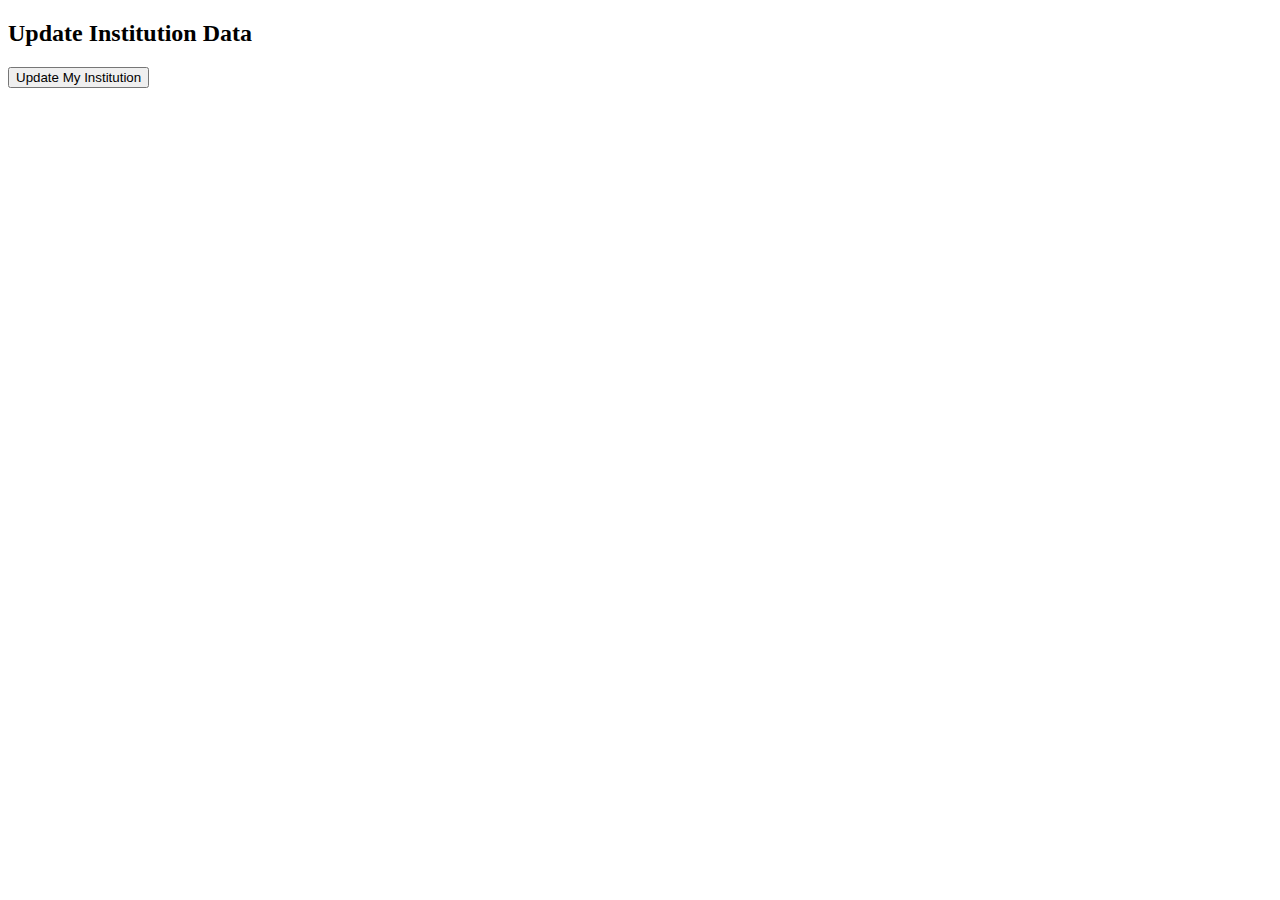
<file: update-institution.html>
<!DOCTYPE html>
<html>
<head>
    <title>Update Institution</title>
</head>
<body>
    <h2>Update Institution Data</h2>
    <button onclick="updateInstitution()">Update My Institution</button>
    <div id="result"></div>

    <script>
    async function updateInstitution() {
        const token = localStorage.getItem('token');
        
        const response = await fetch('https://institution-backend.onrender.com/api/institution/profile', {
            method: 'PUT',
            headers: {
                'Authorization': `Bearer ${token}`,
                'Content-Type': 'application/json'
            },
            body: JSON.stringify({
                address: {
                    state: "Uttar Pradesh",
                    district: "Moradabad",
                    city: "Moradabad",
                    location: "City Center"
                },
                contacts: {
                    mobile1: "9876543210",
                    mobile2: "9876543211",
                    email: "test@example.com"
                }
            })
        });
        
        const data = await response.json();
        document.getElementById('result').innerHTML = '<pre>' + JSON.stringify(data, null, 2) + '</pre>';
    }
    </script>
</body>
</html>
</file>
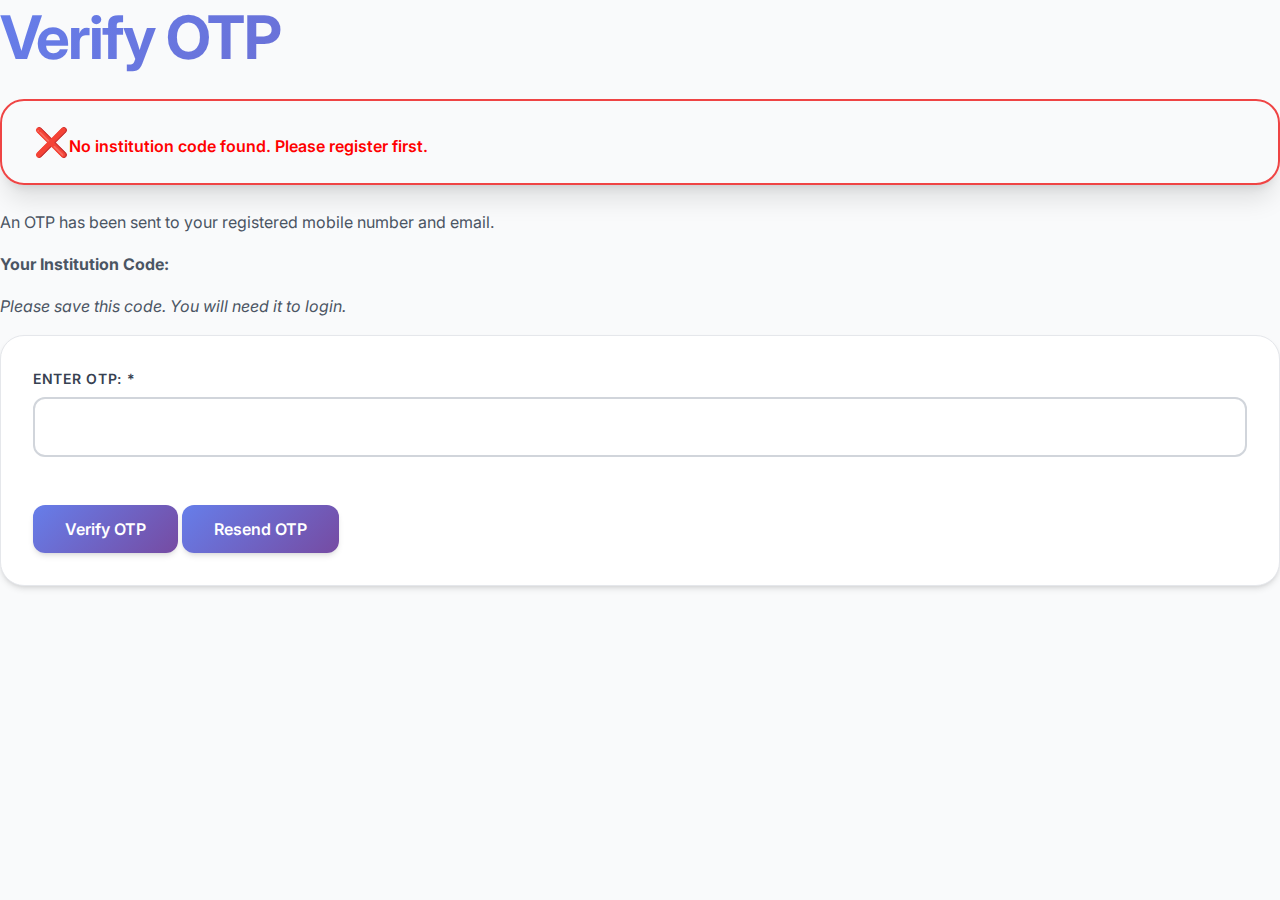
<file: verify-otp.html>
<!DOCTYPE html>
<html lang="en">
<head>
    <meta charset="UTF-8">
    <meta name="viewport" content="width=device-width, initial-scale=1.0">
    <title>Verify OTP</title>
     <link rel="preconnect" href="https://fonts.googleapis.com">
    <link rel="preconnect" href="https://fonts.gstatic.com" crossorigin>
    <link href="https://fonts.googleapis.com/css2?family=Inter:wght@300;400;600;700;800&display=swap" rel="stylesheet">
    <link rel="stylesheet" href="css/style.css"></head>


</head>
<body>
    <div id="verify-otp-container">
        <h1>Verify OTP</h1>
        
        <div id="loading" style="display:none;">Loading...</div>
        <div id="error-message" style="display:none; color:red;"></div>
        <div id="success-message" style="display:none; color:green;"></div>
        
        <p>An OTP has been sent to your registered mobile number and email.</p>
        
        <div id="institution-code-display">
            <p><strong>Your Institution Code:</strong> <span id="code-value"></span></p>
            <p><em>Please save this code. You will need it to login.</em></p>
        </div>
        
        <form id="verify-otp-form">
            <div>
                <label for="otp">Enter OTP: *</label>
                <input type="text" id="otp" maxlength="6" required>
            </div>
            
            <br>
            <button type="submit">Verify OTP</button>
            <button type="button" onclick="resendOTP()">Resend OTP</button>
        </form>
    </div>

    <script src="js/config-v2.js"></script>
    <script src="js/api.js"></script>
    <script src="js/utils.js"></script>
    <script>
        let institutionCode = null;
        
        document.addEventListener('DOMContentLoaded', function() {
            // Get institution code from localStorage
            institutionCode = localStorage.getItem('pendingInstitutionCode');
            
            if (!institutionCode) {
                showError('No institution code found. Please register first.');
                setTimeout(() => {
                    window.location.href = 'register.html';
                }, 2000);
                return;
            }
            
            // Display institution code
            document.getElementById('code-value').textContent = institutionCode;
            
            // Handle form submission
            const form = document.getElementById('verify-otp-form');
            form.addEventListener('submit', handleVerifyOTP);
        });
        
        async function handleVerifyOTP(e) {
            e.preventDefault();
            
            const otp = document.getElementById('otp').value.trim();
            
            if (!otp || otp.length !== 6) {
                showError('Please enter a valid 6-digit OTP');
                return;
            }
            
            try {
                showLoading('Verifying OTP...');
                
                const response = await apiPost(API_ENDPOINTS.VERIFY_OTP, {
                    institutionCode: institutionCode,
                    otp: otp
                }, false);
                
                hideLoading();
                
                if (response.success) {
                    showSuccess(response.message);
                    
                    // Redirect to set password page
                    setTimeout(() => {
                        window.location.href = 'set-password.html';
                    }, 1500);
                }
                
            } catch (error) {
                hideLoading();
                showError(error.message);
            }
        }
        
        async function resendOTP() {
            try {
                showLoading('Resending OTP...');
                
                const response = await apiPost(API_ENDPOINTS.RESEND_OTP, {
                    institutionCode: institutionCode
                }, false);
                
                hideLoading();
                
                if (response.success) {
                    showSuccess(response.message);
                    // Show OTP for development
                    alert('New OTP: ' + response.otp);
                }
                
            } catch (error) {
                hideLoading();
                showError(error.message);
            }
        }
    </script>
</body>
</html>
</file>
<file: css/style.css>
/* ===================================
   INSTITUTION MANAGEMENT SYSTEM
   ULTIMATE PROFESSIONAL CSS
   Team H2O - EdTech Startup
   
   Perfect for BOTH:
   ✓ Desktop/Laptop (Hover Effects)
   ✓ Mobile/Tablet (Touch Interactions)
   ✓ Android WebView Apps
   =================================== */

/* ===================================
   CSS VARIABLES (DESIGN SYSTEM)
   =================================== */
:root {
    /* Brand Colors - Premium EdTech Palette */
    --primary-50: #eef2ff;
    --primary-100: #e0e7ff;
    --primary-200: #c7d2fe;
    --primary-300: #a5b4fc;
    --primary-400: #818cf8;
    --primary-500: #6366f1;
    --primary-600: #4f46e5;
    --primary-700: #4338ca;
    --primary-800: #3730a3;
    --primary-900: #312e81;
    
    --secondary-500: #8b5cf6;
    --secondary-600: #7c3aed;
    --secondary-700: #6d28d9;
    
    --accent-cyan: #06b6d4;
    --accent-teal: #14b8a6;
    --accent-emerald: #10b981;
    
    /* Gradients - Professional & Modern */
    --gradient-primary: linear-gradient(135deg, #667eea 0%, #764ba2 100%);
    --gradient-secondary: linear-gradient(135deg, #6366f1 0%, #8b5cf6 100%);
    --gradient-success: linear-gradient(135deg, #10b981 0%, #059669 100%);
    --gradient-danger: linear-gradient(135deg, #ef4444 0%, #dc2626 100%);
    --gradient-warning: linear-gradient(135deg, #f59e0b 0%, #d97706 100%);
    --gradient-info: linear-gradient(135deg, #3b82f6 0%, #2563eb 100%);
    --gradient-purple: linear-gradient(135deg, #8b5cf6 0%, #6d28d9 100%);
    --gradient-blue: linear-gradient(135deg, #3b82f6 0%, #1d4ed8 100%);
    --gradient-glass: linear-gradient(135deg, rgba(255, 255, 255, 0.1) 0%, rgba(255, 255, 255, 0.05) 100%);
    
    /* Neutral Colors - Complete Scale */
    --white: #ffffff;
    --black: #000000;
    --gray-50: #f9fafb;
    --gray-100: #f3f4f6;
    --gray-200: #e5e7eb;
    --gray-300: #d1d5db;
    --gray-400: #9ca3af;
    --gray-500: #6b7280;
    --gray-600: #4b5563;
    --gray-700: #374151;
    --gray-800: #1f2937;
    --gray-900: #111827;
    --gray-950: #030712;
    
    /* Semantic Colors - Complete Palette */
    --success-50: #ecfdf5;
    --success-500: #10b981;
    --success-600: #059669;
    --success-700: #047857;
    
    --error-50: #fef2f2;
    --error-500: #ef4444;
    --error-600: #dc2626;
    --error-700: #b91c1c;
    
    --warning-50: #fffbeb;
    --warning-500: #f59e0b;
    --warning-600: #d97706;
    --warning-700: #b45309;
    
    --info-50: #eff6ff;
    --info-500: #3b82f6;
    --info-600: #2563eb;
    --info-700: #1d4ed8;
    
    /* Spacing Scale - Perfect Harmony */
    --space-0: 0;
    --space-1: 0.25rem;   /* 4px */
    --space-2: 0.5rem;    /* 8px */
    --space-3: 0.75rem;   /* 12px */
    --space-4: 1rem;      /* 16px */
    --space-5: 1.25rem;   /* 20px */
    --space-6: 1.5rem;    /* 24px */
    --space-8: 2rem;      /* 32px */
    --space-10: 2.5rem;   /* 40px */
    --space-12: 3rem;     /* 48px */
    --space-16: 4rem;     /* 64px */
    --space-20: 5rem;     /* 80px */
    --space-24: 6rem;     /* 96px */
    
    /* Border Radius Scale */
    --radius-none: 0;
    --radius-sm: 0.25rem;   /* 4px */
    --radius-base: 0.375rem; /* 6px */
    --radius-md: 0.5rem;    /* 8px */
    --radius-lg: 0.75rem;   /* 12px */
    --radius-xl: 1rem;      /* 16px */
    --radius-2xl: 1.5rem;   /* 24px */
    --radius-3xl: 2rem;     /* 32px */
    --radius-full: 9999px;
    
    /* Enhanced Shadow System */
    --shadow-xs: 0 1px 2px 0 rgb(0 0 0 / 0.05);
    --shadow-sm: 0 1px 3px 0 rgb(0 0 0 / 0.1), 0 1px 2px -1px rgb(0 0 0 / 0.1);
    --shadow-md: 0 4px 6px -1px rgb(0 0 0 / 0.1), 0 2px 4px -2px rgb(0 0 0 / 0.1);
    --shadow-lg: 0 10px 15px -3px rgb(0 0 0 / 0.1), 0 4px 6px -4px rgb(0 0 0 / 0.1);
    --shadow-xl: 0 20px 25px -5px rgb(0 0 0 / 0.1), 0 8px 10px -6px rgb(0 0 0 / 0.1);
    --shadow-2xl: 0 25px 50px -12px rgb(0 0 0 / 0.25);
    --shadow-inner: inset 0 2px 4px 0 rgb(0 0 0 / 0.05);
    --shadow-glow: 0 0 20px rgb(99 102 241 / 0.4);
    --shadow-colored: 0 10px 30px -5px rgb(99 102 241 / 0.3);
    
    /* Typography System */
    --font-sans: 'Inter', -apple-system, BlinkMacSystemFont, 'Segoe UI', Roboto, 'Helvetica Neue', Arial, sans-serif;
    --font-mono: 'Fira Code', 'SF Mono', 'Consolas', 'Monaco', 'Courier New', monospace;
    --font-display: 'Inter', system-ui, sans-serif;
    
    /* Font Size Scale */
    --text-xs: 0.75rem;     /* 12px */
    --text-sm: 0.875rem;    /* 14px */
    --text-base: 1rem;      /* 16px */
    --text-lg: 1.125rem;    /* 18px */
    --text-xl: 1.25rem;     /* 20px */
    --text-2xl: 1.5rem;     /* 24px */
    --text-3xl: 1.875rem;   /* 30px */
    --text-4xl: 2.25rem;    /* 36px */
    --text-5xl: 3rem;       /* 48px */
    --text-6xl: 3.75rem;    /* 60px */
    --text-7xl: 4.5rem;     /* 72px */
    
    /* Line Height */
    --leading-none: 1;
    --leading-tight: 1.25;
    --leading-snug: 1.375;
    --leading-normal: 1.5;
    --leading-relaxed: 1.625;
    --leading-loose: 2;
    
    /* Letter Spacing */
    --tracking-tighter: -0.05em;
    --tracking-tight: -0.025em;
    --tracking-normal: 0em;
    --tracking-wide: 0.025em;
    --tracking-wider: 0.05em;
    --tracking-widest: 0.1em;
    
    /* Transitions - Perfect Timing */
    --duration-75: 75ms;
    --duration-100: 100ms;
    --duration-150: 150ms;
    --duration-200: 200ms;
    --duration-300: 300ms;
    --duration-500: 500ms;
    --duration-700: 700ms;
    --duration-1000: 1000ms;
    
    --ease-linear: linear;
    --ease-in: cubic-bezier(0.4, 0, 1, 1);
    --ease-out: cubic-bezier(0, 0, 0.2, 1);
    --ease-in-out: cubic-bezier(0.4, 0, 0.2, 1);
    --ease-bounce: cubic-bezier(0.34, 1.56, 0.64, 1);
    --ease-elastic: cubic-bezier(0.68, -0.55, 0.265, 1.55);
    
    /* Z-index Scale */
    --z-0: 0;
    --z-10: 10;
    --z-20: 20;
    --z-30: 30;
    --z-40: 40;
    --z-50: 50;
    --z-dropdown: 1000;
    --z-sticky: 1020;
    --z-fixed: 1030;
    --z-modal-backdrop: 1040;
    --z-modal: 1050;
    --z-popover: 1060;
    --z-tooltip: 1070;
    
    /* Mobile Specific */
    --mobile-header-height: 56px;
    --mobile-bottom-nav: 60px;
    --mobile-fab-size: 56px;
    --touch-target-min: 44px;
    
    /* Safe Area Insets */
    --safe-top: env(safe-area-inset-top, 0);
    --safe-right: env(safe-area-inset-right, 0);
    --safe-bottom: env(safe-area-inset-bottom, 0);
    --safe-left: env(safe-area-inset-left, 0);
}

/* ===================================
   RESET & BASE STYLES
   =================================== */
*,
*::before,
*::after {
    margin: 0;
    padding: 0;
    box-sizing: border-box;
    -webkit-tap-highlight-color: transparent;
}

html {
    font-size: 16px;
    scroll-behavior: smooth;
    -webkit-font-smoothing: antialiased;
    -moz-osx-font-smoothing: grayscale;
    -webkit-text-size-adjust: 100%;
    text-rendering: optimizeLegibility;
    height: 100%;
}

body {
    font-family: var(--font-sans);
    font-size: var(--text-base);
    line-height: var(--leading-normal);
    color: var(--gray-900);
    background: var(--gray-50);
    min-height: 100vh;
    min-height: -webkit-fill-available;
    overflow-x: hidden;
    position: relative;
    transition: background-color var(--duration-300) var(--ease-out);
}

/* Better text selection */
::selection {
    background: var(--primary-200);
    color: var(--primary-900);
}

::-moz-selection {
    background: var(--primary-200);
    color: var(--primary-900);
}

/* ===================================
   ENHANCED TYPOGRAPHY
   =================================== */
h1, h2, h3, h4, h5, h6 {
    font-family: var(--font-display);
    font-weight: 700;
    line-height: var(--leading-tight);
    color: var(--gray-900);
    margin-bottom: var(--space-4);
    letter-spacing: var(--tracking-tight);
}

h1 {
    font-size: clamp(2rem, 6vw + 1rem, 3.75rem);
    background: var(--gradient-primary);
    -webkit-background-clip: text;
    -webkit-text-fill-color: transparent;
    background-clip: text;
    margin-bottom: var(--space-6);
}

h2 {
    font-size: clamp(1.5rem, 4vw + 1rem, 2.25rem);
    color: var(--gray-800);
}

h3 {
    font-size: clamp(1.25rem, 3vw + 0.5rem, 1.875rem);
    color: var(--gray-800);
}

h4 {
    font-size: var(--text-xl);
    font-weight: 600;
}

h5 {
    font-size: var(--text-lg);
    font-weight: 600;
}

h6 {
    font-size: var(--text-base);
    font-weight: 600;
    text-transform: uppercase;
    letter-spacing: var(--tracking-wider);
}

p {
    margin-bottom: var(--space-4);
    color: var(--gray-600);
    line-height: var(--leading-relaxed);
}

a {
    color: var(--primary-600);
    text-decoration: none;
    transition: all var(--duration-200) var(--ease-out);
    position: relative;
}

/* Desktop Hover Effects */
@media (hover: hover) {
    a:hover {
        color: var(--primary-700);
    }
    
    a::after {
        content: '';
        position: absolute;
        width: 0;
        height: 2px;
        bottom: -2px;
        left: 0;
        background: var(--gradient-primary);
        transition: width var(--duration-300) var(--ease-out);
    }
    
    a:hover::after {
        width: 100%;
    }
}

/* Mobile Touch Effects */
@media (hover: none) {
    a:active {
        color: var(--primary-700);
        opacity: 0.8;
    }
}

/* ===================================
   CONTAINER & LAYOUT
   =================================== */
.container {
    width: 100%;
    max-width: 100%;
    margin: 0 auto;
    padding: 0 var(--space-4);
}

@media (min-width: 640px) {
    .container { max-width: 640px; padding: 0 var(--space-6); }
}

@media (min-width: 768px) {
    .container { max-width: 768px; }
}

@media (min-width: 1024px) {
    .container { max-width: 1024px; padding: 0 var(--space-8); }
}

@media (min-width: 1280px) {
    .container { max-width: 1280px; }
}

@media (min-width: 1536px) {
    .container { max-width: 1536px; padding: 0 var(--space-10); }
}

/* ===================================
   PREMIUM HEADER - WORKS EVERYWHERE
   =================================== */
#header {
    background: var(--gradient-primary);
    color: var(--white);
    padding: var(--space-4) var(--space-6);
    position: sticky;
    top: 0;
    z-index: var(--z-sticky);
    backdrop-filter: blur(20px) saturate(180%);
    -webkit-backdrop-filter: blur(20px) saturate(180%);
    box-shadow: var(--shadow-lg), 0 0 0 1px rgba(255, 255, 255, 0.1) inset;
    display: flex;
    justify-content: space-between;
    align-items: center;
    gap: var(--space-4);
    min-height: var(--mobile-header-height);
    padding-top: max(var(--space-4), var(--safe-top));
    transition: all var(--duration-300) var(--ease-out);
}

/* Header hover effect (desktop only) */
@media (hover: hover) {
    #header:hover {
        box-shadow: var(--shadow-xl), 0 0 0 1px rgba(255, 255, 255, 0.2) inset;
    }
}

#header h1 {
    margin: 0;
    font-size: clamp(1.125rem, 4vw, 1.5rem);
    -webkit-text-fill-color: var(--white);
    background: none;
    font-weight: 800;
    letter-spacing: var(--tracking-tight);
}

#header button {
    background: rgba(255, 255, 255, 0.15);
    color: var(--white);
    border: 1.5px solid rgba(255, 255, 255, 0.3);
    padding: var(--space-2) var(--space-6);
    border-radius: var(--radius-full);
    font-weight: 600;
    font-size: var(--text-sm);
    transition: all var(--duration-200) var(--ease-out);
    backdrop-filter: blur(10px);
    -webkit-backdrop-filter: blur(10px);
    min-height: var(--touch-target-min);
    white-space: nowrap;
    cursor: pointer;
}

/* Desktop hover */
@media (hover: hover) {
    #header button:hover {
        background: rgba(255, 255, 255, 0.25);
        border-color: rgba(255, 255, 255, 0.5);
        transform: translateY(-2px);
        box-shadow: 0 4px 12px rgba(0, 0, 0, 0.15);
    }
}

/* Mobile touch */
@media (hover: none) {
    #header button:active {
        background: rgba(255, 255, 255, 0.3);
        transform: scale(0.98);
    }
}

/* ===================================
   PROFESSIONAL BUTTONS - DUAL MODE
   =================================== */
button,
.btn {
    display: inline-flex;
    align-items: center;
    justify-content: center;
    gap: var(--space-2);
    padding: var(--space-4) var(--space-8);
    min-height: var(--touch-target-min);
    font-size: var(--text-base);
    font-weight: 600;
    font-family: inherit;
    line-height: var(--leading-none);
    text-align: center;
    text-decoration: none;
    cursor: pointer;
    border: none;
    border-radius: var(--radius-lg);
    transition: all var(--duration-200) var(--ease-out);
    background: var(--gradient-primary);
    color: var(--white);
    box-shadow: var(--shadow-md);
    position: relative;
    overflow: hidden;
    user-select: none;
    -webkit-user-select: none;
    touch-action: manipulation;
}

/* Animated shine effect */
button::before,
.btn::before {
    content: '';
    position: absolute;
    top: 0;
    left: -100%;
    width: 100%;
    height: 100%;
    background: linear-gradient(90deg, transparent, rgba(255, 255, 255, 0.3), transparent);
    transition: left var(--duration-500) var(--ease-out);
}

/* Desktop hover effects */
@media (hover: hover) {
    button:hover,
    .btn:hover {
        transform: translateY(-2px);
        box-shadow: var(--shadow-lg), var(--shadow-colored);
    }
    
    button:hover::before,
    .btn:hover::before {
        left: 100%;
    }
    
   button::after,
    .btn::after {
    content: '';
    position: absolute;
    inset: 0;
    border-radius: var(--radius-lg);
    padding: 2px;
    background: linear-gradient(
        135deg,
        rgba(255, 255, 255, 0.5),
        rgba(255, 255, 255, 0)
    );

    /* Standard */
    mask: linear-gradient(#fff 0 0) content-box,
          linear-gradient(#fff 0 0);
    mask-composite: exclude;

    /* WebKit (Chrome, Safari, Edge) */
    -webkit-mask: linear-gradient(#fff 0 0) content-box,
                  linear-gradient(#fff 0 0);
    -webkit-mask-composite: xor;

    opacity: 0;
    transition: opacity var(--duration-200) var(--ease-out);
}

    button:hover::after,
    .btn:hover::after {
        opacity: 1;
    }
}

/* Mobile touch effects */
@media (hover: none) {
    button:active,
    .btn:active {
        transform: scale(0.97);
        box-shadow: var(--shadow-sm);
    }
}

button:disabled,
.btn:disabled {
    opacity: 0.5;
    cursor: not-allowed;
    transform: none;
    pointer-events: none;
}

/* Button Size Variants */
.btn-sm {
    padding: var(--space-2) var(--space-4);
    font-size: var(--text-sm);
    min-height: 36px;
}

.btn-lg {
    padding: var(--space-5) var(--space-10);
    font-size: var(--text-lg);
    min-height: 52px;
}

.btn-xl {
    padding: var(--space-6) var(--space-12);
    font-size: var(--text-xl);
    min-height: 60px;
}

/* Button Style Variants */
.btn-secondary {
    background: var(--gray-200);
    color: var(--gray-800);
    box-shadow: var(--shadow-sm);
}

@media (hover: hover) {
    .btn-secondary:hover {
        background: var(--gray-300);
        color: var(--gray-900);
    }
}

@media (hover: none) {
    .btn-secondary:active {
        background: var(--gray-300);
    }
}

.btn-success {
    background: var(--gradient-success);
}

.btn-danger {
    background: var(--gradient-danger);
}

.btn-warning {
    background: var(--gradient-warning);
}

.btn-info {
    background: var(--gradient-info);
}

.btn-outline {
    background: transparent;
    color: var(--primary-600);
    border: 2px solid var(--primary-600);
    box-shadow: none;
}

@media (hover: hover) {
    .btn-outline:hover {
        background: var(--primary-600);
        color: var(--white);
        border-color: var(--primary-600);
    }
}

@media (hover: none) {
    .btn-outline:active {
        background: var(--primary-600);
        color: var(--white);
    }
}

.btn-ghost {
    background: transparent;
    color: var(--primary-600);
    box-shadow: none;
}

@media (hover: hover) {
    .btn-ghost:hover {
        background: var(--primary-50);
    }
}

@media (hover: none) {
    .btn-ghost:active {
        background: var(--primary-100);
    }
}

.btn-icon {
    padding: var(--space-3);
    border-radius: var(--radius-full);
    width: var(--touch-target-min);
    height: var(--touch-target-min);
}

/* ===================================
   PREMIUM FORMS - INTERACTIVE
   =================================== */
form {
    background: var(--white);
    padding: var(--space-8);
    border-radius: var(--radius-2xl);
    box-shadow: var(--shadow-md);
    margin-bottom: var(--space-8);
    border: 1px solid var(--gray-200);
    transition: all var(--duration-300) var(--ease-out);
}

@media (hover: hover) {
    form:hover {
        box-shadow: var(--shadow-lg);
        border-color: var(--primary-200);
    }
}

form > div {
    margin-bottom: var(--space-6);
}

label {
    display: block;
    font-weight: 600;
    color: var(--gray-700);
    margin-bottom: var(--space-2);
    font-size: var(--text-sm);
    text-transform: uppercase;
    letter-spacing: var(--tracking-wider);
    transition: color var(--duration-200) var(--ease-out);
}

input[type="text"],
input[type="email"],
input[type="password"],
input[type="tel"],
input[type="number"],
input[type="date"],
input[type="time"],
input[type="search"],
input[type="url"],
input[type="file"],
select,
textarea {
    width: 100%;
    padding: var(--space-4) var(--space-6);
    min-height: var(--touch-target-min);
    font-size: var(--text-base);
    font-family: inherit;
    line-height: var(--leading-normal);
    color: var(--gray-900);
    background: var(--white);
    border: 2px solid var(--gray-300);
    border-radius: var(--radius-lg);
    transition: all var(--duration-200) var(--ease-out);
    -webkit-appearance: none;
    -moz-appearance: none;
    appearance: none;
}

/* Desktop hover effects */
@media (hover: hover) {
    input:hover,
    select:hover,
    textarea:hover {
        border-color: var(--primary-400);
    }
}

/* Focus state - works for all */
input:focus,
select:focus,
textarea:focus {
    outline: none;
    border-color: var(--primary-600);
    box-shadow: 0 0 0 4px var(--primary-100);
    background: var(--white);
}

/* Error state */
input.error,
select.error,
textarea.error {
    border-color: var(--error-500);
}

input.error:focus,
select.error:focus,
textarea.error:focus {
    box-shadow: 0 0 0 4px var(--error-50);
}

/* Success state */
input.success,
select.success,
textarea.success {
    border-color: var(--success-500);
}

input::placeholder,
textarea::placeholder {
    color: var(--gray-400);
}

/* File input */
input[type="file"] {
    padding: var(--space-3);
    cursor: pointer;
}

input[type="file"]::file-selector-button {
    padding: var(--space-3) var(--space-6);
    margin-right: var(--space-4);
    background: var(--gradient-primary);
    color: var(--white);
    border: none;
    border-radius: var(--radius-md);
    cursor: pointer;
    font-weight: 600;
    transition: all var(--duration-200) var(--ease-out);
}

@media (hover: hover) {
    input[type="file"]::file-selector-button:hover {
        transform: translateY(-1px);
        box-shadow: var(--shadow-md);
    }
}

@media (hover: none) {
    input[type="file"]::file-selector-button:active {
        transform: scale(0.98);
    }
}

/* Textarea */
textarea {
    min-height: 120px;
    resize: vertical;
}

/* Select dropdown */
select {
    background-image: url("data:image/svg+xml,%3Csvg xmlns='http://www.w3.org/2000/svg' fill='none' viewBox='0 0 20 20'%3E%3Cpath stroke='%236b7280' stroke-linecap='round' stroke-linejoin='round' stroke-width='1.5' d='M6 8l4 4 4-4'/%3E%3C/svg%3E");
    background-position: right var(--space-4) center;
    background-repeat: no-repeat;
    background-size: 1.5em 1.5em;
    padding-right: var(--space-12);
    cursor: pointer;
}

/* Checkbox & Radio */
input[type="checkbox"],
input[type="radio"] {
    width: 20px;
    height: 20px;
    margin-right: var(--space-2);
    cursor: pointer;
    accent-color: var(--primary-600);
    transition: transform var(--duration-150) var(--ease-out);
}

@media (hover: hover) {
    input[type="checkbox"]:hover,
    input[type="radio"]:hover {
        transform: scale(1.1);
    }
}

label:has(input[type="checkbox"]),
label:has(input[type="radio"]) {
    display: flex;
    align-items: center;
    gap: var(--space-2);
    font-weight: 400;
    text-transform: none;
    letter-spacing: normal;
    margin-bottom: var(--space-3);
    cursor: pointer;
    padding: var(--space-3);
    border-radius: var(--radius-md);
    min-height: var(--touch-target-min);
    transition: all var(--duration-150) var(--ease-out);
}

@media (hover: hover) {
    label:has(input[type="checkbox"]):hover,
    label:has(input[type="radio"]):hover {
        background: var(--gray-50);
        color: var(--primary-600);
    }
}

@media (hover: none) {
    label:has(input[type="checkbox"]):active,
    label:has(input[type="radio"]):active {
        background: var(--gray-100);
    }
}

/* ===================================
   RESPONSIVE TABLES - PRO LEVEL
   =================================== */
.table-wrapper {
    width: 100%;
    overflow-x: auto;
    -webkit-overflow-scrolling: touch;
    margin: var(--space-8) 0;
    border-radius: var(--radius-2xl);
    box-shadow: var(--shadow-lg);
    border: 1px solid var(--gray-200);
}

table {
    width: 100%;
    min-width: 600px;
    background: var(--white);
    border-collapse: separate;
    border-spacing: 0;
}

thead {
    background: var(--gradient-primary);
    color: var(--white);
    position: sticky;
    top: 0;
    z-index: var(--z-10);
}

thead th {
    padding: var(--space-5) var(--space-6);
    text-align: left;
    font-weight: 700;
    text-transform: uppercase;
    letter-spacing: var(--tracking-wider);
    font-size: var(--text-sm);
    white-space: nowrap;
    border-bottom: 3px solid var(--primary-700);
}

tbody tr {
    border-bottom: 1px solid var(--gray-200);
    transition: all var(--duration-200) var(--ease-out);
}

/* Desktop hover */
@media (hover: hover) {
    tbody tr:hover {
        background: var(--primary-50);
        transform: scale(1.01);
        box-shadow: var(--shadow-sm);
    }
}

/* Mobile touch */
@media (hover: none) {
    tbody tr:active {
        background: var(--primary-50);
    }
}

tbody tr:last-child {
    border-bottom: none;
}

tbody td {
    padding: var(--space-5) var(--space-6);
    color: var(--gray-700);
    font-size: var(--text-sm);
}

tbody td button {
    padding: var(--space-2) var(--space-4);
    font-size: var(--text-xs);
    margin: 0 var(--space-1);
}

/* Mobile card view */
@media (max-width: 640px) {
    .table-responsive {
        display: block;
        min-width: auto;
    }
    
    .table-responsive thead {
        display: none;
    }
    
    .table-responsive tbody,
    .table-responsive tr,
    .table-responsive td {
        display: block;
        width: 100%;
    }
    
    .table-responsive tr {
        margin-bottom: var(--space-6);
        background: var(--white);
        border-radius: var(--radius-xl);
        padding: var(--space-6);
        box-shadow: var(--shadow-md);
        border: 1px solid var(--gray-200);
    }
    
    .table-responsive td {
        padding: var(--space-3) 0;
        border: none;
        position: relative;
        padding-left: 45%;
        text-align: right;
    }
    
    .table-responsive td::before {
        content: attr(data-label);
        position: absolute;
        left: 0;
        width: 40%;
        padding-right: var(--space-4);
        font-weight: 700;
        color: var(--gray-900);
        text-align: left;
        text-transform: uppercase;
        font-size: var(--text-xs);
        letter-spacing: var(--tracking-wide);
    }
}

/* ===================================
   PREMIUM CARDS - INTERACTIVE
   =================================== */
.card {
    background: var(--white);
    border-radius: var(--radius-2xl);
    padding: var(--space-8);
    box-shadow: var(--shadow-md);
    transition: all var(--duration-300) var(--ease-out);
    border: 1px solid var(--gray-200);
    position: relative;
    overflow: hidden;
}

.card::before {
    content: '';
    position: absolute;
    top: 0;
    left: 0;
    right: 0;
    height: 4px;
    background: var(--gradient-primary);
    transform: scaleX(0);
    transform-origin: left;
    transition: transform var(--duration-300) var(--ease-out);
}

/* Desktop hover */
@media (hover: hover) {
    .card:hover {
        box-shadow: var(--shadow-xl);
        transform: translateY(-4px);
        border-color: var(--primary-300);
    }
    
    .card:hover::before {
        transform: scaleX(1);
    }
}

/* Mobile touch */
@media (hover: none) {
    .card:active {
        transform: scale(0.99);
        box-shadow: var(--shadow-lg);
    }
    
    .card:active::before {
        transform: scaleX(1);
    }
}

/* Card variants */
.card-interactive {
    cursor: pointer;
}

.card-highlighted {
    border-color: var(--primary-500);
    box-shadow: var(--shadow-lg), 0 0 0 1px var(--primary-200);
}

/* Stat Cards */
.stat-card {
    background: linear-gradient(135deg, var(--white) 0%, var(--gray-50) 100%);
    border-radius: var(--radius-2xl);
    padding: var(--space-8);
    text-align: center;
    box-shadow: var(--shadow-md);
    border: 2px solid var(--gray-200);
    transition: all var(--duration-300) var(--ease-out);
    position: relative;
    overflow: hidden;
}

.stat-card::before {
    content: '';
    position: absolute;
    top: 0;
    left: 0;
    right: 0;
    height: 5px;
    background: var(--gradient-primary);
}

.stat-card::after {
    content: '';
    position: absolute;
    inset: 0;
    background: radial-gradient(circle at top right, var(--primary-100), transparent 60%);
    opacity: 0;
    transition: opacity var(--duration-300) var(--ease-out);
}

@media (hover: hover) {
    .stat-card:hover {
        border-color: var(--primary-500);
        transform: translateY(-8px) scale(1.02);
        box-shadow: var(--shadow-2xl);
    }
    
    .stat-card:hover::after {
        opacity: 0.5;
    }
}

@media (hover: none) {
    .stat-card:active {
        transform: scale(0.98);
    }
}

.stat-card h3 {
    font-size: var(--text-xs);
    text-transform: uppercase;
    letter-spacing: var(--tracking-widest);
    color: var(--gray-600);
    font-weight: 700;
    margin-bottom: var(--space-2);
    position: relative;
    z-index: 1;
}

.stat-card p {
    font-size: clamp(2rem, 8vw, 3rem);
    font-weight: 900;
    background: var(--gradient-primary);
    -webkit-background-clip: text;
    -webkit-text-fill-color: transparent;
    background-clip: text;
    margin: 0;
    line-height: 1;
    position: relative;
    z-index: 1;
}

.stat-card small {
    display: block;
    margin-top: var(--space-3);
    color: var(--gray-500);
    font-size: var(--text-sm);
    font-weight: 500;
    position: relative;
    z-index: 1;
}

#stats-grid {
    display: grid;
    grid-template-columns: repeat(auto-fill, minmax(200px, 1fr));
    gap: var(--space-6);
    margin: var(--space-8) 0;
}

/* ===================================
   NAVIGATION TABS - PROFESSIONAL
   =================================== */
#section-tabs {
    display: flex;
    gap: var(--space-2);
    background: var(--white);
    padding: var(--space-3);
    border-radius: var(--radius-2xl);
    box-shadow: var(--shadow-md);
    margin-bottom: var(--space-8);
    overflow-x: auto;
    -webkit-overflow-scrolling: touch;
    scroll-snap-type: x mandatory;
    scrollbar-width: none;
    border: 1px solid var(--gray-200);
}

#section-tabs::-webkit-scrollbar {
    display: none;
}

#section-tabs button {
    flex: 0 0 auto;
    scroll-snap-align: start;
    min-width: 140px;
    padding: var(--space-4) var(--space-6);
    background: var(--gray-100);
    color: var(--gray-700);
    border: none;
    border-radius: var(--radius-xl);
    font-weight: 600;
    font-size: var(--text-sm);
    transition: all var(--duration-200) var(--ease-out);
    position: relative;
    white-space: nowrap;
    box-shadow: none;
}

#section-tabs button::after {
    content: '';
    position: absolute;
    bottom: 0;
    left: 50%;
    transform: translateX(-50%) scaleX(0);
    width: 70%;
    height: 3px;
    background: var(--gradient-primary);
    border-radius: var(--radius-full);
    transition: transform var(--duration-300) var(--ease-out);
}

/* Desktop hover */
@media (hover: hover) {
    #section-tabs button:hover {
        background: var(--primary-100);
        color: var(--primary-700);
        transform: translateY(-2px);
    }
}

/* Mobile touch */
@media (hover: none) {
    #section-tabs button:active {
        transform: scale(0.98);
    }
}

#section-tabs button.active,
#section-tabs button[style*="font-weight: bold"] {
    background: var(--gradient-primary);
    color: var(--white);
    box-shadow: var(--shadow-md);
}

#section-tabs button.active::after,
#section-tabs button[style*="font-weight: bold"]::after {
    transform: translateX(-50%) scaleX(1);
}

/* ===================================
   NAVIGATION CARDS - INTERACTIVE
   =================================== */
#nav-buttons,
.action-grid {
    display: grid;
    grid-template-columns: repeat(auto-fill, minmax(300px, 1fr));
    gap: var(--space-6);
    margin: var(--space-8) 0;
}

#nav-buttons button,
.action-card {
    padding: var(--space-8);
    text-align: left;
    background: linear-gradient(135deg, var(--white) 0%, var(--gray-50) 100%);
    border: 2px solid var(--gray-200);
    border-radius: var(--radius-2xl);
    transition: all var(--duration-300) var(--ease-out);
    position: relative;
    overflow: hidden;
    min-height: 180px;
    cursor: pointer;
    box-shadow: var(--shadow-md);
}

#nav-buttons button::before,
.action-card::before {
    content: '';
    position: absolute;
    top: 0;
    left: 0;
    width: 100%;
    height: 100%;
    background: var(--gradient-glass);
    opacity: 0;
    transition: opacity var(--duration-300) var(--ease-out);
}

/* Desktop hover */
@media (hover: hover) {
    #nav-buttons button:hover,
    .action-card:hover {
        border-color: var(--primary-500);
        transform: translateY(-8px) scale(1.02);
        box-shadow: var(--shadow-2xl), var(--shadow-colored);
    }
    
    #nav-buttons button:hover::before,
    .action-card:hover::before {
        opacity: 1;
    }
}

/* Mobile touch */
@media (hover: none) {
    #nav-buttons button:active,
    .action-card:active {
        transform: scale(0.98);
        box-shadow: var(--shadow-lg);
    }
    
    #nav-buttons button:active::before,
    .action-card:active::before {
        opacity: 0.5;
    }
}

#nav-buttons button h3,
.action-card h3 {
    position: relative;
    z-index: 1;
    font-size: var(--text-2xl);
    margin-bottom: var(--space-4);
    background: var(--gradient-primary);
    -webkit-background-clip: text;
    -webkit-text-fill-color: transparent;
    background-clip: text;
}

#nav-buttons button p,
.action-card p {
    position: relative;
    z-index: 1;
    color: var(--gray-700);
    font-weight: 500;
    margin-bottom: var(--space-2);
    font-size: var(--text-base);
}

#nav-buttons button small,
.action-card small {
    position: relative;
    z-index: 1;
    color: var(--gray-500);
    font-size: var(--text-sm);
}

/* ===================================
   PROFILE SECTION - ELEGANT
   =================================== */
#profile-section {
    background: linear-gradient(135deg, var(--white) 0%, var(--gray-50) 100%);
    border-radius: var(--radius-3xl);
    padding: var(--space-10);
    box-shadow: var(--shadow-xl);
    margin-bottom: var(--space-10);
    border: 2px solid var(--gray-200);
    position: relative;
    overflow: hidden;
}

#profile-section::before {
    content: '';
    position: absolute;
    top: 0;
    right: 0;
    width: 300px;
    height: 300px;
    background: radial-gradient(circle, var(--primary-100), transparent 70%);
    opacity: 0.5;
}

#logo-container {
    text-align: center;
    margin-bottom: var(--space-8);
    position: relative;
    z-index: 1;
}

#institution-logo {
    max-width: 180px;
    height: auto;
    border-radius: var(--radius-2xl);
    box-shadow: var(--shadow-xl);
    border: 4px solid var(--white);
    transition: transform var(--duration-300) var(--ease-out);
}

@media (hover: hover) {
    #institution-logo:hover {
        transform: scale(1.05) rotate(2deg);
    }
}

#profile-details {
    position: relative;
    z-index: 1;
}

#profile-details p {
    display: flex;
    justify-content: space-between;
    align-items: center;
    padding: var(--space-5);
    background: var(--white);
    border-radius: var(--radius-xl);
    margin-bottom: var(--space-3);
    border-left: 4px solid var(--primary-600);
    box-shadow: var(--shadow-sm);
    transition: all var(--duration-200) var(--ease-out);
}

@media (hover: hover) {
    #profile-details p:hover {
        transform: translateX(8px);
        box-shadow: var(--shadow-md);
        border-left-width: 6px;
    }
}

@media (hover: none) {
    #profile-details p:active {
        transform: scale(0.99);
    }
}

#profile-details strong {
    color: var(--gray-700);
    font-weight: 700;
    font-size: var(--text-sm);
    text-transform: uppercase;
    letter-spacing: var(--tracking-wide);
}

#profile-details span {
    color: var(--gray-900);
    font-weight: 600;
    text-align: right;
    word-break: break-word;
}

/* ===================================
   MESSAGES - TOAST NOTIFICATIONS
   =================================== */
#loading,
#error-message,
#success-message {
    padding: var(--space-5) var(--space-8);
    border-radius: var(--radius-2xl);
    margin: var(--space-6) 0;
    font-weight: 600;
    font-size: var(--text-base);
    display: flex;
    align-items: center;
    gap: var(--space-4);
    box-shadow: var(--shadow-xl);
    animation: slideInRight 0.4s var(--ease-bounce);
    position: relative;
    overflow: hidden;
}

@keyframes slideInRight {
    from {
        opacity: 0;
        transform: translateX(100px);
    }
    to {
        opacity: 1;
        transform: translateX(0);
    }
}

#loading {
    background: linear-gradient(135deg, var(--warning-50), var(--warning-100));
    color: var(--warning-700);
    border: 2px solid var(--warning-500);
}

#loading::before {
    content: '⏳';
    font-size: 1.75rem;
    animation: spin 2s linear infinite;
}

@keyframes spin {
    from { transform: rotate(0deg); }
    to { transform: rotate(360deg); }
}

#error-message {
    background: linear-gradient(135deg, var(--error-50), var(--error-100));
    color: var(--error-700);
    border: 2px solid var(--error-500);
}

#error-message::before {
    content: '❌';
    font-size: 1.75rem;
    animation: shake 0.5s var(--ease-elastic);
}

@keyframes shake {
    0%, 100% { transform: translateX(0); }
    25% { transform: translateX(-10px); }
    75% { transform: translateX(10px); }
}

#success-message {
    background: linear-gradient(135deg, var(--success-50), var(--success-100));
    color: var(--success-700);
    border: 2px solid var(--success-500);
}

#success-message::before {
    content: '✅';
    font-size: 1.75rem;
    animation: scaleIn 0.4s var(--ease-bounce);
}

@keyframes scaleIn {
    0% { transform: scale(0); }
    50% { transform: scale(1.2); }
    100% { transform: scale(1); }
}

/* ===================================
   LANDING PAGE - HERO
   =================================== */
#landing-container {
    display: flex;
    flex-direction: column;
    align-items: center;
    justify-content: center;
    min-height: 100vh;
    padding: var(--space-8);
    background: var(--gradient-primary);
    text-align: center;
    position: relative;
    overflow: hidden;
}

/* Animated mesh gradient */
#landing-container::before {
    content: '';
    position: absolute;
    inset: 0;
    background: 
        radial-gradient(circle at 20% 50%, rgba(99, 102, 241, 0.3) 0%, transparent 50%),
        radial-gradient(circle at 80% 80%, rgba(139, 92, 246, 0.3) 0%, transparent 50%),
        radial-gradient(circle at 40% 20%, rgba(6, 182, 212, 0.2) 0%, transparent 50%);
    animation: meshMove 15s ease-in-out infinite;
}

@keyframes meshMove {
    0%, 100% { transform: translate(0, 0); }
    33% { transform: translate(20px, -20px); }
    66% { transform: translate(-20px, 20px); }
}

/* Floating particles */
#landing-container::after {
    content: '';
    position: absolute;
    inset: 0;
    background-image: 
        radial-gradient(2px 2px at 20% 30%, white, transparent),
        radial-gradient(2px 2px at 60% 70%, white, transparent),
        radial-gradient(1px 1px at 50% 50%, white, transparent),
        radial-gradient(1px 1px at 80% 10%, white, transparent),
        radial-gradient(2px 2px at 90% 60%, white, transparent);
    background-size: 200px 200px;
    animation: floatParticles 20s linear infinite;
    opacity: 0.3;
}

@keyframes floatParticles {
    from { transform: translateY(0); }
    to { transform: translateY(-200px); }
}

#landing-container h1 {
    color: var(--white);
    -webkit-text-fill-color: var(--white);
    font-size: clamp(2.5rem, 10vw, 4.5rem);
    margin-bottom: var(--space-8);
    text-shadow: 0 4px 20px rgba(0, 0, 0, 0.3);
    position: relative;
    z-index: 1;
    animation: fadeInUp 0.8s var(--ease-out);
    font-weight: 900;
    letter-spacing: var(--tracking-tight);
}

@keyframes fadeInUp {
    from {
        opacity: 0;
        transform: translateY(40px);
    }
    to {
        opacity: 1;
        transform: translateY(0);
    }
}

#landing-container p {
    color: rgba(255, 255, 255, 0.9);
    font-size: var(--text-xl);
    margin-bottom: var(--space-10);
    position: relative;
    z-index: 1;
    animation: fadeInUp 0.8s var(--ease-out) 0.2s both;
}

#landing-options {
    background: var(--white);
    padding: var(--space-10);
    border-radius: var(--radius-3xl);
    box-shadow: var(--shadow-2xl);
    max-width: 550px;
    width: 100%;
    position: relative;
    z-index: 1;
    animation: fadeInUp 0.8s var(--ease-out) 0.4s both;
    border: 1px solid rgba(255, 255, 255, 0.2);
}

#landing-options h2 {
    margin-bottom: var(--space-8);
    color: var(--gray-900);
    font-size: var(--text-3xl);
}

#landing-options button {
    width: 100%;
    margin: var(--space-4) 0;
    padding: var(--space-6);
    font-size: var(--text-lg);
}

/* ===================================
   LOGIN TYPE SELECTOR
   =================================== */
#login-type-selector {
    display: grid;
    grid-template-columns: repeat(auto-fit, minmax(140px, 1fr));
    gap: var(--space-2);
    margin-bottom: var(--space-8);
    background: var(--gray-100);
    padding: var(--space-2);
    border-radius: var(--radius-2xl);
    box-shadow: var(--shadow-inner);
}

#login-type-selector button {
    background: transparent;
    color: var(--gray-700);
    box-shadow: none;
    font-size: var(--text-sm);
    padding: var(--space-4);
    border-radius: var(--radius-xl);
    transition: all var(--duration-200) var(--ease-out);
}

@media (hover: hover) {
    #login-type-selector button:hover {
        background: var(--white);
        transform: none;
    }
}

#login-type-selector button.active,
#login-type-selector button:disabled {
    background: var(--gradient-primary);
    color: var(--white);
    opacity: 1;
    box-shadow: var(--shadow-md);
}

/* ===================================
   SECTIONS & DIVIDERS
   =================================== */
.section,
.mapping-section {
    background: var(--white);
    border-radius: var(--radius-2xl);
    padding: var(--space-10);
    box-shadow: var(--shadow-md);
    margin-bottom: var(--space-8);
    border: 1px solid var(--gray-200);
    animation: fadeIn 0.6s var(--ease-out);
    transition: all var(--duration-300) var(--ease-out);
}

@media (hover: hover) {
    .section:hover,
    .mapping-section:hover {
        box-shadow: var(--shadow-lg);
    }
}

@keyframes fadeIn {
    from {
        opacity: 0;
        transform: translateY(30px);
    }
    to {
        opacity: 1;
        transform: translateY(0);
    }
}

hr {
    border: none;
    height: 3px;
    background: var(--gradient-primary);
    margin: var(--space-10) 0;
    border-radius: var(--radius-full);
    position: relative;
    overflow: hidden;
}

hr::after {
    content: '';
    position: absolute;
    top: 0;
    left: -100%;
    width: 100%;
    height: 100%;
    background: linear-gradient(90deg, transparent, rgba(255, 255, 255, 0.5), transparent);
    animation: shimmer 2s infinite;
}

@keyframes shimmer {
    to { left: 100%; }
}

/* ===================================
   FLOATING ACTION BUTTON
   =================================== */
.fab {
    position: fixed;
    bottom: calc(var(--space-8) + var(--safe-bottom));
    right: var(--space-8);
    width: var(--mobile-fab-size);
    height: var(--mobile-fab-size);
    border-radius: var(--radius-full);
    background: var(--gradient-primary);
    color: var(--white);
    display: flex;
    align-items: center;
    justify-content: center;
    box-shadow: var(--shadow-xl), var(--shadow-colored);
    z-index: var(--z-fixed);
    transition: all var(--duration-300) var(--ease-out);
    border: none;
    padding: 0;
    cursor: pointer;
}

@media (hover: hover) {
    .fab:hover {
        transform: scale(1.1) rotate(90deg);
        box-shadow: var(--shadow-2xl), var(--shadow-glow);
    }
}

@media (hover: none) {
    .fab:active {
        transform: scale(0.95);
    }
}

.fab::before {
    content: '+';
    font-size: 2.5rem;
    font-weight: 300;
    line-height: 1;
}

/* ===================================
   BOTTOM NAVIGATION (MOBILE)
   =================================== */
.bottom-nav {
    position: fixed;
    bottom: 0;
    left: 0;
    right: 0;
    background: var(--white);
    border-top: 1px solid var(--gray-200);
    padding: var(--space-2) var(--space-4);
    padding-bottom: max(var(--space-2), var(--safe-bottom));
    display: flex;
    justify-content: space-around;
    align-items: center;
    box-shadow: 0 -4px 20px rgba(0, 0, 0, 0.08);
    z-index: var(--z-fixed);
    backdrop-filter: blur(20px) saturate(180%);
    -webkit-backdrop-filter: blur(20px) saturate(180%);
}

.bottom-nav button {
    flex: 1;
    display: flex;
    flex-direction: column;
    align-items: center;
    gap: var(--space-1);
    background: transparent;
    border: none;
    color: var(--gray-500);
    font-size: var(--text-xs);
    padding: var(--space-2);
    border-radius: var(--radius-lg);
    transition: all var(--duration-200) var(--ease-out);
    box-shadow: none;
    min-height: auto;
}

.bottom-nav button.active {
    color: var(--primary-600);
    background: var(--primary-50);
}

@media (hover: hover) {
    .bottom-nav button:hover {
        color: var(--primary-600);
        background: var(--primary-50);
        transform: translateY(-2px);
    }
}

@media (hover: none) {
    .bottom-nav button:active {
        transform: scale(0.95);
    }
}

@media (min-width: 1024px) {
    .bottom-nav {
        display: none;
    }
}

/* ===================================
   MODAL / DIALOG
   =================================== */
.modal-backdrop {
    position: fixed;
    inset: 0;
    background: rgba(0, 0, 0, 0.6);
    backdrop-filter: blur(8px);
    -webkit-backdrop-filter: blur(8px);
    z-index: var(--z-modal-backdrop);
    display: flex;
    align-items: center;
    justify-content: center;
    padding: var(--space-8);
    animation: fadeIn 0.3s var(--ease-out);
}

.modal {
    background: var(--white);
    border-radius: var(--radius-3xl);
    max-width: 600px;
    width: 100%;
    max-height: 90vh;
    overflow-y: auto;
    box-shadow: var(--shadow-2xl);
    animation: slideUpModal 0.4s var(--ease-bounce);
    border: 1px solid var(--gray-200);
}

@keyframes slideUpModal {
    from {
        opacity: 0;
        transform: translateY(100px) scale(0.9);
    }
    to {
        opacity: 1;
        transform: translateY(0) scale(1);
    }
}

.modal-header {
    padding: var(--space-8);
    border-bottom: 2px solid var(--gray-100);
}

.modal-body {
    padding: var(--space-8);
}

.modal-footer {
    padding: var(--space-8);
    border-top: 2px solid var(--gray-100);
    display: flex;
    gap: var(--space-4);
    justify-content: flex-end;
}

/* ===================================
   SCROLLBAR STYLING
   =================================== */
::-webkit-scrollbar {
    width: 10px;
    height: 10px;
}

::-webkit-scrollbar-track {
    background: var(--gray-100);
    border-radius: var(--radius-full);
}

::-webkit-scrollbar-thumb {
    background: var(--gradient-primary);
    border-radius: var(--radius-full);
    border: 2px solid var(--gray-100);
}

@media (hover: hover) {
    ::-webkit-scrollbar-thumb:hover {
        background: var(--gradient-secondary);
    }
}

/* Firefox */
* {
    scrollbar-width: thin;
    scrollbar-color: var(--primary-600) var(--gray-100);
}

/* ===================================
   SKELETON LOADERS
   =================================== */
.skeleton {
    background: linear-gradient(
        90deg,
        var(--gray-200) 0%,
        var(--gray-100) 50%,
        var(--gray-200) 100%
    );
    background-size: 200% 100%;
    animation: shimmerSkeleton 1.5s ease-in-out infinite;
    border-radius: var(--radius-md);
}

@keyframes shimmerSkeleton {
    0% { background-position: -200% 0; }
    100% { background-position: 200% 0; }
}

.skeleton-text {
    height: 1em;
    margin-bottom: var(--space-2);
}

.skeleton-heading {
    height: 2em;
    margin-bottom: var(--space-4);
    width: 60%;
}

.skeleton-card {
    height: 200px;
}

/* ===================================
   ACCESSIBILITY
   =================================== */
*:focus-visible {
    outline: 3px solid var(--primary-500);
    outline-offset: 3px;
    border-radius: var(--radius-sm);
}

.sr-only {
    position: absolute;
    width: 1px;
    height: 1px;
    padding: 0;
    margin: -1px;
    overflow: hidden;
    clip: rect(0, 0, 0, 0);
    white-space: nowrap;
    border: 0;
}

/* Reduced motion */
@media (prefers-reduced-motion: reduce) {
    *,
    *::before,
    *::after {
        animation-duration: 0.01ms !important;
        animation-iteration-count: 1 !important;
        transition-duration: 0.01ms !important;
        scroll-behavior: auto !important;
    }
}

/* High contrast mode */
@media (prefers-contrast: high) {
    :root {
        --primary-600: #3730a3;
        --gray-700: #1f2937;
    }
    
    button,
    .btn {
        border: 2px solid currentColor;
    }
}

/* ===================================
   UTILITY CLASSES
   =================================== */
.text-center { text-align: center; }
.text-left { text-align: left; }
.text-right { text-align: right; }

.flex { display: flex; }
.flex-col { flex-direction: column; }
.flex-row { flex-direction: row; }
.items-center { align-items: center; }
.items-start { align-items: flex-start; }
.items-end { align-items: flex-end; }
.justify-center { justify-content: center; }
.justify-between { justify-content: space-between; }
.justify-around { justify-content: space-around; }
.justify-evenly { justify-content: space-evenly; }

.gap-1 { gap: var(--space-1); }
.gap-2 { gap: var(--space-2); }
.gap-3 { gap: var(--space-3); }
.gap-4 { gap: var(--space-4); }
.gap-6 { gap: var(--space-6); }
.gap-8 { gap: var(--space-8); }

.m-0 { margin: 0; }
.mt-0 { margin-top: 0; }
.mt-2 { margin-top: var(--space-2); }
.mt-4 { margin-top: var(--space-4); }
.mt-6 { margin-top: var(--space-6); }
.mt-8 { margin-top: var(--space-8); }

.mb-0 { margin-bottom: 0; }
.mb-2 { margin-bottom: var(--space-2); }
.mb-4 { margin-bottom: var(--space-4); }
.mb-6 { margin-bottom: var(--space-6); }
.mb-8 { margin-bottom: var(--space-8); }

.p-0 { padding: 0; }
.p-2 { padding: var(--space-2); }
.p-4 { padding: var(--space-4); }
.p-6 { padding: var(--space-6); }
.p-8 { padding: var(--space-8); }

.w-full { width: 100%; }
.h-full { height: 100%; }

.hidden { display: none; }
.block { display: block; }
.inline-block { display: inline-block; }

.relative { position: relative; }
.absolute { position: absolute; }
.fixed { position: fixed; }
.sticky { position: sticky; }

.rounded { border-radius: var(--radius-md); }
.rounded-lg { border-radius: var(--radius-lg); }
.rounded-xl { border-radius: var(--radius-xl); }
.rounded-2xl { border-radius: var(--radius-2xl); }
.rounded-full { border-radius: var(--radius-full); }

.shadow-sm { box-shadow: var(--shadow-sm); }
.shadow-md { box-shadow: var(--shadow-md); }
.shadow-lg { box-shadow: var(--shadow-lg); }
.shadow-xl { box-shadow: var(--shadow-xl); }

/* ===================================
   RESPONSIVE BREAKPOINTS
   =================================== */

/* Small Mobile */
@media (max-width: 374px) {
    :root {
        --space-8: 1.5rem;
        --space-10: 2rem;
    }
}

/* Medium Mobile */
@media (min-width: 375px) and (max-width: 639px) {
    #stats-grid {
        grid-template-columns: repeat(2, 1fr);
    }
}

/* Tablet */
@media (min-width: 768px) {
    #stats-grid {
        grid-template-columns: repeat(3, 1fr);
    }
}

/* Desktop */
@media (min-width: 1024px) {
    #header {
        border-radius: var(--radius-2xl);
        margin: var(--space-6);
    }
    
    #stats-grid {
        grid-template-columns: repeat(4, 1fr);
    }
    
    #nav-buttons,
    .action-grid {
        grid-template-columns: repeat(3, 1fr);
    }
}

/* ===================================
   TEAM H2O BRANDING
   =================================== */
.brand-logo {
    display: inline-flex;
    align-items: center;
    gap: var(--space-2);
    font-weight: 800;
    font-size: clamp(1.25rem, 4vw, 1.75rem);
    background: var(--gradient-primary);
    -webkit-background-clip: text;
    -webkit-text-fill-color: transparent;
    background-clip: text;
}

.powered-by {
    text-align: center;
    margin-top: var(--space-10);
    padding: var(--space-8);
    color: var(--gray-500);
    font-size: var(--text-sm);
}

.powered-by strong {
    background: var(--gradient-primary);
    -webkit-background-clip: text;
    -webkit-text-fill-color: transparent;
    background-clip: text;
    font-weight: 800;
    font-size: var(--text-lg);
}

/* ===================================
   PRINT STYLES
   =================================== */
@media print {
    body {
        background: white;
        color: black;
    }
    
    #header,
    button,
    .btn,
    .fab,
    .bottom-nav {
        display: none !important;
    }
    
    .section,
    .card {
        box-shadow: none;
        border: 1px solid #ddd;
        page-break-inside: avoid;
    }
}

/* ===================================
   END OF ULTIMATE PROFESSIONAL CSS
   =================================== */
</file>
